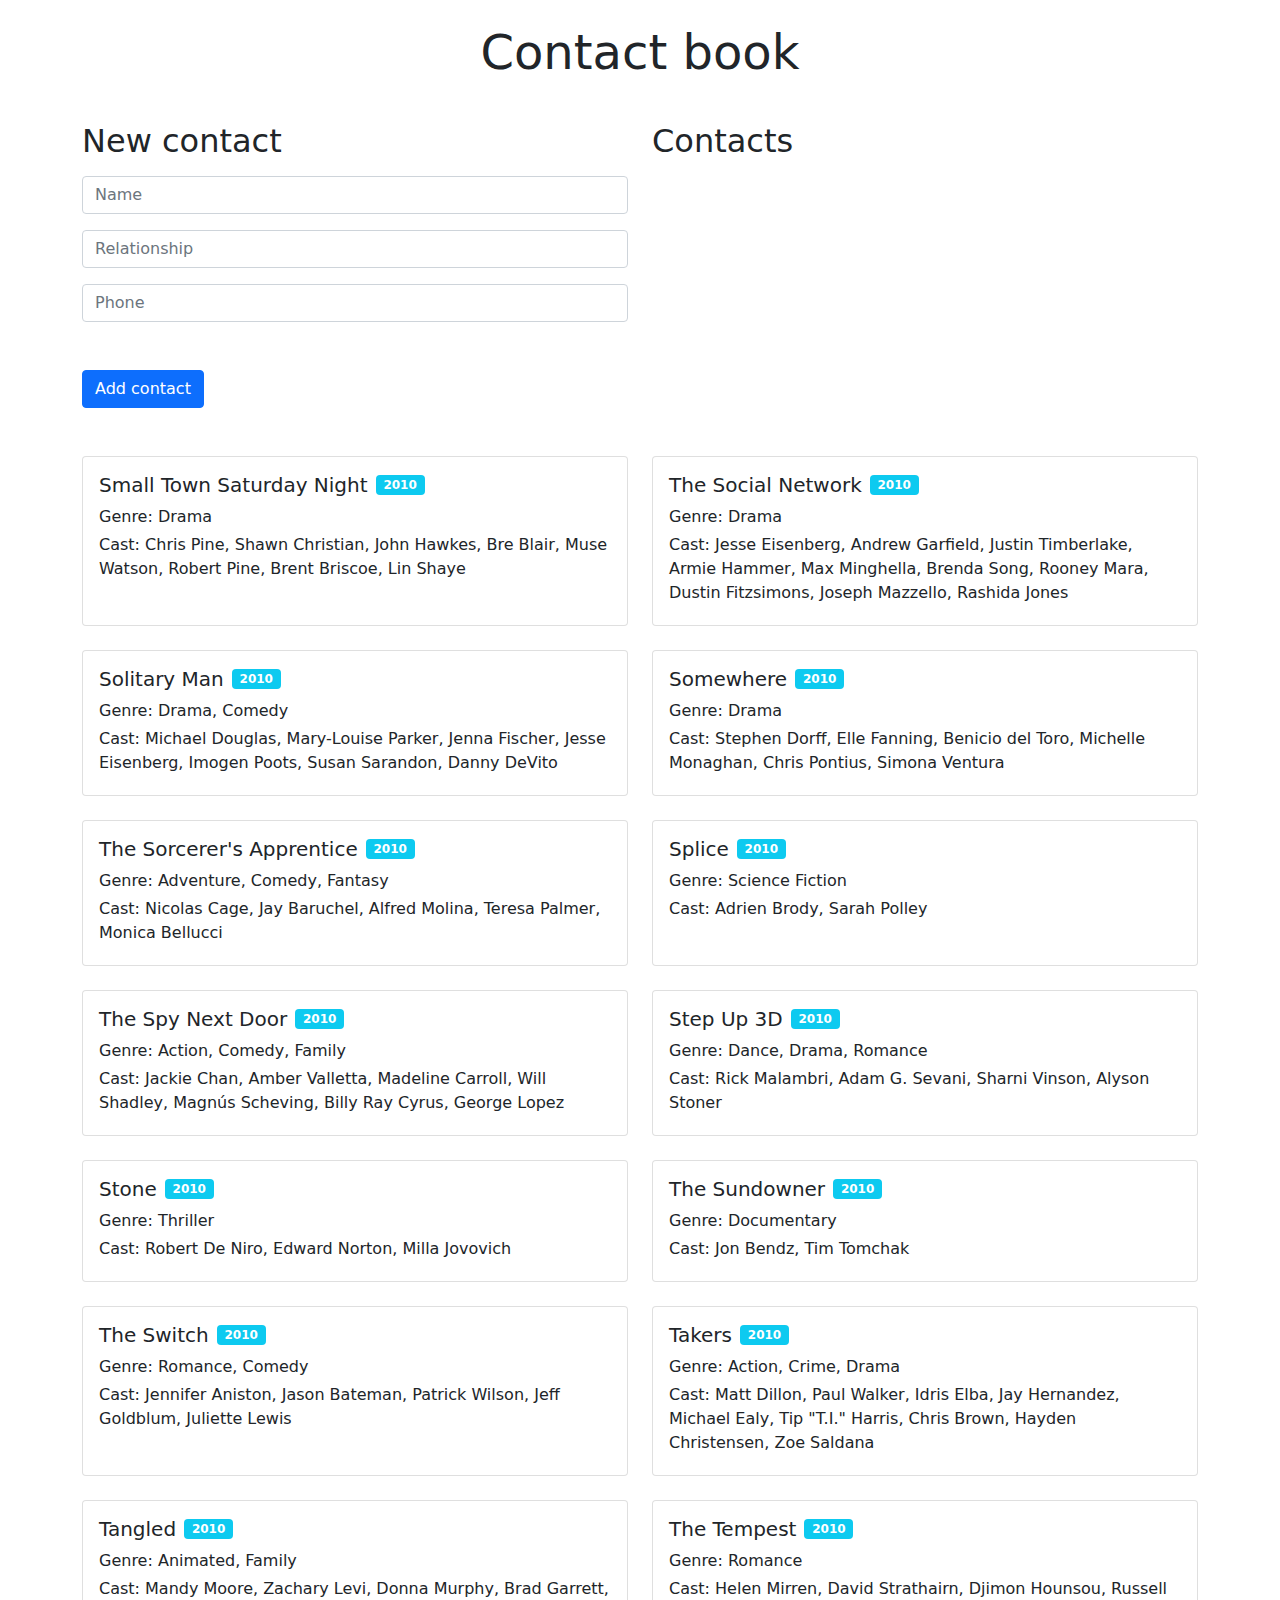
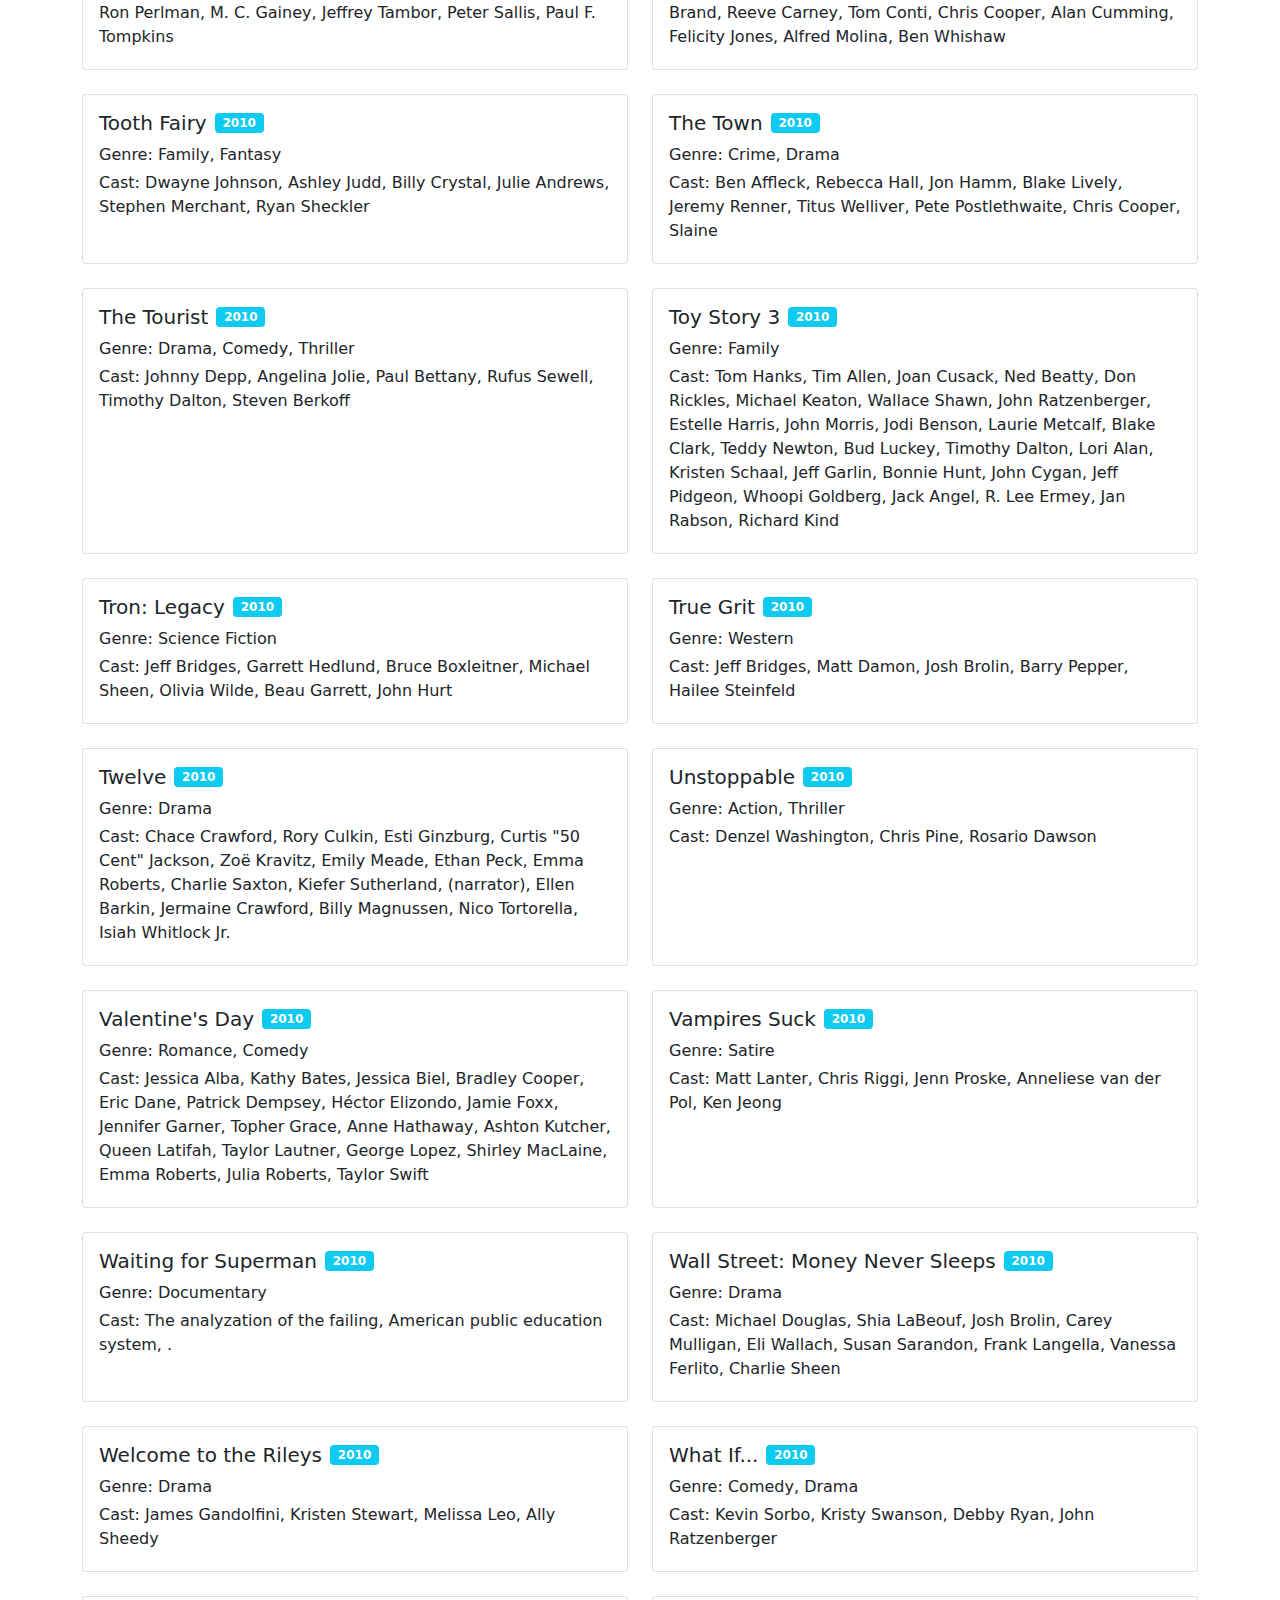
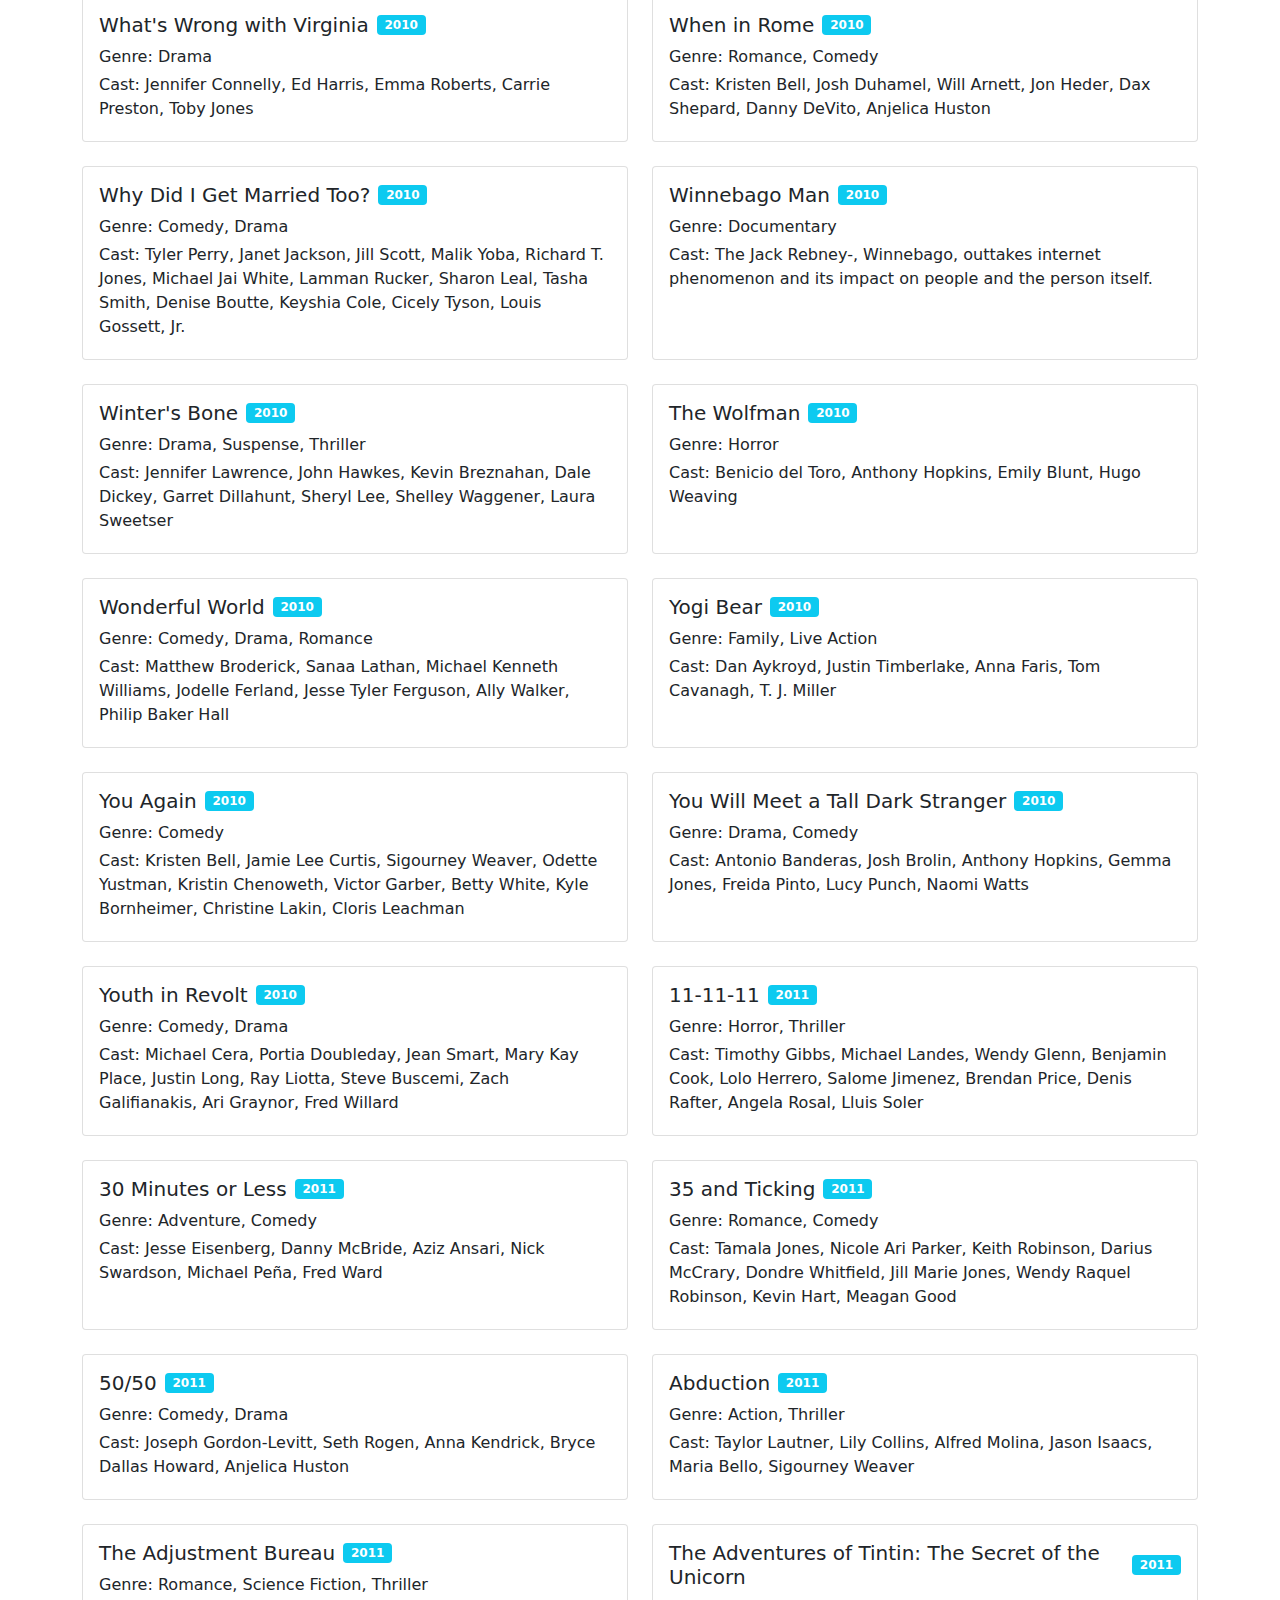
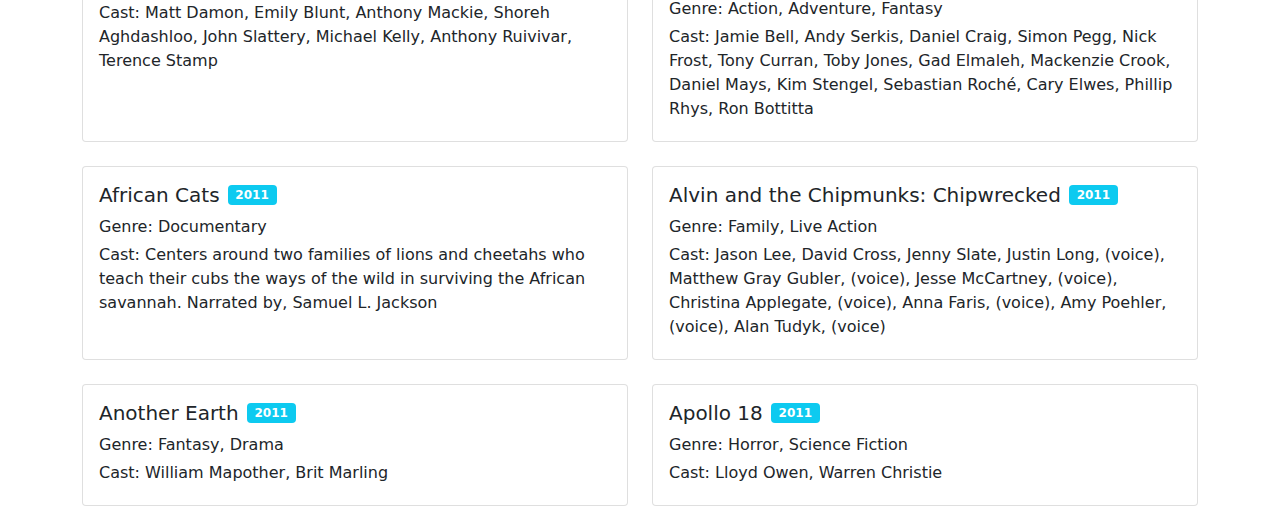
<file: dars.html>
<!DOCTYPE html>
<html lang="en">
<head>
  <meta charset="UTF-8">
  <meta http-equiv="X-UA-Compatible" content="IE=edge">
  <meta name="viewport" content="width=device-width, initial-scale=1.0">
  <title>JS lesson 6</title>
  <link rel="stylesheet" href="css/bootstrap5.min.css">
</head>
<body>

  <div class="container-lg">

    <header class="py-4 mb-3">
      <h1 class="display-5 mb-0 text-center">Contact book</h1>
    </header>


    <div class="row">
      <section class="col-md-6">
        <h2 class="mb-3">New contact</h2>

        <form class="js-new-contact-form" action="https://echo.htmlacademy.ru" method="POST">
          <div class="mb-3">
            <input class="form-control js-new-contact-name-input" type="text" name="name" placeholder="Name" aria-label="Name" required>
          </div>
          <div class="mb-3">
            <input class="form-control js-new-contact-relationship-input" type="text" list="relationship-list" name="relationship" placeholder="Relationship" aria-label="Relationship" required>

            <datalist id="relationship-list">
              <option>Family</option>
              <option>Friend</option>
              <option>Colleague</option>
              <option>Coursemate</option>
              <option>Classmate</option>
              <option>Apprentice</option>
            </datalist>
          </div>

          <div class="mb-3 position-relative mb-5 phone">
            <input class="phone-input form-control  js-new-contact-phone-input" type="tel" name="phone"
              placeholder="Phone"
              aria-label="Phone" pattern="\+[0-9]{2}[0-9]{3}[0-9]{3}[0-9]{4}" required>
              <span class="d-none phone-span text-danger small position-absolute">please enter proper</span>
          </div>

          <!-- Relationship -->
          <!-- Telefon -->
          <button class="btn btn-primary  mb-5">Add contact</button>
        </form>
      </section>

      <section class="contacts col-md-6">
        <h2 class="mb-3">Contacts</h2>

        <ul class="contacts__list list-group">
          <!-- <li class="list-group-item p-3">
            <h3 class="h5">Falonchi Pismadonchiyev</h3>
            <div class="mb-2">Lorem, ipsum dolor.</div>
            <a class="btn btn-outline-success btn-sm" href="tel:+998909213711">+998 90 921 37 11</a>
          </li> -->
        </ul>
      </section>
    </div>

  </div>

    <!--  KINO -->
    <div class="container">
      <div class="row movies">
        <!-- <div class="movie col-md-6 mb-4">

        </div> -->
      </div>
    </div>



    <template class="film">
      <div class="film-self col-md-6 mb-4">
        <div class="card h-100">
          <div class="card-body">
            <div class="d-flex align-items-center mb-2">
              <h3 class="film-name card-title h5 mb-0 me-2">Mickey Mouse</h3>
              <span class="film-year badge bg-info">2001</span>
            </div>
            <div class="mb-1">Genre: <span class="film-genre">Animation, Comedy</span></div>
            <div class="mb-1">Cast: <span class="film-actor">Bojalar, Millionchilar</span></div>
          </div>
        </div>
      </div>
    </template>

  <script src="js/bootstrap5.bundle.min.js"></script>
  <script src="js/kinolar.js"></script>
  <script src="js/dars.js"></script>
</body>
</html>
</file>
<file: css/bootstrap5.min.css>
@charset "UTF-8";/*!
 * Bootstrap v5.1.0 (https://getbootstrap.com/)
 * Copyright 2011-2021 The Bootstrap Authors
 * Copyright 2011-2021 Twitter, Inc.
 * Licensed under MIT (https://github.com/twbs/bootstrap/blob/main/LICENSE)
 */:root{--bs-blue:#0d6efd;--bs-indigo:#6610f2;--bs-purple:#6f42c1;--bs-pink:#d63384;--bs-red:#dc3545;--bs-orange:#fd7e14;--bs-yellow:#ffc107;--bs-green:#198754;--bs-teal:#20c997;--bs-cyan:#0dcaf0;--bs-white:#fff;--bs-gray:#6c757d;--bs-gray-dark:#343a40;--bs-gray-100:#f8f9fa;--bs-gray-200:#e9ecef;--bs-gray-300:#dee2e6;--bs-gray-400:#ced4da;--bs-gray-500:#adb5bd;--bs-gray-600:#6c757d;--bs-gray-700:#495057;--bs-gray-800:#343a40;--bs-gray-900:#212529;--bs-primary:#0d6efd;--bs-secondary:#6c757d;--bs-success:#198754;--bs-info:#0dcaf0;--bs-warning:#ffc107;--bs-danger:#dc3545;--bs-light:#f8f9fa;--bs-dark:#212529;--bs-primary-rgb:13,110,253;--bs-secondary-rgb:108,117,125;--bs-success-rgb:25,135,84;--bs-info-rgb:13,202,240;--bs-warning-rgb:255,193,7;--bs-danger-rgb:220,53,69;--bs-light-rgb:248,249,250;--bs-dark-rgb:33,37,41;--bs-white-rgb:255,255,255;--bs-black-rgb:0,0,0;--bs-body-rgb:33,37,41;--bs-font-sans-serif:system-ui,-apple-system,"Segoe UI",Roboto,"Helvetica Neue",Arial,"Noto Sans","Liberation Sans",sans-serif,"Apple Color Emoji","Segoe UI Emoji","Segoe UI Symbol","Noto Color Emoji";--bs-font-monospace:SFMono-Regular,Menlo,Monaco,Consolas,"Liberation Mono","Courier New",monospace;--bs-gradient:linear-gradient(180deg, rgba(255, 255, 255, 0.15), rgba(255, 255, 255, 0));--bs-body-font-family:var(--bs-font-sans-serif);--bs-body-font-size:1rem;--bs-body-font-weight:400;--bs-body-line-height:1.5;--bs-body-color:#212529;--bs-body-bg:#fff}*,::after,::before{box-sizing:border-box}@media (prefers-reduced-motion:no-preference){:root{scroll-behavior:smooth}}body{margin:0;font-family:var(--bs-body-font-family);font-size:var(--bs-body-font-size);font-weight:var(--bs-body-font-weight);line-height:var(--bs-body-line-height);color:var(--bs-body-color);text-align:var(--bs-body-text-align);background-color:var(--bs-body-bg);-webkit-text-size-adjust:100%;-webkit-tap-highlight-color:transparent}hr{margin:1rem 0;color:inherit;background-color:currentColor;border:0;opacity:.25}hr:not([size]){height:1px}.h1,.h2,.h3,.h4,.h5,.h6,h1,h2,h3,h4,h5,h6{margin-top:0;margin-bottom:.5rem;font-weight:500;line-height:1.2}.h1,h1{font-size:calc(1.375rem + 1.5vw)}@media (min-width:1200px){.h1,h1{font-size:2.5rem}}.h2,h2{font-size:calc(1.325rem + .9vw)}@media (min-width:1200px){.h2,h2{font-size:2rem}}.h3,h3{font-size:calc(1.3rem + .6vw)}@media (min-width:1200px){.h3,h3{font-size:1.75rem}}.h4,h4{font-size:calc(1.275rem + .3vw)}@media (min-width:1200px){.h4,h4{font-size:1.5rem}}.h5,h5{font-size:1.25rem}.h6,h6{font-size:1rem}p{margin-top:0;margin-bottom:1rem}abbr[data-bs-original-title],abbr[title]{-webkit-text-decoration:underline dotted;text-decoration:underline dotted;cursor:help;-webkit-text-decoration-skip-ink:none;text-decoration-skip-ink:none}address{margin-bottom:1rem;font-style:normal;line-height:inherit}ol,ul{padding-left:2rem}dl,ol,ul{margin-top:0;margin-bottom:1rem}ol ol,ol ul,ul ol,ul ul{margin-bottom:0}dt{font-weight:700}dd{margin-bottom:.5rem;margin-left:0}blockquote{margin:0 0 1rem}b,strong{font-weight:bolder}.small,small{font-size:.875em}.mark,mark{padding:.2em;background-color:#fcf8e3}sub,sup{position:relative;font-size:.75em;line-height:0;vertical-align:baseline}sub{bottom:-.25em}sup{top:-.5em}a{color:#0d6efd;text-decoration:underline}a:hover{color:#0a58ca}a:not([href]):not([class]),a:not([href]):not([class]):hover{color:inherit;text-decoration:none}code,kbd,pre,samp{font-family:var(--bs-font-monospace);font-size:1em;direction:ltr;unicode-bidi:bidi-override}pre{display:block;margin-top:0;margin-bottom:1rem;overflow:auto;font-size:.875em}pre code{font-size:inherit;color:inherit;word-break:normal}code{font-size:.875em;color:#d63384;word-wrap:break-word}a>code{color:inherit}kbd{padding:.2rem .4rem;font-size:.875em;color:#fff;background-color:#212529;border-radius:.2rem}kbd kbd{padding:0;font-size:1em;font-weight:700}figure{margin:0 0 1rem}img,svg{vertical-align:middle}table{caption-side:bottom;border-collapse:collapse}caption{padding-top:.5rem;padding-bottom:.5rem;color:#6c757d;text-align:left}th{text-align:inherit;text-align:-webkit-match-parent}tbody,td,tfoot,th,thead,tr{border-color:inherit;border-style:solid;border-width:0}label{display:inline-block}button{border-radius:0}button:focus:not(:focus-visible){outline:0}button,input,optgroup,select,textarea{margin:0;font-family:inherit;font-size:inherit;line-height:inherit}button,select{text-transform:none}[role=button]{cursor:pointer}select{word-wrap:normal}select:disabled{opacity:1}[list]::-webkit-calendar-picker-indicator{display:none}[type=button],[type=reset],[type=submit],button{-webkit-appearance:button}[type=button]:not(:disabled),[type=reset]:not(:disabled),[type=submit]:not(:disabled),button:not(:disabled){cursor:pointer}::-moz-focus-inner{padding:0;border-style:none}textarea{resize:vertical}fieldset{min-width:0;padding:0;margin:0;border:0}legend{float:left;width:100%;padding:0;margin-bottom:.5rem;font-size:calc(1.275rem + .3vw);line-height:inherit}@media (min-width:1200px){legend{font-size:1.5rem}}legend+*{clear:left}::-webkit-datetime-edit-day-field,::-webkit-datetime-edit-fields-wrapper,::-webkit-datetime-edit-hour-field,::-webkit-datetime-edit-minute,::-webkit-datetime-edit-month-field,::-webkit-datetime-edit-text,::-webkit-datetime-edit-year-field{padding:0}::-webkit-inner-spin-button{height:auto}[type=search]{outline-offset:-2px;-webkit-appearance:textfield}::-webkit-search-decoration{-webkit-appearance:none}::-webkit-color-swatch-wrapper{padding:0}::file-selector-button{font:inherit}::-webkit-file-upload-button{font:inherit;-webkit-appearance:button}output{display:inline-block}iframe{border:0}summary{display:list-item;cursor:pointer}progress{vertical-align:baseline}[hidden]{display:none!important}.lead{font-size:1.25rem;font-weight:300}.display-1{font-size:calc(1.625rem + 4.5vw);font-weight:300;line-height:1.2}@media (min-width:1200px){.display-1{font-size:5rem}}.display-2{font-size:calc(1.575rem + 3.9vw);font-weight:300;line-height:1.2}@media (min-width:1200px){.display-2{font-size:4.5rem}}.display-3{font-size:calc(1.525rem + 3.3vw);font-weight:300;line-height:1.2}@media (min-width:1200px){.display-3{font-size:4rem}}.display-4{font-size:calc(1.475rem + 2.7vw);font-weight:300;line-height:1.2}@media (min-width:1200px){.display-4{font-size:3.5rem}}.display-5{font-size:calc(1.425rem + 2.1vw);font-weight:300;line-height:1.2}@media (min-width:1200px){.display-5{font-size:3rem}}.display-6{font-size:calc(1.375rem + 1.5vw);font-weight:300;line-height:1.2}@media (min-width:1200px){.display-6{font-size:2.5rem}}.list-unstyled{padding-left:0;list-style:none}.list-inline{padding-left:0;list-style:none}.list-inline-item{display:inline-block}.list-inline-item:not(:last-child){margin-right:.5rem}.initialism{font-size:.875em;text-transform:uppercase}.blockquote{margin-bottom:1rem;font-size:1.25rem}.blockquote>:last-child{margin-bottom:0}.blockquote-footer{margin-top:-1rem;margin-bottom:1rem;font-size:.875em;color:#6c757d}.blockquote-footer::before{content:"— "}.img-fluid{max-width:100%;height:auto}.img-thumbnail{padding:.25rem;background-color:#fff;border:1px solid #dee2e6;border-radius:.25rem;max-width:100%;height:auto}.figure{display:inline-block}.figure-img{margin-bottom:.5rem;line-height:1}.figure-caption{font-size:.875em;color:#6c757d}.container,.container-fluid,.container-lg,.container-md,.container-sm,.container-xl,.container-xxl{width:100%;padding-right:var(--bs-gutter-x,.75rem);padding-left:var(--bs-gutter-x,.75rem);margin-right:auto;margin-left:auto}@media (min-width:576px){.container,.container-sm{max-width:540px}}@media (min-width:768px){.container,.container-md,.container-sm{max-width:720px}}@media (min-width:992px){.container,.container-lg,.container-md,.container-sm{max-width:960px}}@media (min-width:1200px){.container,.container-lg,.container-md,.container-sm,.container-xl{max-width:1140px}}@media (min-width:1400px){.container,.container-lg,.container-md,.container-sm,.container-xl,.container-xxl{max-width:1320px}}.row{--bs-gutter-x:1.5rem;--bs-gutter-y:0;display:flex;flex-wrap:wrap;margin-top:calc(var(--bs-gutter-y) * -1);margin-right:calc(var(--bs-gutter-x) * -.5);margin-left:calc(var(--bs-gutter-x) * -.5)}.row>*{flex-shrink:0;width:100%;max-width:100%;padding-right:calc(var(--bs-gutter-x) * .5);padding-left:calc(var(--bs-gutter-x) * .5);margin-top:var(--bs-gutter-y)}.col{flex:1 0 0%}.row-cols-auto>*{flex:0 0 auto;width:auto}.row-cols-1>*{flex:0 0 auto;width:100%}.row-cols-2>*{flex:0 0 auto;width:50%}.row-cols-3>*{flex:0 0 auto;width:33.3333333333%}.row-cols-4>*{flex:0 0 auto;width:25%}.row-cols-5>*{flex:0 0 auto;width:20%}.row-cols-6>*{flex:0 0 auto;width:16.6666666667%}.col-auto{flex:0 0 auto;width:auto}.col-1{flex:0 0 auto;width:8.33333333%}.col-2{flex:0 0 auto;width:16.66666667%}.col-3{flex:0 0 auto;width:25%}.col-4{flex:0 0 auto;width:33.33333333%}.col-5{flex:0 0 auto;width:41.66666667%}.col-6{flex:0 0 auto;width:50%}.col-7{flex:0 0 auto;width:58.33333333%}.col-8{flex:0 0 auto;width:66.66666667%}.col-9{flex:0 0 auto;width:75%}.col-10{flex:0 0 auto;width:83.33333333%}.col-11{flex:0 0 auto;width:91.66666667%}.col-12{flex:0 0 auto;width:100%}.offset-1{margin-left:8.33333333%}.offset-2{margin-left:16.66666667%}.offset-3{margin-left:25%}.offset-4{margin-left:33.33333333%}.offset-5{margin-left:41.66666667%}.offset-6{margin-left:50%}.offset-7{margin-left:58.33333333%}.offset-8{margin-left:66.66666667%}.offset-9{margin-left:75%}.offset-10{margin-left:83.33333333%}.offset-11{margin-left:91.66666667%}.g-0,.gx-0{--bs-gutter-x:0}.g-0,.gy-0{--bs-gutter-y:0}.g-1,.gx-1{--bs-gutter-x:0.25rem}.g-1,.gy-1{--bs-gutter-y:0.25rem}.g-2,.gx-2{--bs-gutter-x:0.5rem}.g-2,.gy-2{--bs-gutter-y:0.5rem}.g-3,.gx-3{--bs-gutter-x:1rem}.g-3,.gy-3{--bs-gutter-y:1rem}.g-4,.gx-4{--bs-gutter-x:1.5rem}.g-4,.gy-4{--bs-gutter-y:1.5rem}.g-5,.gx-5{--bs-gutter-x:3rem}.g-5,.gy-5{--bs-gutter-y:3rem}@media (min-width:576px){.col-sm{flex:1 0 0%}.row-cols-sm-auto>*{flex:0 0 auto;width:auto}.row-cols-sm-1>*{flex:0 0 auto;width:100%}.row-cols-sm-2>*{flex:0 0 auto;width:50%}.row-cols-sm-3>*{flex:0 0 auto;width:33.3333333333%}.row-cols-sm-4>*{flex:0 0 auto;width:25%}.row-cols-sm-5>*{flex:0 0 auto;width:20%}.row-cols-sm-6>*{flex:0 0 auto;width:16.6666666667%}.col-sm-auto{flex:0 0 auto;width:auto}.col-sm-1{flex:0 0 auto;width:8.33333333%}.col-sm-2{flex:0 0 auto;width:16.66666667%}.col-sm-3{flex:0 0 auto;width:25%}.col-sm-4{flex:0 0 auto;width:33.33333333%}.col-sm-5{flex:0 0 auto;width:41.66666667%}.col-sm-6{flex:0 0 auto;width:50%}.col-sm-7{flex:0 0 auto;width:58.33333333%}.col-sm-8{flex:0 0 auto;width:66.66666667%}.col-sm-9{flex:0 0 auto;width:75%}.col-sm-10{flex:0 0 auto;width:83.33333333%}.col-sm-11{flex:0 0 auto;width:91.66666667%}.col-sm-12{flex:0 0 auto;width:100%}.offset-sm-0{margin-left:0}.offset-sm-1{margin-left:8.33333333%}.offset-sm-2{margin-left:16.66666667%}.offset-sm-3{margin-left:25%}.offset-sm-4{margin-left:33.33333333%}.offset-sm-5{margin-left:41.66666667%}.offset-sm-6{margin-left:50%}.offset-sm-7{margin-left:58.33333333%}.offset-sm-8{margin-left:66.66666667%}.offset-sm-9{margin-left:75%}.offset-sm-10{margin-left:83.33333333%}.offset-sm-11{margin-left:91.66666667%}.g-sm-0,.gx-sm-0{--bs-gutter-x:0}.g-sm-0,.gy-sm-0{--bs-gutter-y:0}.g-sm-1,.gx-sm-1{--bs-gutter-x:0.25rem}.g-sm-1,.gy-sm-1{--bs-gutter-y:0.25rem}.g-sm-2,.gx-sm-2{--bs-gutter-x:0.5rem}.g-sm-2,.gy-sm-2{--bs-gutter-y:0.5rem}.g-sm-3,.gx-sm-3{--bs-gutter-x:1rem}.g-sm-3,.gy-sm-3{--bs-gutter-y:1rem}.g-sm-4,.gx-sm-4{--bs-gutter-x:1.5rem}.g-sm-4,.gy-sm-4{--bs-gutter-y:1.5rem}.g-sm-5,.gx-sm-5{--bs-gutter-x:3rem}.g-sm-5,.gy-sm-5{--bs-gutter-y:3rem}}@media (min-width:768px){.col-md{flex:1 0 0%}.row-cols-md-auto>*{flex:0 0 auto;width:auto}.row-cols-md-1>*{flex:0 0 auto;width:100%}.row-cols-md-2>*{flex:0 0 auto;width:50%}.row-cols-md-3>*{flex:0 0 auto;width:33.3333333333%}.row-cols-md-4>*{flex:0 0 auto;width:25%}.row-cols-md-5>*{flex:0 0 auto;width:20%}.row-cols-md-6>*{flex:0 0 auto;width:16.6666666667%}.col-md-auto{flex:0 0 auto;width:auto}.col-md-1{flex:0 0 auto;width:8.33333333%}.col-md-2{flex:0 0 auto;width:16.66666667%}.col-md-3{flex:0 0 auto;width:25%}.col-md-4{flex:0 0 auto;width:33.33333333%}.col-md-5{flex:0 0 auto;width:41.66666667%}.col-md-6{flex:0 0 auto;width:50%}.col-md-7{flex:0 0 auto;width:58.33333333%}.col-md-8{flex:0 0 auto;width:66.66666667%}.col-md-9{flex:0 0 auto;width:75%}.col-md-10{flex:0 0 auto;width:83.33333333%}.col-md-11{flex:0 0 auto;width:91.66666667%}.col-md-12{flex:0 0 auto;width:100%}.offset-md-0{margin-left:0}.offset-md-1{margin-left:8.33333333%}.offset-md-2{margin-left:16.66666667%}.offset-md-3{margin-left:25%}.offset-md-4{margin-left:33.33333333%}.offset-md-5{margin-left:41.66666667%}.offset-md-6{margin-left:50%}.offset-md-7{margin-left:58.33333333%}.offset-md-8{margin-left:66.66666667%}.offset-md-9{margin-left:75%}.offset-md-10{margin-left:83.33333333%}.offset-md-11{margin-left:91.66666667%}.g-md-0,.gx-md-0{--bs-gutter-x:0}.g-md-0,.gy-md-0{--bs-gutter-y:0}.g-md-1,.gx-md-1{--bs-gutter-x:0.25rem}.g-md-1,.gy-md-1{--bs-gutter-y:0.25rem}.g-md-2,.gx-md-2{--bs-gutter-x:0.5rem}.g-md-2,.gy-md-2{--bs-gutter-y:0.5rem}.g-md-3,.gx-md-3{--bs-gutter-x:1rem}.g-md-3,.gy-md-3{--bs-gutter-y:1rem}.g-md-4,.gx-md-4{--bs-gutter-x:1.5rem}.g-md-4,.gy-md-4{--bs-gutter-y:1.5rem}.g-md-5,.gx-md-5{--bs-gutter-x:3rem}.g-md-5,.gy-md-5{--bs-gutter-y:3rem}}@media (min-width:992px){.col-lg{flex:1 0 0%}.row-cols-lg-auto>*{flex:0 0 auto;width:auto}.row-cols-lg-1>*{flex:0 0 auto;width:100%}.row-cols-lg-2>*{flex:0 0 auto;width:50%}.row-cols-lg-3>*{flex:0 0 auto;width:33.3333333333%}.row-cols-lg-4>*{flex:0 0 auto;width:25%}.row-cols-lg-5>*{flex:0 0 auto;width:20%}.row-cols-lg-6>*{flex:0 0 auto;width:16.6666666667%}.col-lg-auto{flex:0 0 auto;width:auto}.col-lg-1{flex:0 0 auto;width:8.33333333%}.col-lg-2{flex:0 0 auto;width:16.66666667%}.col-lg-3{flex:0 0 auto;width:25%}.col-lg-4{flex:0 0 auto;width:33.33333333%}.col-lg-5{flex:0 0 auto;width:41.66666667%}.col-lg-6{flex:0 0 auto;width:50%}.col-lg-7{flex:0 0 auto;width:58.33333333%}.col-lg-8{flex:0 0 auto;width:66.66666667%}.col-lg-9{flex:0 0 auto;width:75%}.col-lg-10{flex:0 0 auto;width:83.33333333%}.col-lg-11{flex:0 0 auto;width:91.66666667%}.col-lg-12{flex:0 0 auto;width:100%}.offset-lg-0{margin-left:0}.offset-lg-1{margin-left:8.33333333%}.offset-lg-2{margin-left:16.66666667%}.offset-lg-3{margin-left:25%}.offset-lg-4{margin-left:33.33333333%}.offset-lg-5{margin-left:41.66666667%}.offset-lg-6{margin-left:50%}.offset-lg-7{margin-left:58.33333333%}.offset-lg-8{margin-left:66.66666667%}.offset-lg-9{margin-left:75%}.offset-lg-10{margin-left:83.33333333%}.offset-lg-11{margin-left:91.66666667%}.g-lg-0,.gx-lg-0{--bs-gutter-x:0}.g-lg-0,.gy-lg-0{--bs-gutter-y:0}.g-lg-1,.gx-lg-1{--bs-gutter-x:0.25rem}.g-lg-1,.gy-lg-1{--bs-gutter-y:0.25rem}.g-lg-2,.gx-lg-2{--bs-gutter-x:0.5rem}.g-lg-2,.gy-lg-2{--bs-gutter-y:0.5rem}.g-lg-3,.gx-lg-3{--bs-gutter-x:1rem}.g-lg-3,.gy-lg-3{--bs-gutter-y:1rem}.g-lg-4,.gx-lg-4{--bs-gutter-x:1.5rem}.g-lg-4,.gy-lg-4{--bs-gutter-y:1.5rem}.g-lg-5,.gx-lg-5{--bs-gutter-x:3rem}.g-lg-5,.gy-lg-5{--bs-gutter-y:3rem}}@media (min-width:1200px){.col-xl{flex:1 0 0%}.row-cols-xl-auto>*{flex:0 0 auto;width:auto}.row-cols-xl-1>*{flex:0 0 auto;width:100%}.row-cols-xl-2>*{flex:0 0 auto;width:50%}.row-cols-xl-3>*{flex:0 0 auto;width:33.3333333333%}.row-cols-xl-4>*{flex:0 0 auto;width:25%}.row-cols-xl-5>*{flex:0 0 auto;width:20%}.row-cols-xl-6>*{flex:0 0 auto;width:16.6666666667%}.col-xl-auto{flex:0 0 auto;width:auto}.col-xl-1{flex:0 0 auto;width:8.33333333%}.col-xl-2{flex:0 0 auto;width:16.66666667%}.col-xl-3{flex:0 0 auto;width:25%}.col-xl-4{flex:0 0 auto;width:33.33333333%}.col-xl-5{flex:0 0 auto;width:41.66666667%}.col-xl-6{flex:0 0 auto;width:50%}.col-xl-7{flex:0 0 auto;width:58.33333333%}.col-xl-8{flex:0 0 auto;width:66.66666667%}.col-xl-9{flex:0 0 auto;width:75%}.col-xl-10{flex:0 0 auto;width:83.33333333%}.col-xl-11{flex:0 0 auto;width:91.66666667%}.col-xl-12{flex:0 0 auto;width:100%}.offset-xl-0{margin-left:0}.offset-xl-1{margin-left:8.33333333%}.offset-xl-2{margin-left:16.66666667%}.offset-xl-3{margin-left:25%}.offset-xl-4{margin-left:33.33333333%}.offset-xl-5{margin-left:41.66666667%}.offset-xl-6{margin-left:50%}.offset-xl-7{margin-left:58.33333333%}.offset-xl-8{margin-left:66.66666667%}.offset-xl-9{margin-left:75%}.offset-xl-10{margin-left:83.33333333%}.offset-xl-11{margin-left:91.66666667%}.g-xl-0,.gx-xl-0{--bs-gutter-x:0}.g-xl-0,.gy-xl-0{--bs-gutter-y:0}.g-xl-1,.gx-xl-1{--bs-gutter-x:0.25rem}.g-xl-1,.gy-xl-1{--bs-gutter-y:0.25rem}.g-xl-2,.gx-xl-2{--bs-gutter-x:0.5rem}.g-xl-2,.gy-xl-2{--bs-gutter-y:0.5rem}.g-xl-3,.gx-xl-3{--bs-gutter-x:1rem}.g-xl-3,.gy-xl-3{--bs-gutter-y:1rem}.g-xl-4,.gx-xl-4{--bs-gutter-x:1.5rem}.g-xl-4,.gy-xl-4{--bs-gutter-y:1.5rem}.g-xl-5,.gx-xl-5{--bs-gutter-x:3rem}.g-xl-5,.gy-xl-5{--bs-gutter-y:3rem}}@media (min-width:1400px){.col-xxl{flex:1 0 0%}.row-cols-xxl-auto>*{flex:0 0 auto;width:auto}.row-cols-xxl-1>*{flex:0 0 auto;width:100%}.row-cols-xxl-2>*{flex:0 0 auto;width:50%}.row-cols-xxl-3>*{flex:0 0 auto;width:33.3333333333%}.row-cols-xxl-4>*{flex:0 0 auto;width:25%}.row-cols-xxl-5>*{flex:0 0 auto;width:20%}.row-cols-xxl-6>*{flex:0 0 auto;width:16.6666666667%}.col-xxl-auto{flex:0 0 auto;width:auto}.col-xxl-1{flex:0 0 auto;width:8.33333333%}.col-xxl-2{flex:0 0 auto;width:16.66666667%}.col-xxl-3{flex:0 0 auto;width:25%}.col-xxl-4{flex:0 0 auto;width:33.33333333%}.col-xxl-5{flex:0 0 auto;width:41.66666667%}.col-xxl-6{flex:0 0 auto;width:50%}.col-xxl-7{flex:0 0 auto;width:58.33333333%}.col-xxl-8{flex:0 0 auto;width:66.66666667%}.col-xxl-9{flex:0 0 auto;width:75%}.col-xxl-10{flex:0 0 auto;width:83.33333333%}.col-xxl-11{flex:0 0 auto;width:91.66666667%}.col-xxl-12{flex:0 0 auto;width:100%}.offset-xxl-0{margin-left:0}.offset-xxl-1{margin-left:8.33333333%}.offset-xxl-2{margin-left:16.66666667%}.offset-xxl-3{margin-left:25%}.offset-xxl-4{margin-left:33.33333333%}.offset-xxl-5{margin-left:41.66666667%}.offset-xxl-6{margin-left:50%}.offset-xxl-7{margin-left:58.33333333%}.offset-xxl-8{margin-left:66.66666667%}.offset-xxl-9{margin-left:75%}.offset-xxl-10{margin-left:83.33333333%}.offset-xxl-11{margin-left:91.66666667%}.g-xxl-0,.gx-xxl-0{--bs-gutter-x:0}.g-xxl-0,.gy-xxl-0{--bs-gutter-y:0}.g-xxl-1,.gx-xxl-1{--bs-gutter-x:0.25rem}.g-xxl-1,.gy-xxl-1{--bs-gutter-y:0.25rem}.g-xxl-2,.gx-xxl-2{--bs-gutter-x:0.5rem}.g-xxl-2,.gy-xxl-2{--bs-gutter-y:0.5rem}.g-xxl-3,.gx-xxl-3{--bs-gutter-x:1rem}.g-xxl-3,.gy-xxl-3{--bs-gutter-y:1rem}.g-xxl-4,.gx-xxl-4{--bs-gutter-x:1.5rem}.g-xxl-4,.gy-xxl-4{--bs-gutter-y:1.5rem}.g-xxl-5,.gx-xxl-5{--bs-gutter-x:3rem}.g-xxl-5,.gy-xxl-5{--bs-gutter-y:3rem}}.table{--bs-table-bg:transparent;--bs-table-accent-bg:transparent;--bs-table-striped-color:#212529;--bs-table-striped-bg:rgba(0, 0, 0, 0.05);--bs-table-active-color:#212529;--bs-table-active-bg:rgba(0, 0, 0, 0.1);--bs-table-hover-color:#212529;--bs-table-hover-bg:rgba(0, 0, 0, 0.075);width:100%;margin-bottom:1rem;color:#212529;vertical-align:top;border-color:#dee2e6}.table>:not(caption)>*>*{padding:.5rem .5rem;background-color:var(--bs-table-bg);border-bottom-width:1px;box-shadow:inset 0 0 0 9999px var(--bs-table-accent-bg)}.table>tbody{vertical-align:inherit}.table>thead{vertical-align:bottom}.table>:not(:last-child)>:last-child>*{border-bottom-color:currentColor}.caption-top{caption-side:top}.table-sm>:not(caption)>*>*{padding:.25rem .25rem}.table-bordered>:not(caption)>*{border-width:1px 0}.table-bordered>:not(caption)>*>*{border-width:0 1px}.table-borderless>:not(caption)>*>*{border-bottom-width:0}.table-striped>tbody>tr:nth-of-type(odd){--bs-table-accent-bg:var(--bs-table-striped-bg);color:var(--bs-table-striped-color)}.table-active{--bs-table-accent-bg:var(--bs-table-active-bg);color:var(--bs-table-active-color)}.table-hover>tbody>tr:hover{--bs-table-accent-bg:var(--bs-table-hover-bg);color:var(--bs-table-hover-color)}.table-primary{--bs-table-bg:#cfe2ff;--bs-table-striped-bg:#c5d7f2;--bs-table-striped-color:#000;--bs-table-active-bg:#bacbe6;--bs-table-active-color:#000;--bs-table-hover-bg:#bfd1ec;--bs-table-hover-color:#000;color:#000;border-color:#bacbe6}.table-secondary{--bs-table-bg:#e2e3e5;--bs-table-striped-bg:#d7d8da;--bs-table-striped-color:#000;--bs-table-active-bg:#cbccce;--bs-table-active-color:#000;--bs-table-hover-bg:#d1d2d4;--bs-table-hover-color:#000;color:#000;border-color:#cbccce}.table-success{--bs-table-bg:#d1e7dd;--bs-table-striped-bg:#c7dbd2;--bs-table-striped-color:#000;--bs-table-active-bg:#bcd0c7;--bs-table-active-color:#000;--bs-table-hover-bg:#c1d6cc;--bs-table-hover-color:#000;color:#000;border-color:#bcd0c7}.table-info{--bs-table-bg:#cff4fc;--bs-table-striped-bg:#c5e8ef;--bs-table-striped-color:#000;--bs-table-active-bg:#badce3;--bs-table-active-color:#000;--bs-table-hover-bg:#bfe2e9;--bs-table-hover-color:#000;color:#000;border-color:#badce3}.table-warning{--bs-table-bg:#fff3cd;--bs-table-striped-bg:#f2e7c3;--bs-table-striped-color:#000;--bs-table-active-bg:#e6dbb9;--bs-table-active-color:#000;--bs-table-hover-bg:#ece1be;--bs-table-hover-color:#000;color:#000;border-color:#e6dbb9}.table-danger{--bs-table-bg:#f8d7da;--bs-table-striped-bg:#eccccf;--bs-table-striped-color:#000;--bs-table-active-bg:#dfc2c4;--bs-table-active-color:#000;--bs-table-hover-bg:#e5c7ca;--bs-table-hover-color:#000;color:#000;border-color:#dfc2c4}.table-light{--bs-table-bg:#f8f9fa;--bs-table-striped-bg:#ecedee;--bs-table-striped-color:#000;--bs-table-active-bg:#dfe0e1;--bs-table-active-color:#000;--bs-table-hover-bg:#e5e6e7;--bs-table-hover-color:#000;color:#000;border-color:#dfe0e1}.table-dark{--bs-table-bg:#212529;--bs-table-striped-bg:#2c3034;--bs-table-striped-color:#fff;--bs-table-active-bg:#373b3e;--bs-table-active-color:#fff;--bs-table-hover-bg:#323539;--bs-table-hover-color:#fff;color:#fff;border-color:#373b3e}.table-responsive{overflow-x:auto;-webkit-overflow-scrolling:touch}@media (max-width:575.98px){.table-responsive-sm{overflow-x:auto;-webkit-overflow-scrolling:touch}}@media (max-width:767.98px){.table-responsive-md{overflow-x:auto;-webkit-overflow-scrolling:touch}}@media (max-width:991.98px){.table-responsive-lg{overflow-x:auto;-webkit-overflow-scrolling:touch}}@media (max-width:1199.98px){.table-responsive-xl{overflow-x:auto;-webkit-overflow-scrolling:touch}}@media (max-width:1399.98px){.table-responsive-xxl{overflow-x:auto;-webkit-overflow-scrolling:touch}}.form-label{margin-bottom:.5rem}.col-form-label{padding-top:calc(.375rem + 1px);padding-bottom:calc(.375rem + 1px);margin-bottom:0;font-size:inherit;line-height:1.5}.col-form-label-lg{padding-top:calc(.5rem + 1px);padding-bottom:calc(.5rem + 1px);font-size:1.25rem}.col-form-label-sm{padding-top:calc(.25rem + 1px);padding-bottom:calc(.25rem + 1px);font-size:.875rem}.form-text{margin-top:.25rem;font-size:.875em;color:#6c757d}.form-control{display:block;width:100%;padding:.375rem .75rem;font-size:1rem;font-weight:400;line-height:1.5;color:#212529;background-color:#fff;background-clip:padding-box;border:1px solid #ced4da;-webkit-appearance:none;-moz-appearance:none;appearance:none;border-radius:.25rem;transition:border-color .15s ease-in-out,box-shadow .15s ease-in-out}@media (prefers-reduced-motion:reduce){.form-control{transition:none}}.form-control[type=file]{overflow:hidden}.form-control[type=file]:not(:disabled):not([readonly]){cursor:pointer}.form-control:focus{color:#212529;background-color:#fff;border-color:#86b7fe;outline:0;box-shadow:0 0 0 .25rem rgba(13,110,253,.25)}.form-control::-webkit-date-and-time-value{height:1.5em}.form-control::-moz-placeholder{color:#6c757d;opacity:1}.form-control::placeholder{color:#6c757d;opacity:1}.form-control:disabled,.form-control[readonly]{background-color:#e9ecef;opacity:1}.form-control::file-selector-button{padding:.375rem .75rem;margin:-.375rem -.75rem;-webkit-margin-end:.75rem;margin-inline-end:.75rem;color:#212529;background-color:#e9ecef;pointer-events:none;border-color:inherit;border-style:solid;border-width:0;border-inline-end-width:1px;border-radius:0;transition:color .15s ease-in-out,background-color .15s ease-in-out,border-color .15s ease-in-out,box-shadow .15s ease-in-out}@media (prefers-reduced-motion:reduce){.form-control::file-selector-button{transition:none}}.form-control:hover:not(:disabled):not([readonly])::file-selector-button{background-color:#dde0e3}.form-control::-webkit-file-upload-button{padding:.375rem .75rem;margin:-.375rem -.75rem;-webkit-margin-end:.75rem;margin-inline-end:.75rem;color:#212529;background-color:#e9ecef;pointer-events:none;border-color:inherit;border-style:solid;border-width:0;border-inline-end-width:1px;border-radius:0;-webkit-transition:color .15s ease-in-out,background-color .15s ease-in-out,border-color .15s ease-in-out,box-shadow .15s ease-in-out;transition:color .15s ease-in-out,background-color .15s ease-in-out,border-color .15s ease-in-out,box-shadow .15s ease-in-out}@media (prefers-reduced-motion:reduce){.form-control::-webkit-file-upload-button{-webkit-transition:none;transition:none}}.form-control:hover:not(:disabled):not([readonly])::-webkit-file-upload-button{background-color:#dde0e3}.form-control-plaintext{display:block;width:100%;padding:.375rem 0;margin-bottom:0;line-height:1.5;color:#212529;background-color:transparent;border:solid transparent;border-width:1px 0}.form-control-plaintext.form-control-lg,.form-control-plaintext.form-control-sm{padding-right:0;padding-left:0}.form-control-sm{min-height:calc(1.5em + .5rem + 2px);padding:.25rem .5rem;font-size:.875rem;border-radius:.2rem}.form-control-sm::file-selector-button{padding:.25rem .5rem;margin:-.25rem -.5rem;-webkit-margin-end:.5rem;margin-inline-end:.5rem}.form-control-sm::-webkit-file-upload-button{padding:.25rem .5rem;margin:-.25rem -.5rem;-webkit-margin-end:.5rem;margin-inline-end:.5rem}.form-control-lg{min-height:calc(1.5em + 1rem + 2px);padding:.5rem 1rem;font-size:1.25rem;border-radius:.3rem}.form-control-lg::file-selector-button{padding:.5rem 1rem;margin:-.5rem -1rem;-webkit-margin-end:1rem;margin-inline-end:1rem}.form-control-lg::-webkit-file-upload-button{padding:.5rem 1rem;margin:-.5rem -1rem;-webkit-margin-end:1rem;margin-inline-end:1rem}textarea.form-control{min-height:calc(1.5em + .75rem + 2px)}textarea.form-control-sm{min-height:calc(1.5em + .5rem + 2px)}textarea.form-control-lg{min-height:calc(1.5em + 1rem + 2px)}.form-control-color{width:3rem;height:auto;padding:.375rem}.form-control-color:not(:disabled):not([readonly]){cursor:pointer}.form-control-color::-moz-color-swatch{height:1.5em;border-radius:.25rem}.form-control-color::-webkit-color-swatch{height:1.5em;border-radius:.25rem}.form-select{display:block;width:100%;padding:.375rem 2.25rem .375rem .75rem;-moz-padding-start:calc(0.75rem - 3px);font-size:1rem;font-weight:400;line-height:1.5;color:#212529;background-color:#fff;background-image:url("data:image/svg+xml,%3csvg xmlns='http://www.w3.org/2000/svg' viewBox='0 0 16 16'%3e%3cpath fill='none' stroke='%23343a40' stroke-linecap='round' stroke-linejoin='round' stroke-width='2' d='M2 5l6 6 6-6'/%3e%3c/svg%3e");background-repeat:no-repeat;background-position:right .75rem center;background-size:16px 12px;border:1px solid #ced4da;border-radius:.25rem;transition:border-color .15s ease-in-out,box-shadow .15s ease-in-out;-webkit-appearance:none;-moz-appearance:none;appearance:none}@media (prefers-reduced-motion:reduce){.form-select{transition:none}}.form-select:focus{border-color:#86b7fe;outline:0;box-shadow:0 0 0 .25rem rgba(13,110,253,.25)}.form-select[multiple],.form-select[size]:not([size="1"]){padding-right:.75rem;background-image:none}.form-select:disabled{background-color:#e9ecef}.form-select:-moz-focusring{color:transparent;text-shadow:0 0 0 #212529}.form-select-sm{padding-top:.25rem;padding-bottom:.25rem;padding-left:.5rem;font-size:.875rem}.form-select-lg{padding-top:.5rem;padding-bottom:.5rem;padding-left:1rem;font-size:1.25rem}.form-check{display:block;min-height:1.5rem;padding-left:1.5em;margin-bottom:.125rem}.form-check .form-check-input{float:left;margin-left:-1.5em}.form-check-input{width:1em;height:1em;margin-top:.25em;vertical-align:top;background-color:#fff;background-repeat:no-repeat;background-position:center;background-size:contain;border:1px solid rgba(0,0,0,.25);-webkit-appearance:none;-moz-appearance:none;appearance:none;-webkit-print-color-adjust:exact;color-adjust:exact}.form-check-input[type=checkbox]{border-radius:.25em}.form-check-input[type=radio]{border-radius:50%}.form-check-input:active{filter:brightness(90%)}.form-check-input:focus{border-color:#86b7fe;outline:0;box-shadow:0 0 0 .25rem rgba(13,110,253,.25)}.form-check-input:checked{background-color:#0d6efd;border-color:#0d6efd}.form-check-input:checked[type=checkbox]{background-image:url("data:image/svg+xml,%3csvg xmlns='http://www.w3.org/2000/svg' viewBox='0 0 20 20'%3e%3cpath fill='none' stroke='%23fff' stroke-linecap='round' stroke-linejoin='round' stroke-width='3' d='M6 10l3 3l6-6'/%3e%3c/svg%3e")}.form-check-input:checked[type=radio]{background-image:url("data:image/svg+xml,%3csvg xmlns='http://www.w3.org/2000/svg' viewBox='-4 -4 8 8'%3e%3ccircle r='2' fill='%23fff'/%3e%3c/svg%3e")}.form-check-input[type=checkbox]:indeterminate{background-color:#0d6efd;border-color:#0d6efd;background-image:url("data:image/svg+xml,%3csvg xmlns='http://www.w3.org/2000/svg' viewBox='0 0 20 20'%3e%3cpath fill='none' stroke='%23fff' stroke-linecap='round' stroke-linejoin='round' stroke-width='3' d='M6 10h8'/%3e%3c/svg%3e")}.form-check-input:disabled{pointer-events:none;filter:none;opacity:.5}.form-check-input:disabled~.form-check-label,.form-check-input[disabled]~.form-check-label{opacity:.5}.form-switch{padding-left:2.5em}.form-switch .form-check-input{width:2em;margin-left:-2.5em;background-image:url("data:image/svg+xml,%3csvg xmlns='http://www.w3.org/2000/svg' viewBox='-4 -4 8 8'%3e%3ccircle r='3' fill='rgba%280, 0, 0, 0.25%29'/%3e%3c/svg%3e");background-position:left center;border-radius:2em;transition:background-position .15s ease-in-out}@media (prefers-reduced-motion:reduce){.form-switch .form-check-input{transition:none}}.form-switch .form-check-input:focus{background-image:url("data:image/svg+xml,%3csvg xmlns='http://www.w3.org/2000/svg' viewBox='-4 -4 8 8'%3e%3ccircle r='3' fill='%2386b7fe'/%3e%3c/svg%3e")}.form-switch .form-check-input:checked{background-position:right center;background-image:url("data:image/svg+xml,%3csvg xmlns='http://www.w3.org/2000/svg' viewBox='-4 -4 8 8'%3e%3ccircle r='3' fill='%23fff'/%3e%3c/svg%3e")}.form-check-inline{display:inline-block;margin-right:1rem}.btn-check{position:absolute;clip:rect(0,0,0,0);pointer-events:none}.btn-check:disabled+.btn,.btn-check[disabled]+.btn{pointer-events:none;filter:none;opacity:.65}.form-range{width:100%;height:1.5rem;padding:0;background-color:transparent;-webkit-appearance:none;-moz-appearance:none;appearance:none}.form-range:focus{outline:0}.form-range:focus::-webkit-slider-thumb{box-shadow:0 0 0 1px #fff,0 0 0 .25rem rgba(13,110,253,.25)}.form-range:focus::-moz-range-thumb{box-shadow:0 0 0 1px #fff,0 0 0 .25rem rgba(13,110,253,.25)}.form-range::-moz-focus-outer{border:0}.form-range::-webkit-slider-thumb{width:1rem;height:1rem;margin-top:-.25rem;background-color:#0d6efd;border:0;border-radius:1rem;-webkit-transition:background-color .15s ease-in-out,border-color .15s ease-in-out,box-shadow .15s ease-in-out;transition:background-color .15s ease-in-out,border-color .15s ease-in-out,box-shadow .15s ease-in-out;-webkit-appearance:none;appearance:none}@media (prefers-reduced-motion:reduce){.form-range::-webkit-slider-thumb{-webkit-transition:none;transition:none}}.form-range::-webkit-slider-thumb:active{background-color:#b6d4fe}.form-range::-webkit-slider-runnable-track{width:100%;height:.5rem;color:transparent;cursor:pointer;background-color:#dee2e6;border-color:transparent;border-radius:1rem}.form-range::-moz-range-thumb{width:1rem;height:1rem;background-color:#0d6efd;border:0;border-radius:1rem;-moz-transition:background-color .15s ease-in-out,border-color .15s ease-in-out,box-shadow .15s ease-in-out;transition:background-color .15s ease-in-out,border-color .15s ease-in-out,box-shadow .15s ease-in-out;-moz-appearance:none;appearance:none}@media (prefers-reduced-motion:reduce){.form-range::-moz-range-thumb{-moz-transition:none;transition:none}}.form-range::-moz-range-thumb:active{background-color:#b6d4fe}.form-range::-moz-range-track{width:100%;height:.5rem;color:transparent;cursor:pointer;background-color:#dee2e6;border-color:transparent;border-radius:1rem}.form-range:disabled{pointer-events:none}.form-range:disabled::-webkit-slider-thumb{background-color:#adb5bd}.form-range:disabled::-moz-range-thumb{background-color:#adb5bd}.form-floating{position:relative}.form-floating>.form-control,.form-floating>.form-select{height:calc(3.5rem + 2px);line-height:1.25}.form-floating>label{position:absolute;top:0;left:0;height:100%;padding:1rem .75rem;pointer-events:none;border:1px solid transparent;transform-origin:0 0;transition:opacity .1s ease-in-out,transform .1s ease-in-out}@media (prefers-reduced-motion:reduce){.form-floating>label{transition:none}}.form-floating>.form-control{padding:1rem .75rem}.form-floating>.form-control::-moz-placeholder{color:transparent}.form-floating>.form-control::placeholder{color:transparent}.form-floating>.form-control:not(:-moz-placeholder-shown){padding-top:1.625rem;padding-bottom:.625rem}.form-floating>.form-control:focus,.form-floating>.form-control:not(:placeholder-shown){padding-top:1.625rem;padding-bottom:.625rem}.form-floating>.form-control:-webkit-autofill{padding-top:1.625rem;padding-bottom:.625rem}.form-floating>.form-select{padding-top:1.625rem;padding-bottom:.625rem}.form-floating>.form-control:not(:-moz-placeholder-shown)~label{opacity:.65;transform:scale(.85) translateY(-.5rem) translateX(.15rem)}.form-floating>.form-control:focus~label,.form-floating>.form-control:not(:placeholder-shown)~label,.form-floating>.form-select~label{opacity:.65;transform:scale(.85) translateY(-.5rem) translateX(.15rem)}.form-floating>.form-control:-webkit-autofill~label{opacity:.65;transform:scale(.85) translateY(-.5rem) translateX(.15rem)}.input-group{position:relative;display:flex;flex-wrap:wrap;align-items:stretch;width:100%}.input-group>.form-control,.input-group>.form-select{position:relative;flex:1 1 auto;width:1%;min-width:0}.input-group>.form-control:focus,.input-group>.form-select:focus{z-index:3}.input-group .btn{position:relative;z-index:2}.input-group .btn:focus{z-index:3}.input-group-text{display:flex;align-items:center;padding:.375rem .75rem;font-size:1rem;font-weight:400;line-height:1.5;color:#212529;text-align:center;white-space:nowrap;background-color:#e9ecef;border:1px solid #ced4da;border-radius:.25rem}.input-group-lg>.btn,.input-group-lg>.form-control,.input-group-lg>.form-select,.input-group-lg>.input-group-text{padding:.5rem 1rem;font-size:1.25rem;border-radius:.3rem}.input-group-sm>.btn,.input-group-sm>.form-control,.input-group-sm>.form-select,.input-group-sm>.input-group-text{padding:.25rem .5rem;font-size:.875rem;border-radius:.2rem}.input-group-lg>.form-select,.input-group-sm>.form-select{padding-right:3rem}.input-group:not(.has-validation)>.dropdown-toggle:nth-last-child(n+3),.input-group:not(.has-validation)>:not(:last-child):not(.dropdown-toggle):not(.dropdown-menu){border-top-right-radius:0;border-bottom-right-radius:0}.input-group.has-validation>.dropdown-toggle:nth-last-child(n+4),.input-group.has-validation>:nth-last-child(n+3):not(.dropdown-toggle):not(.dropdown-menu){border-top-right-radius:0;border-bottom-right-radius:0}.input-group>:not(:first-child):not(.dropdown-menu):not(.valid-tooltip):not(.valid-feedback):not(.invalid-tooltip):not(.invalid-feedback){margin-left:-1px;border-top-left-radius:0;border-bottom-left-radius:0}.valid-feedback{display:none;width:100%;margin-top:.25rem;font-size:.875em;color:#198754}.valid-tooltip{position:absolute;top:100%;z-index:5;display:none;max-width:100%;padding:.25rem .5rem;margin-top:.1rem;font-size:.875rem;color:#fff;background-color:rgba(25,135,84,.9);border-radius:.25rem}.is-valid~.valid-feedback,.is-valid~.valid-tooltip,.was-validated :valid~.valid-feedback,.was-validated :valid~.valid-tooltip{display:block}.form-control.is-valid,.was-validated .form-control:valid{border-color:#198754;padding-right:calc(1.5em + .75rem);background-image:url("data:image/svg+xml,%3csvg xmlns='http://www.w3.org/2000/svg' viewBox='0 0 8 8'%3e%3cpath fill='%23198754' d='M2.3 6.73L.6 4.53c-.4-1.04.46-1.4 1.1-.8l1.1 1.4 3.4-3.8c.6-.63 1.6-.27 1.2.7l-4 4.6c-.43.5-.8.4-1.1.1z'/%3e%3c/svg%3e");background-repeat:no-repeat;background-position:right calc(.375em + .1875rem) center;background-size:calc(.75em + .375rem) calc(.75em + .375rem)}.form-control.is-valid:focus,.was-validated .form-control:valid:focus{border-color:#198754;box-shadow:0 0 0 .25rem rgba(25,135,84,.25)}.was-validated textarea.form-control:valid,textarea.form-control.is-valid{padding-right:calc(1.5em + .75rem);background-position:top calc(.375em + .1875rem) right calc(.375em + .1875rem)}.form-select.is-valid,.was-validated .form-select:valid{border-color:#198754}.form-select.is-valid:not([multiple]):not([size]),.form-select.is-valid:not([multiple])[size="1"],.was-validated .form-select:valid:not([multiple]):not([size]),.was-validated .form-select:valid:not([multiple])[size="1"]{padding-right:4.125rem;background-image:url("data:image/svg+xml,%3csvg xmlns='http://www.w3.org/2000/svg' viewBox='0 0 16 16'%3e%3cpath fill='none' stroke='%23343a40' stroke-linecap='round' stroke-linejoin='round' stroke-width='2' d='M2 5l6 6 6-6'/%3e%3c/svg%3e"),url("data:image/svg+xml,%3csvg xmlns='http://www.w3.org/2000/svg' viewBox='0 0 8 8'%3e%3cpath fill='%23198754' d='M2.3 6.73L.6 4.53c-.4-1.04.46-1.4 1.1-.8l1.1 1.4 3.4-3.8c.6-.63 1.6-.27 1.2.7l-4 4.6c-.43.5-.8.4-1.1.1z'/%3e%3c/svg%3e");background-position:right .75rem center,center right 2.25rem;background-size:16px 12px,calc(.75em + .375rem) calc(.75em + .375rem)}.form-select.is-valid:focus,.was-validated .form-select:valid:focus{border-color:#198754;box-shadow:0 0 0 .25rem rgba(25,135,84,.25)}.form-check-input.is-valid,.was-validated .form-check-input:valid{border-color:#198754}.form-check-input.is-valid:checked,.was-validated .form-check-input:valid:checked{background-color:#198754}.form-check-input.is-valid:focus,.was-validated .form-check-input:valid:focus{box-shadow:0 0 0 .25rem rgba(25,135,84,.25)}.form-check-input.is-valid~.form-check-label,.was-validated .form-check-input:valid~.form-check-label{color:#198754}.form-check-inline .form-check-input~.valid-feedback{margin-left:.5em}.input-group .form-control.is-valid,.input-group .form-select.is-valid,.was-validated .input-group .form-control:valid,.was-validated .input-group .form-select:valid{z-index:1}.input-group .form-control.is-valid:focus,.input-group .form-select.is-valid:focus,.was-validated .input-group .form-control:valid:focus,.was-validated .input-group .form-select:valid:focus{z-index:3}.invalid-feedback{display:none;width:100%;margin-top:.25rem;font-size:.875em;color:#dc3545}.invalid-tooltip{position:absolute;top:100%;z-index:5;display:none;max-width:100%;padding:.25rem .5rem;margin-top:.1rem;font-size:.875rem;color:#fff;background-color:rgba(220,53,69,.9);border-radius:.25rem}.is-invalid~.invalid-feedback,.is-invalid~.invalid-tooltip,.was-validated :invalid~.invalid-feedback,.was-validated :invalid~.invalid-tooltip{display:block}.form-control.is-invalid,.was-validated .form-control:invalid{border-color:#dc3545;padding-right:calc(1.5em + .75rem);background-image:url("data:image/svg+xml,%3csvg xmlns='http://www.w3.org/2000/svg' viewBox='0 0 12 12' width='12' height='12' fill='none' stroke='%23dc3545'%3e%3ccircle cx='6' cy='6' r='4.5'/%3e%3cpath stroke-linejoin='round' d='M5.8 3.6h.4L6 6.5z'/%3e%3ccircle cx='6' cy='8.2' r='.6' fill='%23dc3545' stroke='none'/%3e%3c/svg%3e");background-repeat:no-repeat;background-position:right calc(.375em + .1875rem) center;background-size:calc(.75em + .375rem) calc(.75em + .375rem)}.form-control.is-invalid:focus,.was-validated .form-control:invalid:focus{border-color:#dc3545;box-shadow:0 0 0 .25rem rgba(220,53,69,.25)}.was-validated textarea.form-control:invalid,textarea.form-control.is-invalid{padding-right:calc(1.5em + .75rem);background-position:top calc(.375em + .1875rem) right calc(.375em + .1875rem)}.form-select.is-invalid,.was-validated .form-select:invalid{border-color:#dc3545}.form-select.is-invalid:not([multiple]):not([size]),.form-select.is-invalid:not([multiple])[size="1"],.was-validated .form-select:invalid:not([multiple]):not([size]),.was-validated .form-select:invalid:not([multiple])[size="1"]{padding-right:4.125rem;background-image:url("data:image/svg+xml,%3csvg xmlns='http://www.w3.org/2000/svg' viewBox='0 0 16 16'%3e%3cpath fill='none' stroke='%23343a40' stroke-linecap='round' stroke-linejoin='round' stroke-width='2' d='M2 5l6 6 6-6'/%3e%3c/svg%3e"),url("data:image/svg+xml,%3csvg xmlns='http://www.w3.org/2000/svg' viewBox='0 0 12 12' width='12' height='12' fill='none' stroke='%23dc3545'%3e%3ccircle cx='6' cy='6' r='4.5'/%3e%3cpath stroke-linejoin='round' d='M5.8 3.6h.4L6 6.5z'/%3e%3ccircle cx='6' cy='8.2' r='.6' fill='%23dc3545' stroke='none'/%3e%3c/svg%3e");background-position:right .75rem center,center right 2.25rem;background-size:16px 12px,calc(.75em + .375rem) calc(.75em + .375rem)}.form-select.is-invalid:focus,.was-validated .form-select:invalid:focus{border-color:#dc3545;box-shadow:0 0 0 .25rem rgba(220,53,69,.25)}.form-check-input.is-invalid,.was-validated .form-check-input:invalid{border-color:#dc3545}.form-check-input.is-invalid:checked,.was-validated .form-check-input:invalid:checked{background-color:#dc3545}.form-check-input.is-invalid:focus,.was-validated .form-check-input:invalid:focus{box-shadow:0 0 0 .25rem rgba(220,53,69,.25)}.form-check-input.is-invalid~.form-check-label,.was-validated .form-check-input:invalid~.form-check-label{color:#dc3545}.form-check-inline .form-check-input~.invalid-feedback{margin-left:.5em}.input-group .form-control.is-invalid,.input-group .form-select.is-invalid,.was-validated .input-group .form-control:invalid,.was-validated .input-group .form-select:invalid{z-index:2}.input-group .form-control.is-invalid:focus,.input-group .form-select.is-invalid:focus,.was-validated .input-group .form-control:invalid:focus,.was-validated .input-group .form-select:invalid:focus{z-index:3}.btn{display:inline-block;font-weight:400;line-height:1.5;color:#212529;text-align:center;text-decoration:none;vertical-align:middle;cursor:pointer;-webkit-user-select:none;-moz-user-select:none;user-select:none;background-color:transparent;border:1px solid transparent;padding:.375rem .75rem;font-size:1rem;border-radius:.25rem;transition:color .15s ease-in-out,background-color .15s ease-in-out,border-color .15s ease-in-out,box-shadow .15s ease-in-out}@media (prefers-reduced-motion:reduce){.btn{transition:none}}.btn:hover{color:#212529}.btn-check:focus+.btn,.btn:focus{outline:0;box-shadow:0 0 0 .25rem rgba(13,110,253,.25)}.btn.disabled,.btn:disabled,fieldset:disabled .btn{pointer-events:none;opacity:.65}.btn-primary{color:#fff;background-color:#0d6efd;border-color:#0d6efd}.btn-primary:hover{color:#fff;background-color:#0b5ed7;border-color:#0a58ca}.btn-check:focus+.btn-primary,.btn-primary:focus{color:#fff;background-color:#0b5ed7;border-color:#0a58ca;box-shadow:0 0 0 .25rem rgba(49,132,253,.5)}.btn-check:active+.btn-primary,.btn-check:checked+.btn-primary,.btn-primary.active,.btn-primary:active,.show>.btn-primary.dropdown-toggle{color:#fff;background-color:#0a58ca;border-color:#0a53be}.btn-check:active+.btn-primary:focus,.btn-check:checked+.btn-primary:focus,.btn-primary.active:focus,.btn-primary:active:focus,.show>.btn-primary.dropdown-toggle:focus{box-shadow:0 0 0 .25rem rgba(49,132,253,.5)}.btn-primary.disabled,.btn-primary:disabled{color:#fff;background-color:#0d6efd;border-color:#0d6efd}.btn-secondary{color:#fff;background-color:#6c757d;border-color:#6c757d}.btn-secondary:hover{color:#fff;background-color:#5c636a;border-color:#565e64}.btn-check:focus+.btn-secondary,.btn-secondary:focus{color:#fff;background-color:#5c636a;border-color:#565e64;box-shadow:0 0 0 .25rem rgba(130,138,145,.5)}.btn-check:active+.btn-secondary,.btn-check:checked+.btn-secondary,.btn-secondary.active,.btn-secondary:active,.show>.btn-secondary.dropdown-toggle{color:#fff;background-color:#565e64;border-color:#51585e}.btn-check:active+.btn-secondary:focus,.btn-check:checked+.btn-secondary:focus,.btn-secondary.active:focus,.btn-secondary:active:focus,.show>.btn-secondary.dropdown-toggle:focus{box-shadow:0 0 0 .25rem rgba(130,138,145,.5)}.btn-secondary.disabled,.btn-secondary:disabled{color:#fff;background-color:#6c757d;border-color:#6c757d}.btn-success{color:#fff;background-color:#198754;border-color:#198754}.btn-success:hover{color:#fff;background-color:#157347;border-color:#146c43}.btn-check:focus+.btn-success,.btn-success:focus{color:#fff;background-color:#157347;border-color:#146c43;box-shadow:0 0 0 .25rem rgba(60,153,110,.5)}.btn-check:active+.btn-success,.btn-check:checked+.btn-success,.btn-success.active,.btn-success:active,.show>.btn-success.dropdown-toggle{color:#fff;background-color:#146c43;border-color:#13653f}.btn-check:active+.btn-success:focus,.btn-check:checked+.btn-success:focus,.btn-success.active:focus,.btn-success:active:focus,.show>.btn-success.dropdown-toggle:focus{box-shadow:0 0 0 .25rem rgba(60,153,110,.5)}.btn-success.disabled,.btn-success:disabled{color:#fff;background-color:#198754;border-color:#198754}.btn-info{color:#000;background-color:#0dcaf0;border-color:#0dcaf0}.btn-info:hover{color:#000;background-color:#31d2f2;border-color:#25cff2}.btn-check:focus+.btn-info,.btn-info:focus{color:#000;background-color:#31d2f2;border-color:#25cff2;box-shadow:0 0 0 .25rem rgba(11,172,204,.5)}.btn-check:active+.btn-info,.btn-check:checked+.btn-info,.btn-info.active,.btn-info:active,.show>.btn-info.dropdown-toggle{color:#000;background-color:#3dd5f3;border-color:#25cff2}.btn-check:active+.btn-info:focus,.btn-check:checked+.btn-info:focus,.btn-info.active:focus,.btn-info:active:focus,.show>.btn-info.dropdown-toggle:focus{box-shadow:0 0 0 .25rem rgba(11,172,204,.5)}.btn-info.disabled,.btn-info:disabled{color:#000;background-color:#0dcaf0;border-color:#0dcaf0}.btn-warning{color:#000;background-color:#ffc107;border-color:#ffc107}.btn-warning:hover{color:#000;background-color:#ffca2c;border-color:#ffc720}.btn-check:focus+.btn-warning,.btn-warning:focus{color:#000;background-color:#ffca2c;border-color:#ffc720;box-shadow:0 0 0 .25rem rgba(217,164,6,.5)}.btn-check:active+.btn-warning,.btn-check:checked+.btn-warning,.btn-warning.active,.btn-warning:active,.show>.btn-warning.dropdown-toggle{color:#000;background-color:#ffcd39;border-color:#ffc720}.btn-check:active+.btn-warning:focus,.btn-check:checked+.btn-warning:focus,.btn-warning.active:focus,.btn-warning:active:focus,.show>.btn-warning.dropdown-toggle:focus{box-shadow:0 0 0 .25rem rgba(217,164,6,.5)}.btn-warning.disabled,.btn-warning:disabled{color:#000;background-color:#ffc107;border-color:#ffc107}.btn-danger{color:#fff;background-color:#dc3545;border-color:#dc3545}.btn-danger:hover{color:#fff;background-color:#bb2d3b;border-color:#b02a37}.btn-check:focus+.btn-danger,.btn-danger:focus{color:#fff;background-color:#bb2d3b;border-color:#b02a37;box-shadow:0 0 0 .25rem rgba(225,83,97,.5)}.btn-check:active+.btn-danger,.btn-check:checked+.btn-danger,.btn-danger.active,.btn-danger:active,.show>.btn-danger.dropdown-toggle{color:#fff;background-color:#b02a37;border-color:#a52834}.btn-check:active+.btn-danger:focus,.btn-check:checked+.btn-danger:focus,.btn-danger.active:focus,.btn-danger:active:focus,.show>.btn-danger.dropdown-toggle:focus{box-shadow:0 0 0 .25rem rgba(225,83,97,.5)}.btn-danger.disabled,.btn-danger:disabled{color:#fff;background-color:#dc3545;border-color:#dc3545}.btn-light{color:#000;background-color:#f8f9fa;border-color:#f8f9fa}.btn-light:hover{color:#000;background-color:#f9fafb;border-color:#f9fafb}.btn-check:focus+.btn-light,.btn-light:focus{color:#000;background-color:#f9fafb;border-color:#f9fafb;box-shadow:0 0 0 .25rem rgba(211,212,213,.5)}.btn-check:active+.btn-light,.btn-check:checked+.btn-light,.btn-light.active,.btn-light:active,.show>.btn-light.dropdown-toggle{color:#000;background-color:#f9fafb;border-color:#f9fafb}.btn-check:active+.btn-light:focus,.btn-check:checked+.btn-light:focus,.btn-light.active:focus,.btn-light:active:focus,.show>.btn-light.dropdown-toggle:focus{box-shadow:0 0 0 .25rem rgba(211,212,213,.5)}.btn-light.disabled,.btn-light:disabled{color:#000;background-color:#f8f9fa;border-color:#f8f9fa}.btn-dark{color:#fff;background-color:#212529;border-color:#212529}.btn-dark:hover{color:#fff;background-color:#1c1f23;border-color:#1a1e21}.btn-check:focus+.btn-dark,.btn-dark:focus{color:#fff;background-color:#1c1f23;border-color:#1a1e21;box-shadow:0 0 0 .25rem rgba(66,70,73,.5)}.btn-check:active+.btn-dark,.btn-check:checked+.btn-dark,.btn-dark.active,.btn-dark:active,.show>.btn-dark.dropdown-toggle{color:#fff;background-color:#1a1e21;border-color:#191c1f}.btn-check:active+.btn-dark:focus,.btn-check:checked+.btn-dark:focus,.btn-dark.active:focus,.btn-dark:active:focus,.show>.btn-dark.dropdown-toggle:focus{box-shadow:0 0 0 .25rem rgba(66,70,73,.5)}.btn-dark.disabled,.btn-dark:disabled{color:#fff;background-color:#212529;border-color:#212529}.btn-outline-primary{color:#0d6efd;border-color:#0d6efd}.btn-outline-primary:hover{color:#fff;background-color:#0d6efd;border-color:#0d6efd}.btn-check:focus+.btn-outline-primary,.btn-outline-primary:focus{box-shadow:0 0 0 .25rem rgba(13,110,253,.5)}.btn-check:active+.btn-outline-primary,.btn-check:checked+.btn-outline-primary,.btn-outline-primary.active,.btn-outline-primary.dropdown-toggle.show,.btn-outline-primary:active{color:#fff;background-color:#0d6efd;border-color:#0d6efd}.btn-check:active+.btn-outline-primary:focus,.btn-check:checked+.btn-outline-primary:focus,.btn-outline-primary.active:focus,.btn-outline-primary.dropdown-toggle.show:focus,.btn-outline-primary:active:focus{box-shadow:0 0 0 .25rem rgba(13,110,253,.5)}.btn-outline-primary.disabled,.btn-outline-primary:disabled{color:#0d6efd;background-color:transparent}.btn-outline-secondary{color:#6c757d;border-color:#6c757d}.btn-outline-secondary:hover{color:#fff;background-color:#6c757d;border-color:#6c757d}.btn-check:focus+.btn-outline-secondary,.btn-outline-secondary:focus{box-shadow:0 0 0 .25rem rgba(108,117,125,.5)}.btn-check:active+.btn-outline-secondary,.btn-check:checked+.btn-outline-secondary,.btn-outline-secondary.active,.btn-outline-secondary.dropdown-toggle.show,.btn-outline-secondary:active{color:#fff;background-color:#6c757d;border-color:#6c757d}.btn-check:active+.btn-outline-secondary:focus,.btn-check:checked+.btn-outline-secondary:focus,.btn-outline-secondary.active:focus,.btn-outline-secondary.dropdown-toggle.show:focus,.btn-outline-secondary:active:focus{box-shadow:0 0 0 .25rem rgba(108,117,125,.5)}.btn-outline-secondary.disabled,.btn-outline-secondary:disabled{color:#6c757d;background-color:transparent}.btn-outline-success{color:#198754;border-color:#198754}.btn-outline-success:hover{color:#fff;background-color:#198754;border-color:#198754}.btn-check:focus+.btn-outline-success,.btn-outline-success:focus{box-shadow:0 0 0 .25rem rgba(25,135,84,.5)}.btn-check:active+.btn-outline-success,.btn-check:checked+.btn-outline-success,.btn-outline-success.active,.btn-outline-success.dropdown-toggle.show,.btn-outline-success:active{color:#fff;background-color:#198754;border-color:#198754}.btn-check:active+.btn-outline-success:focus,.btn-check:checked+.btn-outline-success:focus,.btn-outline-success.active:focus,.btn-outline-success.dropdown-toggle.show:focus,.btn-outline-success:active:focus{box-shadow:0 0 0 .25rem rgba(25,135,84,.5)}.btn-outline-success.disabled,.btn-outline-success:disabled{color:#198754;background-color:transparent}.btn-outline-info{color:#0dcaf0;border-color:#0dcaf0}.btn-outline-info:hover{color:#000;background-color:#0dcaf0;border-color:#0dcaf0}.btn-check:focus+.btn-outline-info,.btn-outline-info:focus{box-shadow:0 0 0 .25rem rgba(13,202,240,.5)}.btn-check:active+.btn-outline-info,.btn-check:checked+.btn-outline-info,.btn-outline-info.active,.btn-outline-info.dropdown-toggle.show,.btn-outline-info:active{color:#000;background-color:#0dcaf0;border-color:#0dcaf0}.btn-check:active+.btn-outline-info:focus,.btn-check:checked+.btn-outline-info:focus,.btn-outline-info.active:focus,.btn-outline-info.dropdown-toggle.show:focus,.btn-outline-info:active:focus{box-shadow:0 0 0 .25rem rgba(13,202,240,.5)}.btn-outline-info.disabled,.btn-outline-info:disabled{color:#0dcaf0;background-color:transparent}.btn-outline-warning{color:#ffc107;border-color:#ffc107}.btn-outline-warning:hover{color:#000;background-color:#ffc107;border-color:#ffc107}.btn-check:focus+.btn-outline-warning,.btn-outline-warning:focus{box-shadow:0 0 0 .25rem rgba(255,193,7,.5)}.btn-check:active+.btn-outline-warning,.btn-check:checked+.btn-outline-warning,.btn-outline-warning.active,.btn-outline-warning.dropdown-toggle.show,.btn-outline-warning:active{color:#000;background-color:#ffc107;border-color:#ffc107}.btn-check:active+.btn-outline-warning:focus,.btn-check:checked+.btn-outline-warning:focus,.btn-outline-warning.active:focus,.btn-outline-warning.dropdown-toggle.show:focus,.btn-outline-warning:active:focus{box-shadow:0 0 0 .25rem rgba(255,193,7,.5)}.btn-outline-warning.disabled,.btn-outline-warning:disabled{color:#ffc107;background-color:transparent}.btn-outline-danger{color:#dc3545;border-color:#dc3545}.btn-outline-danger:hover{color:#fff;background-color:#dc3545;border-color:#dc3545}.btn-check:focus+.btn-outline-danger,.btn-outline-danger:focus{box-shadow:0 0 0 .25rem rgba(220,53,69,.5)}.btn-check:active+.btn-outline-danger,.btn-check:checked+.btn-outline-danger,.btn-outline-danger.active,.btn-outline-danger.dropdown-toggle.show,.btn-outline-danger:active{color:#fff;background-color:#dc3545;border-color:#dc3545}.btn-check:active+.btn-outline-danger:focus,.btn-check:checked+.btn-outline-danger:focus,.btn-outline-danger.active:focus,.btn-outline-danger.dropdown-toggle.show:focus,.btn-outline-danger:active:focus{box-shadow:0 0 0 .25rem rgba(220,53,69,.5)}.btn-outline-danger.disabled,.btn-outline-danger:disabled{color:#dc3545;background-color:transparent}.btn-outline-light{color:#f8f9fa;border-color:#f8f9fa}.btn-outline-light:hover{color:#000;background-color:#f8f9fa;border-color:#f8f9fa}.btn-check:focus+.btn-outline-light,.btn-outline-light:focus{box-shadow:0 0 0 .25rem rgba(248,249,250,.5)}.btn-check:active+.btn-outline-light,.btn-check:checked+.btn-outline-light,.btn-outline-light.active,.btn-outline-light.dropdown-toggle.show,.btn-outline-light:active{color:#000;background-color:#f8f9fa;border-color:#f8f9fa}.btn-check:active+.btn-outline-light:focus,.btn-check:checked+.btn-outline-light:focus,.btn-outline-light.active:focus,.btn-outline-light.dropdown-toggle.show:focus,.btn-outline-light:active:focus{box-shadow:0 0 0 .25rem rgba(248,249,250,.5)}.btn-outline-light.disabled,.btn-outline-light:disabled{color:#f8f9fa;background-color:transparent}.btn-outline-dark{color:#212529;border-color:#212529}.btn-outline-dark:hover{color:#fff;background-color:#212529;border-color:#212529}.btn-check:focus+.btn-outline-dark,.btn-outline-dark:focus{box-shadow:0 0 0 .25rem rgba(33,37,41,.5)}.btn-check:active+.btn-outline-dark,.btn-check:checked+.btn-outline-dark,.btn-outline-dark.active,.btn-outline-dark.dropdown-toggle.show,.btn-outline-dark:active{color:#fff;background-color:#212529;border-color:#212529}.btn-check:active+.btn-outline-dark:focus,.btn-check:checked+.btn-outline-dark:focus,.btn-outline-dark.active:focus,.btn-outline-dark.dropdown-toggle.show:focus,.btn-outline-dark:active:focus{box-shadow:0 0 0 .25rem rgba(33,37,41,.5)}.btn-outline-dark.disabled,.btn-outline-dark:disabled{color:#212529;background-color:transparent}.btn-link{font-weight:400;color:#0d6efd;text-decoration:underline}.btn-link:hover{color:#0a58ca}.btn-link.disabled,.btn-link:disabled{color:#6c757d}.btn-group-lg>.btn,.btn-lg{padding:.5rem 1rem;font-size:1.25rem;border-radius:.3rem}.btn-group-sm>.btn,.btn-sm{padding:.25rem .5rem;font-size:.875rem;border-radius:.2rem}.fade{transition:opacity .15s linear}@media (prefers-reduced-motion:reduce){.fade{transition:none}}.fade:not(.show){opacity:0}.collapse:not(.show){display:none}.collapsing{height:0;overflow:hidden;transition:height .35s ease}@media (prefers-reduced-motion:reduce){.collapsing{transition:none}}.collapsing.collapse-horizontal{width:0;height:auto;transition:width .35s ease}@media (prefers-reduced-motion:reduce){.collapsing.collapse-horizontal{transition:none}}.dropdown,.dropend,.dropstart,.dropup{position:relative}.dropdown-toggle{white-space:nowrap}.dropdown-toggle::after{display:inline-block;margin-left:.255em;vertical-align:.255em;content:"";border-top:.3em solid;border-right:.3em solid transparent;border-bottom:0;border-left:.3em solid transparent}.dropdown-toggle:empty::after{margin-left:0}.dropdown-menu{position:absolute;z-index:1000;display:none;min-width:10rem;padding:.5rem 0;margin:0;font-size:1rem;color:#212529;text-align:left;list-style:none;background-color:#fff;background-clip:padding-box;border:1px solid rgba(0,0,0,.15);border-radius:.25rem}.dropdown-menu[data-bs-popper]{top:100%;left:0;margin-top:.125rem}.dropdown-menu-start{--bs-position:start}.dropdown-menu-start[data-bs-popper]{right:auto;left:0}.dropdown-menu-end{--bs-position:end}.dropdown-menu-end[data-bs-popper]{right:0;left:auto}@media (min-width:576px){.dropdown-menu-sm-start{--bs-position:start}.dropdown-menu-sm-start[data-bs-popper]{right:auto;left:0}.dropdown-menu-sm-end{--bs-position:end}.dropdown-menu-sm-end[data-bs-popper]{right:0;left:auto}}@media (min-width:768px){.dropdown-menu-md-start{--bs-position:start}.dropdown-menu-md-start[data-bs-popper]{right:auto;left:0}.dropdown-menu-md-end{--bs-position:end}.dropdown-menu-md-end[data-bs-popper]{right:0;left:auto}}@media (min-width:992px){.dropdown-menu-lg-start{--bs-position:start}.dropdown-menu-lg-start[data-bs-popper]{right:auto;left:0}.dropdown-menu-lg-end{--bs-position:end}.dropdown-menu-lg-end[data-bs-popper]{right:0;left:auto}}@media (min-width:1200px){.dropdown-menu-xl-start{--bs-position:start}.dropdown-menu-xl-start[data-bs-popper]{right:auto;left:0}.dropdown-menu-xl-end{--bs-position:end}.dropdown-menu-xl-end[data-bs-popper]{right:0;left:auto}}@media (min-width:1400px){.dropdown-menu-xxl-start{--bs-position:start}.dropdown-menu-xxl-start[data-bs-popper]{right:auto;left:0}.dropdown-menu-xxl-end{--bs-position:end}.dropdown-menu-xxl-end[data-bs-popper]{right:0;left:auto}}.dropup .dropdown-menu[data-bs-popper]{top:auto;bottom:100%;margin-top:0;margin-bottom:.125rem}.dropup .dropdown-toggle::after{display:inline-block;margin-left:.255em;vertical-align:.255em;content:"";border-top:0;border-right:.3em solid transparent;border-bottom:.3em solid;border-left:.3em solid transparent}.dropup .dropdown-toggle:empty::after{margin-left:0}.dropend .dropdown-menu[data-bs-popper]{top:0;right:auto;left:100%;margin-top:0;margin-left:.125rem}.dropend .dropdown-toggle::after{display:inline-block;margin-left:.255em;vertical-align:.255em;content:"";border-top:.3em solid transparent;border-right:0;border-bottom:.3em solid transparent;border-left:.3em solid}.dropend .dropdown-toggle:empty::after{margin-left:0}.dropend .dropdown-toggle::after{vertical-align:0}.dropstart .dropdown-menu[data-bs-popper]{top:0;right:100%;left:auto;margin-top:0;margin-right:.125rem}.dropstart .dropdown-toggle::after{display:inline-block;margin-left:.255em;vertical-align:.255em;content:""}.dropstart .dropdown-toggle::after{display:none}.dropstart .dropdown-toggle::before{display:inline-block;margin-right:.255em;vertical-align:.255em;content:"";border-top:.3em solid transparent;border-right:.3em solid;border-bottom:.3em solid transparent}.dropstart .dropdown-toggle:empty::after{margin-left:0}.dropstart .dropdown-toggle::before{vertical-align:0}.dropdown-divider{height:0;margin:.5rem 0;overflow:hidden;border-top:1px solid rgba(0,0,0,.15)}.dropdown-item{display:block;width:100%;padding:.25rem 1rem;clear:both;font-weight:400;color:#212529;text-align:inherit;text-decoration:none;white-space:nowrap;background-color:transparent;border:0}.dropdown-item:focus,.dropdown-item:hover{color:#1e2125;background-color:#e9ecef}.dropdown-item.active,.dropdown-item:active{color:#fff;text-decoration:none;background-color:#0d6efd}.dropdown-item.disabled,.dropdown-item:disabled{color:#adb5bd;pointer-events:none;background-color:transparent}.dropdown-menu.show{display:block}.dropdown-header{display:block;padding:.5rem 1rem;margin-bottom:0;font-size:.875rem;color:#6c757d;white-space:nowrap}.dropdown-item-text{display:block;padding:.25rem 1rem;color:#212529}.dropdown-menu-dark{color:#dee2e6;background-color:#343a40;border-color:rgba(0,0,0,.15)}.dropdown-menu-dark .dropdown-item{color:#dee2e6}.dropdown-menu-dark .dropdown-item:focus,.dropdown-menu-dark .dropdown-item:hover{color:#fff;background-color:rgba(255,255,255,.15)}.dropdown-menu-dark .dropdown-item.active,.dropdown-menu-dark .dropdown-item:active{color:#fff;background-color:#0d6efd}.dropdown-menu-dark .dropdown-item.disabled,.dropdown-menu-dark .dropdown-item:disabled{color:#adb5bd}.dropdown-menu-dark .dropdown-divider{border-color:rgba(0,0,0,.15)}.dropdown-menu-dark .dropdown-item-text{color:#dee2e6}.dropdown-menu-dark .dropdown-header{color:#adb5bd}.btn-group,.btn-group-vertical{position:relative;display:inline-flex;vertical-align:middle}.btn-group-vertical>.btn,.btn-group>.btn{position:relative;flex:1 1 auto}.btn-group-vertical>.btn-check:checked+.btn,.btn-group-vertical>.btn-check:focus+.btn,.btn-group-vertical>.btn.active,.btn-group-vertical>.btn:active,.btn-group-vertical>.btn:focus,.btn-group-vertical>.btn:hover,.btn-group>.btn-check:checked+.btn,.btn-group>.btn-check:focus+.btn,.btn-group>.btn.active,.btn-group>.btn:active,.btn-group>.btn:focus,.btn-group>.btn:hover{z-index:1}.btn-toolbar{display:flex;flex-wrap:wrap;justify-content:flex-start}.btn-toolbar .input-group{width:auto}.btn-group>.btn-group:not(:first-child),.btn-group>.btn:not(:first-child){margin-left:-1px}.btn-group>.btn-group:not(:last-child)>.btn,.btn-group>.btn:not(:last-child):not(.dropdown-toggle){border-top-right-radius:0;border-bottom-right-radius:0}.btn-group>.btn-group:not(:first-child)>.btn,.btn-group>.btn:nth-child(n+3),.btn-group>:not(.btn-check)+.btn{border-top-left-radius:0;border-bottom-left-radius:0}.dropdown-toggle-split{padding-right:.5625rem;padding-left:.5625rem}.dropdown-toggle-split::after,.dropend .dropdown-toggle-split::after,.dropup .dropdown-toggle-split::after{margin-left:0}.dropstart .dropdown-toggle-split::before{margin-right:0}.btn-group-sm>.btn+.dropdown-toggle-split,.btn-sm+.dropdown-toggle-split{padding-right:.375rem;padding-left:.375rem}.btn-group-lg>.btn+.dropdown-toggle-split,.btn-lg+.dropdown-toggle-split{padding-right:.75rem;padding-left:.75rem}.btn-group-vertical{flex-direction:column;align-items:flex-start;justify-content:center}.btn-group-vertical>.btn,.btn-group-vertical>.btn-group{width:100%}.btn-group-vertical>.btn-group:not(:first-child),.btn-group-vertical>.btn:not(:first-child){margin-top:-1px}.btn-group-vertical>.btn-group:not(:last-child)>.btn,.btn-group-vertical>.btn:not(:last-child):not(.dropdown-toggle){border-bottom-right-radius:0;border-bottom-left-radius:0}.btn-group-vertical>.btn-group:not(:first-child)>.btn,.btn-group-vertical>.btn~.btn{border-top-left-radius:0;border-top-right-radius:0}.nav{display:flex;flex-wrap:wrap;padding-left:0;margin-bottom:0;list-style:none}.nav-link{display:block;padding:.5rem 1rem;color:#0d6efd;text-decoration:none;transition:color .15s ease-in-out,background-color .15s ease-in-out,border-color .15s ease-in-out}@media (prefers-reduced-motion:reduce){.nav-link{transition:none}}.nav-link:focus,.nav-link:hover{color:#0a58ca}.nav-link.disabled{color:#6c757d;pointer-events:none;cursor:default}.nav-tabs{border-bottom:1px solid #dee2e6}.nav-tabs .nav-link{margin-bottom:-1px;background:0 0;border:1px solid transparent;border-top-left-radius:.25rem;border-top-right-radius:.25rem}.nav-tabs .nav-link:focus,.nav-tabs .nav-link:hover{border-color:#e9ecef #e9ecef #dee2e6;isolation:isolate}.nav-tabs .nav-link.disabled{color:#6c757d;background-color:transparent;border-color:transparent}.nav-tabs .nav-item.show .nav-link,.nav-tabs .nav-link.active{color:#495057;background-color:#fff;border-color:#dee2e6 #dee2e6 #fff}.nav-tabs .dropdown-menu{margin-top:-1px;border-top-left-radius:0;border-top-right-radius:0}.nav-pills .nav-link{background:0 0;border:0;border-radius:.25rem}.nav-pills .nav-link.active,.nav-pills .show>.nav-link{color:#fff;background-color:#0d6efd}.nav-fill .nav-item,.nav-fill>.nav-link{flex:1 1 auto;text-align:center}.nav-justified .nav-item,.nav-justified>.nav-link{flex-basis:0;flex-grow:1;text-align:center}.nav-fill .nav-item .nav-link,.nav-justified .nav-item .nav-link{width:100%}.tab-content>.tab-pane{display:none}.tab-content>.active{display:block}.navbar{position:relative;display:flex;flex-wrap:wrap;align-items:center;justify-content:space-between;padding-top:.5rem;padding-bottom:.5rem}.navbar>.container,.navbar>.container-fluid,.navbar>.container-lg,.navbar>.container-md,.navbar>.container-sm,.navbar>.container-xl,.navbar>.container-xxl{display:flex;flex-wrap:inherit;align-items:center;justify-content:space-between}.navbar-brand{padding-top:.3125rem;padding-bottom:.3125rem;margin-right:1rem;font-size:1.25rem;text-decoration:none;white-space:nowrap}.navbar-nav{display:flex;flex-direction:column;padding-left:0;margin-bottom:0;list-style:none}.navbar-nav .nav-link{padding-right:0;padding-left:0}.navbar-nav .dropdown-menu{position:static}.navbar-text{padding-top:.5rem;padding-bottom:.5rem}.navbar-collapse{flex-basis:100%;flex-grow:1;align-items:center}.navbar-toggler{padding:.25rem .75rem;font-size:1.25rem;line-height:1;background-color:transparent;border:1px solid transparent;border-radius:.25rem;transition:box-shadow .15s ease-in-out}@media (prefers-reduced-motion:reduce){.navbar-toggler{transition:none}}.navbar-toggler:hover{text-decoration:none}.navbar-toggler:focus{text-decoration:none;outline:0;box-shadow:0 0 0 .25rem}.navbar-toggler-icon{display:inline-block;width:1.5em;height:1.5em;vertical-align:middle;background-repeat:no-repeat;background-position:center;background-size:100%}.navbar-nav-scroll{max-height:var(--bs-scroll-height,75vh);overflow-y:auto}@media (min-width:576px){.navbar-expand-sm{flex-wrap:nowrap;justify-content:flex-start}.navbar-expand-sm .navbar-nav{flex-direction:row}.navbar-expand-sm .navbar-nav .dropdown-menu{position:absolute}.navbar-expand-sm .navbar-nav .nav-link{padding-right:.5rem;padding-left:.5rem}.navbar-expand-sm .navbar-nav-scroll{overflow:visible}.navbar-expand-sm .navbar-collapse{display:flex!important;flex-basis:auto}.navbar-expand-sm .navbar-toggler{display:none}.navbar-expand-sm .offcanvas-header{display:none}.navbar-expand-sm .offcanvas{position:inherit;bottom:0;z-index:1000;flex-grow:1;visibility:visible!important;background-color:transparent;border-right:0;border-left:0;transition:none;transform:none}.navbar-expand-sm .offcanvas-bottom,.navbar-expand-sm .offcanvas-top{height:auto;border-top:0;border-bottom:0}.navbar-expand-sm .offcanvas-body{display:flex;flex-grow:0;padding:0;overflow-y:visible}}@media (min-width:768px){.navbar-expand-md{flex-wrap:nowrap;justify-content:flex-start}.navbar-expand-md .navbar-nav{flex-direction:row}.navbar-expand-md .navbar-nav .dropdown-menu{position:absolute}.navbar-expand-md .navbar-nav .nav-link{padding-right:.5rem;padding-left:.5rem}.navbar-expand-md .navbar-nav-scroll{overflow:visible}.navbar-expand-md .navbar-collapse{display:flex!important;flex-basis:auto}.navbar-expand-md .navbar-toggler{display:none}.navbar-expand-md .offcanvas-header{display:none}.navbar-expand-md .offcanvas{position:inherit;bottom:0;z-index:1000;flex-grow:1;visibility:visible!important;background-color:transparent;border-right:0;border-left:0;transition:none;transform:none}.navbar-expand-md .offcanvas-bottom,.navbar-expand-md .offcanvas-top{height:auto;border-top:0;border-bottom:0}.navbar-expand-md .offcanvas-body{display:flex;flex-grow:0;padding:0;overflow-y:visible}}@media (min-width:992px){.navbar-expand-lg{flex-wrap:nowrap;justify-content:flex-start}.navbar-expand-lg .navbar-nav{flex-direction:row}.navbar-expand-lg .navbar-nav .dropdown-menu{position:absolute}.navbar-expand-lg .navbar-nav .nav-link{padding-right:.5rem;padding-left:.5rem}.navbar-expand-lg .navbar-nav-scroll{overflow:visible}.navbar-expand-lg .navbar-collapse{display:flex!important;flex-basis:auto}.navbar-expand-lg .navbar-toggler{display:none}.navbar-expand-lg .offcanvas-header{display:none}.navbar-expand-lg .offcanvas{position:inherit;bottom:0;z-index:1000;flex-grow:1;visibility:visible!important;background-color:transparent;border-right:0;border-left:0;transition:none;transform:none}.navbar-expand-lg .offcanvas-bottom,.navbar-expand-lg .offcanvas-top{height:auto;border-top:0;border-bottom:0}.navbar-expand-lg .offcanvas-body{display:flex;flex-grow:0;padding:0;overflow-y:visible}}@media (min-width:1200px){.navbar-expand-xl{flex-wrap:nowrap;justify-content:flex-start}.navbar-expand-xl .navbar-nav{flex-direction:row}.navbar-expand-xl .navbar-nav .dropdown-menu{position:absolute}.navbar-expand-xl .navbar-nav .nav-link{padding-right:.5rem;padding-left:.5rem}.navbar-expand-xl .navbar-nav-scroll{overflow:visible}.navbar-expand-xl .navbar-collapse{display:flex!important;flex-basis:auto}.navbar-expand-xl .navbar-toggler{display:none}.navbar-expand-xl .offcanvas-header{display:none}.navbar-expand-xl .offcanvas{position:inherit;bottom:0;z-index:1000;flex-grow:1;visibility:visible!important;background-color:transparent;border-right:0;border-left:0;transition:none;transform:none}.navbar-expand-xl .offcanvas-bottom,.navbar-expand-xl .offcanvas-top{height:auto;border-top:0;border-bottom:0}.navbar-expand-xl .offcanvas-body{display:flex;flex-grow:0;padding:0;overflow-y:visible}}@media (min-width:1400px){.navbar-expand-xxl{flex-wrap:nowrap;justify-content:flex-start}.navbar-expand-xxl .navbar-nav{flex-direction:row}.navbar-expand-xxl .navbar-nav .dropdown-menu{position:absolute}.navbar-expand-xxl .navbar-nav .nav-link{padding-right:.5rem;padding-left:.5rem}.navbar-expand-xxl .navbar-nav-scroll{overflow:visible}.navbar-expand-xxl .navbar-collapse{display:flex!important;flex-basis:auto}.navbar-expand-xxl .navbar-toggler{display:none}.navbar-expand-xxl .offcanvas-header{display:none}.navbar-expand-xxl .offcanvas{position:inherit;bottom:0;z-index:1000;flex-grow:1;visibility:visible!important;background-color:transparent;border-right:0;border-left:0;transition:none;transform:none}.navbar-expand-xxl .offcanvas-bottom,.navbar-expand-xxl .offcanvas-top{height:auto;border-top:0;border-bottom:0}.navbar-expand-xxl .offcanvas-body{display:flex;flex-grow:0;padding:0;overflow-y:visible}}.navbar-expand{flex-wrap:nowrap;justify-content:flex-start}.navbar-expand .navbar-nav{flex-direction:row}.navbar-expand .navbar-nav .dropdown-menu{position:absolute}.navbar-expand .navbar-nav .nav-link{padding-right:.5rem;padding-left:.5rem}.navbar-expand .navbar-nav-scroll{overflow:visible}.navbar-expand .navbar-collapse{display:flex!important;flex-basis:auto}.navbar-expand .navbar-toggler{display:none}.navbar-expand .offcanvas-header{display:none}.navbar-expand .offcanvas{position:inherit;bottom:0;z-index:1000;flex-grow:1;visibility:visible!important;background-color:transparent;border-right:0;border-left:0;transition:none;transform:none}.navbar-expand .offcanvas-bottom,.navbar-expand .offcanvas-top{height:auto;border-top:0;border-bottom:0}.navbar-expand .offcanvas-body{display:flex;flex-grow:0;padding:0;overflow-y:visible}.navbar-light .navbar-brand{color:rgba(0,0,0,.9)}.navbar-light .navbar-brand:focus,.navbar-light .navbar-brand:hover{color:rgba(0,0,0,.9)}.navbar-light .navbar-nav .nav-link{color:rgba(0,0,0,.55)}.navbar-light .navbar-nav .nav-link:focus,.navbar-light .navbar-nav .nav-link:hover{color:rgba(0,0,0,.7)}.navbar-light .navbar-nav .nav-link.disabled{color:rgba(0,0,0,.3)}.navbar-light .navbar-nav .nav-link.active,.navbar-light .navbar-nav .show>.nav-link{color:rgba(0,0,0,.9)}.navbar-light .navbar-toggler{color:rgba(0,0,0,.55);border-color:rgba(0,0,0,.1)}.navbar-light .navbar-toggler-icon{background-image:url("data:image/svg+xml,%3csvg xmlns='http://www.w3.org/2000/svg' viewBox='0 0 30 30'%3e%3cpath stroke='rgba%280, 0, 0, 0.55%29' stroke-linecap='round' stroke-miterlimit='10' stroke-width='2' d='M4 7h22M4 15h22M4 23h22'/%3e%3c/svg%3e")}.navbar-light .navbar-text{color:rgba(0,0,0,.55)}.navbar-light .navbar-text a,.navbar-light .navbar-text a:focus,.navbar-light .navbar-text a:hover{color:rgba(0,0,0,.9)}.navbar-dark .navbar-brand{color:#fff}.navbar-dark .navbar-brand:focus,.navbar-dark .navbar-brand:hover{color:#fff}.navbar-dark .navbar-nav .nav-link{color:rgba(255,255,255,.55)}.navbar-dark .navbar-nav .nav-link:focus,.navbar-dark .navbar-nav .nav-link:hover{color:rgba(255,255,255,.75)}.navbar-dark .navbar-nav .nav-link.disabled{color:rgba(255,255,255,.25)}.navbar-dark .navbar-nav .nav-link.active,.navbar-dark .navbar-nav .show>.nav-link{color:#fff}.navbar-dark .navbar-toggler{color:rgba(255,255,255,.55);border-color:rgba(255,255,255,.1)}.navbar-dark .navbar-toggler-icon{background-image:url("data:image/svg+xml,%3csvg xmlns='http://www.w3.org/2000/svg' viewBox='0 0 30 30'%3e%3cpath stroke='rgba%28255, 255, 255, 0.55%29' stroke-linecap='round' stroke-miterlimit='10' stroke-width='2' d='M4 7h22M4 15h22M4 23h22'/%3e%3c/svg%3e")}.navbar-dark .navbar-text{color:rgba(255,255,255,.55)}.navbar-dark .navbar-text a,.navbar-dark .navbar-text a:focus,.navbar-dark .navbar-text a:hover{color:#fff}.card{position:relative;display:flex;flex-direction:column;min-width:0;word-wrap:break-word;background-color:#fff;background-clip:border-box;border:1px solid rgba(0,0,0,.125);border-radius:.25rem}.card>hr{margin-right:0;margin-left:0}.card>.list-group{border-top:inherit;border-bottom:inherit}.card>.list-group:first-child{border-top-width:0;border-top-left-radius:calc(.25rem - 1px);border-top-right-radius:calc(.25rem - 1px)}.card>.list-group:last-child{border-bottom-width:0;border-bottom-right-radius:calc(.25rem - 1px);border-bottom-left-radius:calc(.25rem - 1px)}.card>.card-header+.list-group,.card>.list-group+.card-footer{border-top:0}.card-body{flex:1 1 auto;padding:1rem 1rem}.card-title{margin-bottom:.5rem}.card-subtitle{margin-top:-.25rem;margin-bottom:0}.card-text:last-child{margin-bottom:0}.card-link+.card-link{margin-left:1rem}.card-header{padding:.5rem 1rem;margin-bottom:0;background-color:rgba(0,0,0,.03);border-bottom:1px solid rgba(0,0,0,.125)}.card-header:first-child{border-radius:calc(.25rem - 1px) calc(.25rem - 1px) 0 0}.card-footer{padding:.5rem 1rem;background-color:rgba(0,0,0,.03);border-top:1px solid rgba(0,0,0,.125)}.card-footer:last-child{border-radius:0 0 calc(.25rem - 1px) calc(.25rem - 1px)}.card-header-tabs{margin-right:-.5rem;margin-bottom:-.5rem;margin-left:-.5rem;border-bottom:0}.card-header-pills{margin-right:-.5rem;margin-left:-.5rem}.card-img-overlay{position:absolute;top:0;right:0;bottom:0;left:0;padding:1rem;border-radius:calc(.25rem - 1px)}.card-img,.card-img-bottom,.card-img-top{width:100%}.card-img,.card-img-top{border-top-left-radius:calc(.25rem - 1px);border-top-right-radius:calc(.25rem - 1px)}.card-img,.card-img-bottom{border-bottom-right-radius:calc(.25rem - 1px);border-bottom-left-radius:calc(.25rem - 1px)}.card-group>.card{margin-bottom:.75rem}@media (min-width:576px){.card-group{display:flex;flex-flow:row wrap}.card-group>.card{flex:1 0 0%;margin-bottom:0}.card-group>.card+.card{margin-left:0;border-left:0}.card-group>.card:not(:last-child){border-top-right-radius:0;border-bottom-right-radius:0}.card-group>.card:not(:last-child) .card-header,.card-group>.card:not(:last-child) .card-img-top{border-top-right-radius:0}.card-group>.card:not(:last-child) .card-footer,.card-group>.card:not(:last-child) .card-img-bottom{border-bottom-right-radius:0}.card-group>.card:not(:first-child){border-top-left-radius:0;border-bottom-left-radius:0}.card-group>.card:not(:first-child) .card-header,.card-group>.card:not(:first-child) .card-img-top{border-top-left-radius:0}.card-group>.card:not(:first-child) .card-footer,.card-group>.card:not(:first-child) .card-img-bottom{border-bottom-left-radius:0}}.accordion-button{position:relative;display:flex;align-items:center;width:100%;padding:1rem 1.25rem;font-size:1rem;color:#212529;text-align:left;background-color:#fff;border:0;border-radius:0;overflow-anchor:none;transition:color .15s ease-in-out,background-color .15s ease-in-out,border-color .15s ease-in-out,box-shadow .15s ease-in-out,border-radius .15s ease}@media (prefers-reduced-motion:reduce){.accordion-button{transition:none}}.accordion-button:not(.collapsed){color:#0c63e4;background-color:#e7f1ff;box-shadow:inset 0 -1px 0 rgba(0,0,0,.125)}.accordion-button:not(.collapsed)::after{background-image:url("data:image/svg+xml,%3csvg xmlns='http://www.w3.org/2000/svg' viewBox='0 0 16 16' fill='%230c63e4'%3e%3cpath fill-rule='evenodd' d='M1.646 4.646a.5.5 0 0 1 .708 0L8 10.293l5.646-5.647a.5.5 0 0 1 .708.708l-6 6a.5.5 0 0 1-.708 0l-6-6a.5.5 0 0 1 0-.708z'/%3e%3c/svg%3e");transform:rotate(-180deg)}.accordion-button::after{flex-shrink:0;width:1.25rem;height:1.25rem;margin-left:auto;content:"";background-image:url("data:image/svg+xml,%3csvg xmlns='http://www.w3.org/2000/svg' viewBox='0 0 16 16' fill='%23212529'%3e%3cpath fill-rule='evenodd' d='M1.646 4.646a.5.5 0 0 1 .708 0L8 10.293l5.646-5.647a.5.5 0 0 1 .708.708l-6 6a.5.5 0 0 1-.708 0l-6-6a.5.5 0 0 1 0-.708z'/%3e%3c/svg%3e");background-repeat:no-repeat;background-size:1.25rem;transition:transform .2s ease-in-out}@media (prefers-reduced-motion:reduce){.accordion-button::after{transition:none}}.accordion-button:hover{z-index:2}.accordion-button:focus{z-index:3;border-color:#86b7fe;outline:0;box-shadow:0 0 0 .25rem rgba(13,110,253,.25)}.accordion-header{margin-bottom:0}.accordion-item{background-color:#fff;border:1px solid rgba(0,0,0,.125)}.accordion-item:first-of-type{border-top-left-radius:.25rem;border-top-right-radius:.25rem}.accordion-item:first-of-type .accordion-button{border-top-left-radius:calc(.25rem - 1px);border-top-right-radius:calc(.25rem - 1px)}.accordion-item:not(:first-of-type){border-top:0}.accordion-item:last-of-type{border-bottom-right-radius:.25rem;border-bottom-left-radius:.25rem}.accordion-item:last-of-type .accordion-button.collapsed{border-bottom-right-radius:calc(.25rem - 1px);border-bottom-left-radius:calc(.25rem - 1px)}.accordion-item:last-of-type .accordion-collapse{border-bottom-right-radius:.25rem;border-bottom-left-radius:.25rem}.accordion-body{padding:1rem 1.25rem}.accordion-flush .accordion-collapse{border-width:0}.accordion-flush .accordion-item{border-right:0;border-left:0;border-radius:0}.accordion-flush .accordion-item:first-child{border-top:0}.accordion-flush .accordion-item:last-child{border-bottom:0}.accordion-flush .accordion-item .accordion-button{border-radius:0}.breadcrumb{display:flex;flex-wrap:wrap;padding:0 0;margin-bottom:1rem;list-style:none}.breadcrumb-item+.breadcrumb-item{padding-left:.5rem}.breadcrumb-item+.breadcrumb-item::before{float:left;padding-right:.5rem;color:#6c757d;content:var(--bs-breadcrumb-divider, "/")}.breadcrumb-item.active{color:#6c757d}.pagination{display:flex;padding-left:0;list-style:none}.page-link{position:relative;display:block;color:#0d6efd;text-decoration:none;background-color:#fff;border:1px solid #dee2e6;transition:color .15s ease-in-out,background-color .15s ease-in-out,border-color .15s ease-in-out,box-shadow .15s ease-in-out}@media (prefers-reduced-motion:reduce){.page-link{transition:none}}.page-link:hover{z-index:2;color:#0a58ca;background-color:#e9ecef;border-color:#dee2e6}.page-link:focus{z-index:3;color:#0a58ca;background-color:#e9ecef;outline:0;box-shadow:0 0 0 .25rem rgba(13,110,253,.25)}.page-item:not(:first-child) .page-link{margin-left:-1px}.page-item.active .page-link{z-index:3;color:#fff;background-color:#0d6efd;border-color:#0d6efd}.page-item.disabled .page-link{color:#6c757d;pointer-events:none;background-color:#fff;border-color:#dee2e6}.page-link{padding:.375rem .75rem}.page-item:first-child .page-link{border-top-left-radius:.25rem;border-bottom-left-radius:.25rem}.page-item:last-child .page-link{border-top-right-radius:.25rem;border-bottom-right-radius:.25rem}.pagination-lg .page-link{padding:.75rem 1.5rem;font-size:1.25rem}.pagination-lg .page-item:first-child .page-link{border-top-left-radius:.3rem;border-bottom-left-radius:.3rem}.pagination-lg .page-item:last-child .page-link{border-top-right-radius:.3rem;border-bottom-right-radius:.3rem}.pagination-sm .page-link{padding:.25rem .5rem;font-size:.875rem}.pagination-sm .page-item:first-child .page-link{border-top-left-radius:.2rem;border-bottom-left-radius:.2rem}.pagination-sm .page-item:last-child .page-link{border-top-right-radius:.2rem;border-bottom-right-radius:.2rem}.badge{display:inline-block;padding:.35em .65em;font-size:.75em;font-weight:700;line-height:1;color:#fff;text-align:center;white-space:nowrap;vertical-align:baseline;border-radius:.25rem}.badge:empty{display:none}.btn .badge{position:relative;top:-1px}.alert{position:relative;padding:1rem 1rem;margin-bottom:1rem;border:1px solid transparent;border-radius:.25rem}.alert-heading{color:inherit}.alert-link{font-weight:700}.alert-dismissible{padding-right:3rem}.alert-dismissible .btn-close{position:absolute;top:0;right:0;z-index:2;padding:1.25rem 1rem}.alert-primary{color:#084298;background-color:#cfe2ff;border-color:#b6d4fe}.alert-primary .alert-link{color:#06357a}.alert-secondary{color:#41464b;background-color:#e2e3e5;border-color:#d3d6d8}.alert-secondary .alert-link{color:#34383c}.alert-success{color:#0f5132;background-color:#d1e7dd;border-color:#badbcc}.alert-success .alert-link{color:#0c4128}.alert-info{color:#055160;background-color:#cff4fc;border-color:#b6effb}.alert-info .alert-link{color:#04414d}.alert-warning{color:#664d03;background-color:#fff3cd;border-color:#ffecb5}.alert-warning .alert-link{color:#523e02}.alert-danger{color:#842029;background-color:#f8d7da;border-color:#f5c2c7}.alert-danger .alert-link{color:#6a1a21}.alert-light{color:#636464;background-color:#fefefe;border-color:#fdfdfe}.alert-light .alert-link{color:#4f5050}.alert-dark{color:#141619;background-color:#d3d3d4;border-color:#bcbebf}.alert-dark .alert-link{color:#101214}@-webkit-keyframes progress-bar-stripes{0%{background-position-x:1rem}}@keyframes progress-bar-stripes{0%{background-position-x:1rem}}.progress{display:flex;height:1rem;overflow:hidden;font-size:.75rem;background-color:#e9ecef;border-radius:.25rem}.progress-bar{display:flex;flex-direction:column;justify-content:center;overflow:hidden;color:#fff;text-align:center;white-space:nowrap;background-color:#0d6efd;transition:width .6s ease}@media (prefers-reduced-motion:reduce){.progress-bar{transition:none}}.progress-bar-striped{background-image:linear-gradient(45deg,rgba(255,255,255,.15) 25%,transparent 25%,transparent 50%,rgba(255,255,255,.15) 50%,rgba(255,255,255,.15) 75%,transparent 75%,transparent);background-size:1rem 1rem}.progress-bar-animated{-webkit-animation:1s linear infinite progress-bar-stripes;animation:1s linear infinite progress-bar-stripes}@media (prefers-reduced-motion:reduce){.progress-bar-animated{-webkit-animation:none;animation:none}}.list-group{display:flex;flex-direction:column;padding-left:0;margin-bottom:0;border-radius:.25rem}.list-group-numbered{list-style-type:none;counter-reset:section}.list-group-numbered>li::before{content:counters(section, ".") ". ";counter-increment:section}.list-group-item-action{width:100%;color:#495057;text-align:inherit}.list-group-item-action:focus,.list-group-item-action:hover{z-index:1;color:#495057;text-decoration:none;background-color:#f8f9fa}.list-group-item-action:active{color:#212529;background-color:#e9ecef}.list-group-item{position:relative;display:block;padding:.5rem 1rem;color:#212529;text-decoration:none;background-color:#fff;border:1px solid rgba(0,0,0,.125)}.list-group-item:first-child{border-top-left-radius:inherit;border-top-right-radius:inherit}.list-group-item:last-child{border-bottom-right-radius:inherit;border-bottom-left-radius:inherit}.list-group-item.disabled,.list-group-item:disabled{color:#6c757d;pointer-events:none;background-color:#fff}.list-group-item.active{z-index:2;color:#fff;background-color:#0d6efd;border-color:#0d6efd}.list-group-item+.list-group-item{border-top-width:0}.list-group-item+.list-group-item.active{margin-top:-1px;border-top-width:1px}.list-group-horizontal{flex-direction:row}.list-group-horizontal>.list-group-item:first-child{border-bottom-left-radius:.25rem;border-top-right-radius:0}.list-group-horizontal>.list-group-item:last-child{border-top-right-radius:.25rem;border-bottom-left-radius:0}.list-group-horizontal>.list-group-item.active{margin-top:0}.list-group-horizontal>.list-group-item+.list-group-item{border-top-width:1px;border-left-width:0}.list-group-horizontal>.list-group-item+.list-group-item.active{margin-left:-1px;border-left-width:1px}@media (min-width:576px){.list-group-horizontal-sm{flex-direction:row}.list-group-horizontal-sm>.list-group-item:first-child{border-bottom-left-radius:.25rem;border-top-right-radius:0}.list-group-horizontal-sm>.list-group-item:last-child{border-top-right-radius:.25rem;border-bottom-left-radius:0}.list-group-horizontal-sm>.list-group-item.active{margin-top:0}.list-group-horizontal-sm>.list-group-item+.list-group-item{border-top-width:1px;border-left-width:0}.list-group-horizontal-sm>.list-group-item+.list-group-item.active{margin-left:-1px;border-left-width:1px}}@media (min-width:768px){.list-group-horizontal-md{flex-direction:row}.list-group-horizontal-md>.list-group-item:first-child{border-bottom-left-radius:.25rem;border-top-right-radius:0}.list-group-horizontal-md>.list-group-item:last-child{border-top-right-radius:.25rem;border-bottom-left-radius:0}.list-group-horizontal-md>.list-group-item.active{margin-top:0}.list-group-horizontal-md>.list-group-item+.list-group-item{border-top-width:1px;border-left-width:0}.list-group-horizontal-md>.list-group-item+.list-group-item.active{margin-left:-1px;border-left-width:1px}}@media (min-width:992px){.list-group-horizontal-lg{flex-direction:row}.list-group-horizontal-lg>.list-group-item:first-child{border-bottom-left-radius:.25rem;border-top-right-radius:0}.list-group-horizontal-lg>.list-group-item:last-child{border-top-right-radius:.25rem;border-bottom-left-radius:0}.list-group-horizontal-lg>.list-group-item.active{margin-top:0}.list-group-horizontal-lg>.list-group-item+.list-group-item{border-top-width:1px;border-left-width:0}.list-group-horizontal-lg>.list-group-item+.list-group-item.active{margin-left:-1px;border-left-width:1px}}@media (min-width:1200px){.list-group-horizontal-xl{flex-direction:row}.list-group-horizontal-xl>.list-group-item:first-child{border-bottom-left-radius:.25rem;border-top-right-radius:0}.list-group-horizontal-xl>.list-group-item:last-child{border-top-right-radius:.25rem;border-bottom-left-radius:0}.list-group-horizontal-xl>.list-group-item.active{margin-top:0}.list-group-horizontal-xl>.list-group-item+.list-group-item{border-top-width:1px;border-left-width:0}.list-group-horizontal-xl>.list-group-item+.list-group-item.active{margin-left:-1px;border-left-width:1px}}@media (min-width:1400px){.list-group-horizontal-xxl{flex-direction:row}.list-group-horizontal-xxl>.list-group-item:first-child{border-bottom-left-radius:.25rem;border-top-right-radius:0}.list-group-horizontal-xxl>.list-group-item:last-child{border-top-right-radius:.25rem;border-bottom-left-radius:0}.list-group-horizontal-xxl>.list-group-item.active{margin-top:0}.list-group-horizontal-xxl>.list-group-item+.list-group-item{border-top-width:1px;border-left-width:0}.list-group-horizontal-xxl>.list-group-item+.list-group-item.active{margin-left:-1px;border-left-width:1px}}.list-group-flush{border-radius:0}.list-group-flush>.list-group-item{border-width:0 0 1px}.list-group-flush>.list-group-item:last-child{border-bottom-width:0}.list-group-item-primary{color:#084298;background-color:#cfe2ff}.list-group-item-primary.list-group-item-action:focus,.list-group-item-primary.list-group-item-action:hover{color:#084298;background-color:#bacbe6}.list-group-item-primary.list-group-item-action.active{color:#fff;background-color:#084298;border-color:#084298}.list-group-item-secondary{color:#41464b;background-color:#e2e3e5}.list-group-item-secondary.list-group-item-action:focus,.list-group-item-secondary.list-group-item-action:hover{color:#41464b;background-color:#cbccce}.list-group-item-secondary.list-group-item-action.active{color:#fff;background-color:#41464b;border-color:#41464b}.list-group-item-success{color:#0f5132;background-color:#d1e7dd}.list-group-item-success.list-group-item-action:focus,.list-group-item-success.list-group-item-action:hover{color:#0f5132;background-color:#bcd0c7}.list-group-item-success.list-group-item-action.active{color:#fff;background-color:#0f5132;border-color:#0f5132}.list-group-item-info{color:#055160;background-color:#cff4fc}.list-group-item-info.list-group-item-action:focus,.list-group-item-info.list-group-item-action:hover{color:#055160;background-color:#badce3}.list-group-item-info.list-group-item-action.active{color:#fff;background-color:#055160;border-color:#055160}.list-group-item-warning{color:#664d03;background-color:#fff3cd}.list-group-item-warning.list-group-item-action:focus,.list-group-item-warning.list-group-item-action:hover{color:#664d03;background-color:#e6dbb9}.list-group-item-warning.list-group-item-action.active{color:#fff;background-color:#664d03;border-color:#664d03}.list-group-item-danger{color:#842029;background-color:#f8d7da}.list-group-item-danger.list-group-item-action:focus,.list-group-item-danger.list-group-item-action:hover{color:#842029;background-color:#dfc2c4}.list-group-item-danger.list-group-item-action.active{color:#fff;background-color:#842029;border-color:#842029}.list-group-item-light{color:#636464;background-color:#fefefe}.list-group-item-light.list-group-item-action:focus,.list-group-item-light.list-group-item-action:hover{color:#636464;background-color:#e5e5e5}.list-group-item-light.list-group-item-action.active{color:#fff;background-color:#636464;border-color:#636464}.list-group-item-dark{color:#141619;background-color:#d3d3d4}.list-group-item-dark.list-group-item-action:focus,.list-group-item-dark.list-group-item-action:hover{color:#141619;background-color:#bebebf}.list-group-item-dark.list-group-item-action.active{color:#fff;background-color:#141619;border-color:#141619}.btn-close{box-sizing:content-box;width:1em;height:1em;padding:.25em .25em;color:#000;background:transparent url("data:image/svg+xml,%3csvg xmlns='http://www.w3.org/2000/svg' viewBox='0 0 16 16' fill='%23000'%3e%3cpath d='M.293.293a1 1 0 011.414 0L8 6.586 14.293.293a1 1 0 111.414 1.414L9.414 8l6.293 6.293a1 1 0 01-1.414 1.414L8 9.414l-6.293 6.293a1 1 0 01-1.414-1.414L6.586 8 .293 1.707a1 1 0 010-1.414z'/%3e%3c/svg%3e") center/1em auto no-repeat;border:0;border-radius:.25rem;opacity:.5}.btn-close:hover{color:#000;text-decoration:none;opacity:.75}.btn-close:focus{outline:0;box-shadow:0 0 0 .25rem rgba(13,110,253,.25);opacity:1}.btn-close.disabled,.btn-close:disabled{pointer-events:none;-webkit-user-select:none;-moz-user-select:none;user-select:none;opacity:.25}.btn-close-white{filter:invert(1) grayscale(100%) brightness(200%)}.toast{width:350px;max-width:100%;font-size:.875rem;pointer-events:auto;background-color:rgba(255,255,255,.85);background-clip:padding-box;border:1px solid rgba(0,0,0,.1);box-shadow:0 .5rem 1rem rgba(0,0,0,.15);border-radius:.25rem}.toast.showing{opacity:0}.toast:not(.show){display:none}.toast-container{width:-webkit-max-content;width:-moz-max-content;width:max-content;max-width:100%;pointer-events:none}.toast-container>:not(:last-child){margin-bottom:.75rem}.toast-header{display:flex;align-items:center;padding:.5rem .75rem;color:#6c757d;background-color:rgba(255,255,255,.85);background-clip:padding-box;border-bottom:1px solid rgba(0,0,0,.05);border-top-left-radius:calc(.25rem - 1px);border-top-right-radius:calc(.25rem - 1px)}.toast-header .btn-close{margin-right:-.375rem;margin-left:.75rem}.toast-body{padding:.75rem;word-wrap:break-word}.modal{position:fixed;top:0;left:0;z-index:1055;display:none;width:100%;height:100%;overflow-x:hidden;overflow-y:auto;outline:0}.modal-dialog{position:relative;width:auto;margin:.5rem;pointer-events:none}.modal.fade .modal-dialog{transition:transform .3s ease-out;transform:translate(0,-50px)}@media (prefers-reduced-motion:reduce){.modal.fade .modal-dialog{transition:none}}.modal.show .modal-dialog{transform:none}.modal.modal-static .modal-dialog{transform:scale(1.02)}.modal-dialog-scrollable{height:calc(100% - 1rem)}.modal-dialog-scrollable .modal-content{max-height:100%;overflow:hidden}.modal-dialog-scrollable .modal-body{overflow-y:auto}.modal-dialog-centered{display:flex;align-items:center;min-height:calc(100% - 1rem)}.modal-content{position:relative;display:flex;flex-direction:column;width:100%;pointer-events:auto;background-color:#fff;background-clip:padding-box;border:1px solid rgba(0,0,0,.2);border-radius:.3rem;outline:0}.modal-backdrop{position:fixed;top:0;left:0;z-index:1050;width:100vw;height:100vh;background-color:#000}.modal-backdrop.fade{opacity:0}.modal-backdrop.show{opacity:.5}.modal-header{display:flex;flex-shrink:0;align-items:center;justify-content:space-between;padding:1rem 1rem;border-bottom:1px solid #dee2e6;border-top-left-radius:calc(.3rem - 1px);border-top-right-radius:calc(.3rem - 1px)}.modal-header .btn-close{padding:.5rem .5rem;margin:-.5rem -.5rem -.5rem auto}.modal-title{margin-bottom:0;line-height:1.5}.modal-body{position:relative;flex:1 1 auto;padding:1rem}.modal-footer{display:flex;flex-wrap:wrap;flex-shrink:0;align-items:center;justify-content:flex-end;padding:.75rem;border-top:1px solid #dee2e6;border-bottom-right-radius:calc(.3rem - 1px);border-bottom-left-radius:calc(.3rem - 1px)}.modal-footer>*{margin:.25rem}@media (min-width:576px){.modal-dialog{max-width:500px;margin:1.75rem auto}.modal-dialog-scrollable{height:calc(100% - 3.5rem)}.modal-dialog-centered{min-height:calc(100% - 3.5rem)}.modal-sm{max-width:300px}}@media (min-width:992px){.modal-lg,.modal-xl{max-width:800px}}@media (min-width:1200px){.modal-xl{max-width:1140px}}.modal-fullscreen{width:100vw;max-width:none;height:100%;margin:0}.modal-fullscreen .modal-content{height:100%;border:0;border-radius:0}.modal-fullscreen .modal-header{border-radius:0}.modal-fullscreen .modal-body{overflow-y:auto}.modal-fullscreen .modal-footer{border-radius:0}@media (max-width:575.98px){.modal-fullscreen-sm-down{width:100vw;max-width:none;height:100%;margin:0}.modal-fullscreen-sm-down .modal-content{height:100%;border:0;border-radius:0}.modal-fullscreen-sm-down .modal-header{border-radius:0}.modal-fullscreen-sm-down .modal-body{overflow-y:auto}.modal-fullscreen-sm-down .modal-footer{border-radius:0}}@media (max-width:767.98px){.modal-fullscreen-md-down{width:100vw;max-width:none;height:100%;margin:0}.modal-fullscreen-md-down .modal-content{height:100%;border:0;border-radius:0}.modal-fullscreen-md-down .modal-header{border-radius:0}.modal-fullscreen-md-down .modal-body{overflow-y:auto}.modal-fullscreen-md-down .modal-footer{border-radius:0}}@media (max-width:991.98px){.modal-fullscreen-lg-down{width:100vw;max-width:none;height:100%;margin:0}.modal-fullscreen-lg-down .modal-content{height:100%;border:0;border-radius:0}.modal-fullscreen-lg-down .modal-header{border-radius:0}.modal-fullscreen-lg-down .modal-body{overflow-y:auto}.modal-fullscreen-lg-down .modal-footer{border-radius:0}}@media (max-width:1199.98px){.modal-fullscreen-xl-down{width:100vw;max-width:none;height:100%;margin:0}.modal-fullscreen-xl-down .modal-content{height:100%;border:0;border-radius:0}.modal-fullscreen-xl-down .modal-header{border-radius:0}.modal-fullscreen-xl-down .modal-body{overflow-y:auto}.modal-fullscreen-xl-down .modal-footer{border-radius:0}}@media (max-width:1399.98px){.modal-fullscreen-xxl-down{width:100vw;max-width:none;height:100%;margin:0}.modal-fullscreen-xxl-down .modal-content{height:100%;border:0;border-radius:0}.modal-fullscreen-xxl-down .modal-header{border-radius:0}.modal-fullscreen-xxl-down .modal-body{overflow-y:auto}.modal-fullscreen-xxl-down .modal-footer{border-radius:0}}.tooltip{position:absolute;z-index:1080;display:block;margin:0;font-family:var(--bs-font-sans-serif);font-style:normal;font-weight:400;line-height:1.5;text-align:left;text-align:start;text-decoration:none;text-shadow:none;text-transform:none;letter-spacing:normal;word-break:normal;word-spacing:normal;white-space:normal;line-break:auto;font-size:.875rem;word-wrap:break-word;opacity:0}.tooltip.show{opacity:.9}.tooltip .tooltip-arrow{position:absolute;display:block;width:.8rem;height:.4rem}.tooltip .tooltip-arrow::before{position:absolute;content:"";border-color:transparent;border-style:solid}.bs-tooltip-auto[data-popper-placement^=top],.bs-tooltip-top{padding:.4rem 0}.bs-tooltip-auto[data-popper-placement^=top] .tooltip-arrow,.bs-tooltip-top .tooltip-arrow{bottom:0}.bs-tooltip-auto[data-popper-placement^=top] .tooltip-arrow::before,.bs-tooltip-top .tooltip-arrow::before{top:-1px;border-width:.4rem .4rem 0;border-top-color:#000}.bs-tooltip-auto[data-popper-placement^=right],.bs-tooltip-end{padding:0 .4rem}.bs-tooltip-auto[data-popper-placement^=right] .tooltip-arrow,.bs-tooltip-end .tooltip-arrow{left:0;width:.4rem;height:.8rem}.bs-tooltip-auto[data-popper-placement^=right] .tooltip-arrow::before,.bs-tooltip-end .tooltip-arrow::before{right:-1px;border-width:.4rem .4rem .4rem 0;border-right-color:#000}.bs-tooltip-auto[data-popper-placement^=bottom],.bs-tooltip-bottom{padding:.4rem 0}.bs-tooltip-auto[data-popper-placement^=bottom] .tooltip-arrow,.bs-tooltip-bottom .tooltip-arrow{top:0}.bs-tooltip-auto[data-popper-placement^=bottom] .tooltip-arrow::before,.bs-tooltip-bottom .tooltip-arrow::before{bottom:-1px;border-width:0 .4rem .4rem;border-bottom-color:#000}.bs-tooltip-auto[data-popper-placement^=left],.bs-tooltip-start{padding:0 .4rem}.bs-tooltip-auto[data-popper-placement^=left] .tooltip-arrow,.bs-tooltip-start .tooltip-arrow{right:0;width:.4rem;height:.8rem}.bs-tooltip-auto[data-popper-placement^=left] .tooltip-arrow::before,.bs-tooltip-start .tooltip-arrow::before{left:-1px;border-width:.4rem 0 .4rem .4rem;border-left-color:#000}.tooltip-inner{max-width:200px;padding:.25rem .5rem;color:#fff;text-align:center;background-color:#000;border-radius:.25rem}.popover{position:absolute;top:0;left:0;z-index:1070;display:block;max-width:276px;font-family:var(--bs-font-sans-serif);font-style:normal;font-weight:400;line-height:1.5;text-align:left;text-align:start;text-decoration:none;text-shadow:none;text-transform:none;letter-spacing:normal;word-break:normal;word-spacing:normal;white-space:normal;line-break:auto;font-size:.875rem;word-wrap:break-word;background-color:#fff;background-clip:padding-box;border:1px solid rgba(0,0,0,.2);border-radius:.3rem}.popover .popover-arrow{position:absolute;display:block;width:1rem;height:.5rem}.popover .popover-arrow::after,.popover .popover-arrow::before{position:absolute;display:block;content:"";border-color:transparent;border-style:solid}.bs-popover-auto[data-popper-placement^=top]>.popover-arrow,.bs-popover-top>.popover-arrow{bottom:calc(-.5rem - 1px)}.bs-popover-auto[data-popper-placement^=top]>.popover-arrow::before,.bs-popover-top>.popover-arrow::before{bottom:0;border-width:.5rem .5rem 0;border-top-color:rgba(0,0,0,.25)}.bs-popover-auto[data-popper-placement^=top]>.popover-arrow::after,.bs-popover-top>.popover-arrow::after{bottom:1px;border-width:.5rem .5rem 0;border-top-color:#fff}.bs-popover-auto[data-popper-placement^=right]>.popover-arrow,.bs-popover-end>.popover-arrow{left:calc(-.5rem - 1px);width:.5rem;height:1rem}.bs-popover-auto[data-popper-placement^=right]>.popover-arrow::before,.bs-popover-end>.popover-arrow::before{left:0;border-width:.5rem .5rem .5rem 0;border-right-color:rgba(0,0,0,.25)}.bs-popover-auto[data-popper-placement^=right]>.popover-arrow::after,.bs-popover-end>.popover-arrow::after{left:1px;border-width:.5rem .5rem .5rem 0;border-right-color:#fff}.bs-popover-auto[data-popper-placement^=bottom]>.popover-arrow,.bs-popover-bottom>.popover-arrow{top:calc(-.5rem - 1px)}.bs-popover-auto[data-popper-placement^=bottom]>.popover-arrow::before,.bs-popover-bottom>.popover-arrow::before{top:0;border-width:0 .5rem .5rem .5rem;border-bottom-color:rgba(0,0,0,.25)}.bs-popover-auto[data-popper-placement^=bottom]>.popover-arrow::after,.bs-popover-bottom>.popover-arrow::after{top:1px;border-width:0 .5rem .5rem .5rem;border-bottom-color:#fff}.bs-popover-auto[data-popper-placement^=bottom] .popover-header::before,.bs-popover-bottom .popover-header::before{position:absolute;top:0;left:50%;display:block;width:1rem;margin-left:-.5rem;content:"";border-bottom:1px solid #f0f0f0}.bs-popover-auto[data-popper-placement^=left]>.popover-arrow,.bs-popover-start>.popover-arrow{right:calc(-.5rem - 1px);width:.5rem;height:1rem}.bs-popover-auto[data-popper-placement^=left]>.popover-arrow::before,.bs-popover-start>.popover-arrow::before{right:0;border-width:.5rem 0 .5rem .5rem;border-left-color:rgba(0,0,0,.25)}.bs-popover-auto[data-popper-placement^=left]>.popover-arrow::after,.bs-popover-start>.popover-arrow::after{right:1px;border-width:.5rem 0 .5rem .5rem;border-left-color:#fff}.popover-header{padding:.5rem 1rem;margin-bottom:0;font-size:1rem;background-color:#f0f0f0;border-bottom:1px solid rgba(0,0,0,.2);border-top-left-radius:calc(.3rem - 1px);border-top-right-radius:calc(.3rem - 1px)}.popover-header:empty{display:none}.popover-body{padding:1rem 1rem;color:#212529}.carousel{position:relative}.carousel.pointer-event{touch-action:pan-y}.carousel-inner{position:relative;width:100%;overflow:hidden}.carousel-inner::after{display:block;clear:both;content:""}.carousel-item{position:relative;display:none;float:left;width:100%;margin-right:-100%;-webkit-backface-visibility:hidden;backface-visibility:hidden;transition:transform .6s ease-in-out}@media (prefers-reduced-motion:reduce){.carousel-item{transition:none}}.carousel-item-next,.carousel-item-prev,.carousel-item.active{display:block}.active.carousel-item-end,.carousel-item-next:not(.carousel-item-start){transform:translateX(100%)}.active.carousel-item-start,.carousel-item-prev:not(.carousel-item-end){transform:translateX(-100%)}.carousel-fade .carousel-item{opacity:0;transition-property:opacity;transform:none}.carousel-fade .carousel-item-next.carousel-item-start,.carousel-fade .carousel-item-prev.carousel-item-end,.carousel-fade .carousel-item.active{z-index:1;opacity:1}.carousel-fade .active.carousel-item-end,.carousel-fade .active.carousel-item-start{z-index:0;opacity:0;transition:opacity 0s .6s}@media (prefers-reduced-motion:reduce){.carousel-fade .active.carousel-item-end,.carousel-fade .active.carousel-item-start{transition:none}}.carousel-control-next,.carousel-control-prev{position:absolute;top:0;bottom:0;z-index:1;display:flex;align-items:center;justify-content:center;width:15%;padding:0;color:#fff;text-align:center;background:0 0;border:0;opacity:.5;transition:opacity .15s ease}@media (prefers-reduced-motion:reduce){.carousel-control-next,.carousel-control-prev{transition:none}}.carousel-control-next:focus,.carousel-control-next:hover,.carousel-control-prev:focus,.carousel-control-prev:hover{color:#fff;text-decoration:none;outline:0;opacity:.9}.carousel-control-prev{left:0}.carousel-control-next{right:0}.carousel-control-next-icon,.carousel-control-prev-icon{display:inline-block;width:2rem;height:2rem;background-repeat:no-repeat;background-position:50%;background-size:100% 100%}.carousel-control-prev-icon{background-image:url("data:image/svg+xml,%3csvg xmlns='http://www.w3.org/2000/svg' viewBox='0 0 16 16' fill='%23fff'%3e%3cpath d='M11.354 1.646a.5.5 0 0 1 0 .708L5.707 8l5.647 5.646a.5.5 0 0 1-.708.708l-6-6a.5.5 0 0 1 0-.708l6-6a.5.5 0 0 1 .708 0z'/%3e%3c/svg%3e")}.carousel-control-next-icon{background-image:url("data:image/svg+xml,%3csvg xmlns='http://www.w3.org/2000/svg' viewBox='0 0 16 16' fill='%23fff'%3e%3cpath d='M4.646 1.646a.5.5 0 0 1 .708 0l6 6a.5.5 0 0 1 0 .708l-6 6a.5.5 0 0 1-.708-.708L10.293 8 4.646 2.354a.5.5 0 0 1 0-.708z'/%3e%3c/svg%3e")}.carousel-indicators{position:absolute;right:0;bottom:0;left:0;z-index:2;display:flex;justify-content:center;padding:0;margin-right:15%;margin-bottom:1rem;margin-left:15%;list-style:none}.carousel-indicators [data-bs-target]{box-sizing:content-box;flex:0 1 auto;width:30px;height:3px;padding:0;margin-right:3px;margin-left:3px;text-indent:-999px;cursor:pointer;background-color:#fff;background-clip:padding-box;border:0;border-top:10px solid transparent;border-bottom:10px solid transparent;opacity:.5;transition:opacity .6s ease}@media (prefers-reduced-motion:reduce){.carousel-indicators [data-bs-target]{transition:none}}.carousel-indicators .active{opacity:1}.carousel-caption{position:absolute;right:15%;bottom:1.25rem;left:15%;padding-top:1.25rem;padding-bottom:1.25rem;color:#fff;text-align:center}.carousel-dark .carousel-control-next-icon,.carousel-dark .carousel-control-prev-icon{filter:invert(1) grayscale(100)}.carousel-dark .carousel-indicators [data-bs-target]{background-color:#000}.carousel-dark .carousel-caption{color:#000}@-webkit-keyframes spinner-border{to{transform:rotate(360deg)}}@keyframes spinner-border{to{transform:rotate(360deg)}}.spinner-border{display:inline-block;width:2rem;height:2rem;vertical-align:-.125em;border:.25em solid currentColor;border-right-color:transparent;border-radius:50%;-webkit-animation:.75s linear infinite spinner-border;animation:.75s linear infinite spinner-border}.spinner-border-sm{width:1rem;height:1rem;border-width:.2em}@-webkit-keyframes spinner-grow{0%{transform:scale(0)}50%{opacity:1;transform:none}}@keyframes spinner-grow{0%{transform:scale(0)}50%{opacity:1;transform:none}}.spinner-grow{display:inline-block;width:2rem;height:2rem;vertical-align:-.125em;background-color:currentColor;border-radius:50%;opacity:0;-webkit-animation:.75s linear infinite spinner-grow;animation:.75s linear infinite spinner-grow}.spinner-grow-sm{width:1rem;height:1rem}@media (prefers-reduced-motion:reduce){.spinner-border,.spinner-grow{-webkit-animation-duration:1.5s;animation-duration:1.5s}}.offcanvas{position:fixed;bottom:0;z-index:1045;display:flex;flex-direction:column;max-width:100%;visibility:hidden;background-color:#fff;background-clip:padding-box;outline:0;transition:transform .3s ease-in-out}@media (prefers-reduced-motion:reduce){.offcanvas{transition:none}}.offcanvas-backdrop{position:fixed;top:0;left:0;z-index:1040;width:100vw;height:100vh;background-color:#000}.offcanvas-backdrop.fade{opacity:0}.offcanvas-backdrop.show{opacity:.5}.offcanvas-header{display:flex;align-items:center;justify-content:space-between;padding:1rem 1rem}.offcanvas-header .btn-close{padding:.5rem .5rem;margin-top:-.5rem;margin-right:-.5rem;margin-bottom:-.5rem}.offcanvas-title{margin-bottom:0;line-height:1.5}.offcanvas-body{flex-grow:1;padding:1rem 1rem;overflow-y:auto}.offcanvas-start{top:0;left:0;width:400px;border-right:1px solid rgba(0,0,0,.2);transform:translateX(-100%)}.offcanvas-end{top:0;right:0;width:400px;border-left:1px solid rgba(0,0,0,.2);transform:translateX(100%)}.offcanvas-top{top:0;right:0;left:0;height:30vh;max-height:100%;border-bottom:1px solid rgba(0,0,0,.2);transform:translateY(-100%)}.offcanvas-bottom{right:0;left:0;height:30vh;max-height:100%;border-top:1px solid rgba(0,0,0,.2);transform:translateY(100%)}.offcanvas.show{transform:none}.placeholder{display:inline-block;min-height:1em;vertical-align:middle;cursor:wait;background-color:currentColor;opacity:.5}.placeholder.btn::before{display:inline-block;content:""}.placeholder-xs{min-height:.6em}.placeholder-sm{min-height:.8em}.placeholder-lg{min-height:1.2em}.placeholder-glow .placeholder{-webkit-animation:placeholder-glow 2s ease-in-out infinite;animation:placeholder-glow 2s ease-in-out infinite}@-webkit-keyframes placeholder-glow{50%{opacity:.2}}@keyframes placeholder-glow{50%{opacity:.2}}.placeholder-wave{-webkit-mask-image:linear-gradient(130deg,#000 55%,rgba(0,0,0,0.8) 75%,#000 95%);mask-image:linear-gradient(130deg,#000 55%,rgba(0,0,0,0.8) 75%,#000 95%);-webkit-mask-size:200% 100%;mask-size:200% 100%;-webkit-animation:placeholder-wave 2s linear infinite;animation:placeholder-wave 2s linear infinite}@-webkit-keyframes placeholder-wave{100%{-webkit-mask-position:-200% 0%;mask-position:-200% 0%}}@keyframes placeholder-wave{100%{-webkit-mask-position:-200% 0%;mask-position:-200% 0%}}.clearfix::after{display:block;clear:both;content:""}.link-primary{color:#0d6efd}.link-primary:focus,.link-primary:hover{color:#0a58ca}.link-secondary{color:#6c757d}.link-secondary:focus,.link-secondary:hover{color:#565e64}.link-success{color:#198754}.link-success:focus,.link-success:hover{color:#146c43}.link-info{color:#0dcaf0}.link-info:focus,.link-info:hover{color:#3dd5f3}.link-warning{color:#ffc107}.link-warning:focus,.link-warning:hover{color:#ffcd39}.link-danger{color:#dc3545}.link-danger:focus,.link-danger:hover{color:#b02a37}.link-light{color:#f8f9fa}.link-light:focus,.link-light:hover{color:#f9fafb}.link-dark{color:#212529}.link-dark:focus,.link-dark:hover{color:#1a1e21}.ratio{position:relative;width:100%}.ratio::before{display:block;padding-top:var(--bs-aspect-ratio);content:""}.ratio>*{position:absolute;top:0;left:0;width:100%;height:100%}.ratio-1x1{--bs-aspect-ratio:100%}.ratio-4x3{--bs-aspect-ratio:calc(3 / 4 * 100%)}.ratio-16x9{--bs-aspect-ratio:calc(9 / 16 * 100%)}.ratio-21x9{--bs-aspect-ratio:calc(9 / 21 * 100%)}.fixed-top{position:fixed;top:0;right:0;left:0;z-index:1030}.fixed-bottom{position:fixed;right:0;bottom:0;left:0;z-index:1030}.sticky-top{position:-webkit-sticky;position:sticky;top:0;z-index:1020}@media (min-width:576px){.sticky-sm-top{position:-webkit-sticky;position:sticky;top:0;z-index:1020}}@media (min-width:768px){.sticky-md-top{position:-webkit-sticky;position:sticky;top:0;z-index:1020}}@media (min-width:992px){.sticky-lg-top{position:-webkit-sticky;position:sticky;top:0;z-index:1020}}@media (min-width:1200px){.sticky-xl-top{position:-webkit-sticky;position:sticky;top:0;z-index:1020}}@media (min-width:1400px){.sticky-xxl-top{position:-webkit-sticky;position:sticky;top:0;z-index:1020}}.hstack{display:flex;flex-direction:row;align-items:center;align-self:stretch}.vstack{display:flex;flex:1 1 auto;flex-direction:column;align-self:stretch}.visually-hidden,.visually-hidden-focusable:not(:focus):not(:focus-within){position:absolute!important;width:1px!important;height:1px!important;padding:0!important;margin:-1px!important;overflow:hidden!important;clip:rect(0,0,0,0)!important;white-space:nowrap!important;border:0!important}.stretched-link::after{position:absolute;top:0;right:0;bottom:0;left:0;z-index:1;content:""}.text-truncate{overflow:hidden;text-overflow:ellipsis;white-space:nowrap}.vr{display:inline-block;align-self:stretch;width:1px;min-height:1em;background-color:currentColor;opacity:.25}.align-baseline{vertical-align:baseline!important}.align-top{vertical-align:top!important}.align-middle{vertical-align:middle!important}.align-bottom{vertical-align:bottom!important}.align-text-bottom{vertical-align:text-bottom!important}.align-text-top{vertical-align:text-top!important}.float-start{float:left!important}.float-end{float:right!important}.float-none{float:none!important}.opacity-0{opacity:0!important}.opacity-25{opacity:.25!important}.opacity-50{opacity:.5!important}.opacity-75{opacity:.75!important}.opacity-100{opacity:1!important}.overflow-auto{overflow:auto!important}.overflow-hidden{overflow:hidden!important}.overflow-visible{overflow:visible!important}.overflow-scroll{overflow:scroll!important}.d-inline{display:inline!important}.d-inline-block{display:inline-block!important}.d-block{display:block!important}.d-grid{display:grid!important}.d-table{display:table!important}.d-table-row{display:table-row!important}.d-table-cell{display:table-cell!important}.d-flex{display:flex!important}.d-inline-flex{display:inline-flex!important}.d-none{display:none!important}.shadow{box-shadow:0 .5rem 1rem rgba(0,0,0,.15)!important}.shadow-sm{box-shadow:0 .125rem .25rem rgba(0,0,0,.075)!important}.shadow-lg{box-shadow:0 1rem 3rem rgba(0,0,0,.175)!important}.shadow-none{box-shadow:none!important}.position-static{position:static!important}.position-relative{position:relative!important}.position-absolute{position:absolute!important}.position-fixed{position:fixed!important}.position-sticky{position:-webkit-sticky!important;position:sticky!important}.top-0{top:0!important}.top-50{top:50%!important}.top-100{top:100%!important}.bottom-0{bottom:0!important}.bottom-50{bottom:50%!important}.bottom-100{bottom:100%!important}.start-0{left:0!important}.start-50{left:50%!important}.start-100{left:100%!important}.end-0{right:0!important}.end-50{right:50%!important}.end-100{right:100%!important}.translate-middle{transform:translate(-50%,-50%)!important}.translate-middle-x{transform:translateX(-50%)!important}.translate-middle-y{transform:translateY(-50%)!important}.border{border:1px solid #dee2e6!important}.border-0{border:0!important}.border-top{border-top:1px solid #dee2e6!important}.border-top-0{border-top:0!important}.border-end{border-right:1px solid #dee2e6!important}.border-end-0{border-right:0!important}.border-bottom{border-bottom:1px solid #dee2e6!important}.border-bottom-0{border-bottom:0!important}.border-start{border-left:1px solid #dee2e6!important}.border-start-0{border-left:0!important}.border-primary{border-color:#0d6efd!important}.border-secondary{border-color:#6c757d!important}.border-success{border-color:#198754!important}.border-info{border-color:#0dcaf0!important}.border-warning{border-color:#ffc107!important}.border-danger{border-color:#dc3545!important}.border-light{border-color:#f8f9fa!important}.border-dark{border-color:#212529!important}.border-white{border-color:#fff!important}.border-1{border-width:1px!important}.border-2{border-width:2px!important}.border-3{border-width:3px!important}.border-4{border-width:4px!important}.border-5{border-width:5px!important}.w-25{width:25%!important}.w-50{width:50%!important}.w-75{width:75%!important}.w-100{width:100%!important}.w-auto{width:auto!important}.mw-100{max-width:100%!important}.vw-100{width:100vw!important}.min-vw-100{min-width:100vw!important}.h-25{height:25%!important}.h-50{height:50%!important}.h-75{height:75%!important}.h-100{height:100%!important}.h-auto{height:auto!important}.mh-100{max-height:100%!important}.vh-100{height:100vh!important}.min-vh-100{min-height:100vh!important}.flex-fill{flex:1 1 auto!important}.flex-row{flex-direction:row!important}.flex-column{flex-direction:column!important}.flex-row-reverse{flex-direction:row-reverse!important}.flex-column-reverse{flex-direction:column-reverse!important}.flex-grow-0{flex-grow:0!important}.flex-grow-1{flex-grow:1!important}.flex-shrink-0{flex-shrink:0!important}.flex-shrink-1{flex-shrink:1!important}.flex-wrap{flex-wrap:wrap!important}.flex-nowrap{flex-wrap:nowrap!important}.flex-wrap-reverse{flex-wrap:wrap-reverse!important}.gap-0{gap:0!important}.gap-1{gap:.25rem!important}.gap-2{gap:.5rem!important}.gap-3{gap:1rem!important}.gap-4{gap:1.5rem!important}.gap-5{gap:3rem!important}.justify-content-start{justify-content:flex-start!important}.justify-content-end{justify-content:flex-end!important}.justify-content-center{justify-content:center!important}.justify-content-between{justify-content:space-between!important}.justify-content-around{justify-content:space-around!important}.justify-content-evenly{justify-content:space-evenly!important}.align-items-start{align-items:flex-start!important}.align-items-end{align-items:flex-end!important}.align-items-center{align-items:center!important}.align-items-baseline{align-items:baseline!important}.align-items-stretch{align-items:stretch!important}.align-content-start{align-content:flex-start!important}.align-content-end{align-content:flex-end!important}.align-content-center{align-content:center!important}.align-content-between{align-content:space-between!important}.align-content-around{align-content:space-around!important}.align-content-stretch{align-content:stretch!important}.align-self-auto{align-self:auto!important}.align-self-start{align-self:flex-start!important}.align-self-end{align-self:flex-end!important}.align-self-center{align-self:center!important}.align-self-baseline{align-self:baseline!important}.align-self-stretch{align-self:stretch!important}.order-first{order:-1!important}.order-0{order:0!important}.order-1{order:1!important}.order-2{order:2!important}.order-3{order:3!important}.order-4{order:4!important}.order-5{order:5!important}.order-last{order:6!important}.m-0{margin:0!important}.m-1{margin:.25rem!important}.m-2{margin:.5rem!important}.m-3{margin:1rem!important}.m-4{margin:1.5rem!important}.m-5{margin:3rem!important}.m-auto{margin:auto!important}.mx-0{margin-right:0!important;margin-left:0!important}.mx-1{margin-right:.25rem!important;margin-left:.25rem!important}.mx-2{margin-right:.5rem!important;margin-left:.5rem!important}.mx-3{margin-right:1rem!important;margin-left:1rem!important}.mx-4{margin-right:1.5rem!important;margin-left:1.5rem!important}.mx-5{margin-right:3rem!important;margin-left:3rem!important}.mx-auto{margin-right:auto!important;margin-left:auto!important}.my-0{margin-top:0!important;margin-bottom:0!important}.my-1{margin-top:.25rem!important;margin-bottom:.25rem!important}.my-2{margin-top:.5rem!important;margin-bottom:.5rem!important}.my-3{margin-top:1rem!important;margin-bottom:1rem!important}.my-4{margin-top:1.5rem!important;margin-bottom:1.5rem!important}.my-5{margin-top:3rem!important;margin-bottom:3rem!important}.my-auto{margin-top:auto!important;margin-bottom:auto!important}.mt-0{margin-top:0!important}.mt-1{margin-top:.25rem!important}.mt-2{margin-top:.5rem!important}.mt-3{margin-top:1rem!important}.mt-4{margin-top:1.5rem!important}.mt-5{margin-top:3rem!important}.mt-auto{margin-top:auto!important}.me-0{margin-right:0!important}.me-1{margin-right:.25rem!important}.me-2{margin-right:.5rem!important}.me-3{margin-right:1rem!important}.me-4{margin-right:1.5rem!important}.me-5{margin-right:3rem!important}.me-auto{margin-right:auto!important}.mb-0{margin-bottom:0!important}.mb-1{margin-bottom:.25rem!important}.mb-2{margin-bottom:.5rem!important}.mb-3{margin-bottom:1rem!important}.mb-4{margin-bottom:1.5rem!important}.mb-5{margin-bottom:3rem!important}.mb-auto{margin-bottom:auto!important}.ms-0{margin-left:0!important}.ms-1{margin-left:.25rem!important}.ms-2{margin-left:.5rem!important}.ms-3{margin-left:1rem!important}.ms-4{margin-left:1.5rem!important}.ms-5{margin-left:3rem!important}.ms-auto{margin-left:auto!important}.p-0{padding:0!important}.p-1{padding:.25rem!important}.p-2{padding:.5rem!important}.p-3{padding:1rem!important}.p-4{padding:1.5rem!important}.p-5{padding:3rem!important}.px-0{padding-right:0!important;padding-left:0!important}.px-1{padding-right:.25rem!important;padding-left:.25rem!important}.px-2{padding-right:.5rem!important;padding-left:.5rem!important}.px-3{padding-right:1rem!important;padding-left:1rem!important}.px-4{padding-right:1.5rem!important;padding-left:1.5rem!important}.px-5{padding-right:3rem!important;padding-left:3rem!important}.py-0{padding-top:0!important;padding-bottom:0!important}.py-1{padding-top:.25rem!important;padding-bottom:.25rem!important}.py-2{padding-top:.5rem!important;padding-bottom:.5rem!important}.py-3{padding-top:1rem!important;padding-bottom:1rem!important}.py-4{padding-top:1.5rem!important;padding-bottom:1.5rem!important}.py-5{padding-top:3rem!important;padding-bottom:3rem!important}.pt-0{padding-top:0!important}.pt-1{padding-top:.25rem!important}.pt-2{padding-top:.5rem!important}.pt-3{padding-top:1rem!important}.pt-4{padding-top:1.5rem!important}.pt-5{padding-top:3rem!important}.pe-0{padding-right:0!important}.pe-1{padding-right:.25rem!important}.pe-2{padding-right:.5rem!important}.pe-3{padding-right:1rem!important}.pe-4{padding-right:1.5rem!important}.pe-5{padding-right:3rem!important}.pb-0{padding-bottom:0!important}.pb-1{padding-bottom:.25rem!important}.pb-2{padding-bottom:.5rem!important}.pb-3{padding-bottom:1rem!important}.pb-4{padding-bottom:1.5rem!important}.pb-5{padding-bottom:3rem!important}.ps-0{padding-left:0!important}.ps-1{padding-left:.25rem!important}.ps-2{padding-left:.5rem!important}.ps-3{padding-left:1rem!important}.ps-4{padding-left:1.5rem!important}.ps-5{padding-left:3rem!important}.font-monospace{font-family:var(--bs-font-monospace)!important}.fs-1{font-size:calc(1.375rem + 1.5vw)!important}.fs-2{font-size:calc(1.325rem + .9vw)!important}.fs-3{font-size:calc(1.3rem + .6vw)!important}.fs-4{font-size:calc(1.275rem + .3vw)!important}.fs-5{font-size:1.25rem!important}.fs-6{font-size:1rem!important}.fst-italic{font-style:italic!important}.fst-normal{font-style:normal!important}.fw-light{font-weight:300!important}.fw-lighter{font-weight:lighter!important}.fw-normal{font-weight:400!important}.fw-bold{font-weight:700!important}.fw-bolder{font-weight:bolder!important}.lh-1{line-height:1!important}.lh-sm{line-height:1.25!important}.lh-base{line-height:1.5!important}.lh-lg{line-height:2!important}.text-start{text-align:left!important}.text-end{text-align:right!important}.text-center{text-align:center!important}.text-decoration-none{text-decoration:none!important}.text-decoration-underline{text-decoration:underline!important}.text-decoration-line-through{text-decoration:line-through!important}.text-lowercase{text-transform:lowercase!important}.text-uppercase{text-transform:uppercase!important}.text-capitalize{text-transform:capitalize!important}.text-wrap{white-space:normal!important}.text-nowrap{white-space:nowrap!important}.text-break{word-wrap:break-word!important;word-break:break-word!important}.text-primary{--bs-text-opacity:1;color:rgba(var(--bs-primary-rgb),var(--bs-text-opacity))!important}.text-secondary{--bs-text-opacity:1;color:rgba(var(--bs-secondary-rgb),var(--bs-text-opacity))!important}.text-success{--bs-text-opacity:1;color:rgba(var(--bs-success-rgb),var(--bs-text-opacity))!important}.text-info{--bs-text-opacity:1;color:rgba(var(--bs-info-rgb),var(--bs-text-opacity))!important}.text-warning{--bs-text-opacity:1;color:rgba(var(--bs-warning-rgb),var(--bs-text-opacity))!important}.text-danger{--bs-text-opacity:1;color:rgba(var(--bs-danger-rgb),var(--bs-text-opacity))!important}.text-light{--bs-text-opacity:1;color:rgba(var(--bs-light-rgb),var(--bs-text-opacity))!important}.text-dark{--bs-text-opacity:1;color:rgba(var(--bs-dark-rgb),var(--bs-text-opacity))!important}.text-black{--bs-text-opacity:1;color:rgba(var(--bs-black-rgb),var(--bs-text-opacity))!important}.text-white{--bs-text-opacity:1;color:rgba(var(--bs-white-rgb),var(--bs-text-opacity))!important}.text-body{--bs-text-opacity:1;color:rgba(var(--bs-body-rgb),var(--bs-text-opacity))!important}.text-muted{--bs-text-opacity:1;color:#6c757d!important}.text-black-50{--bs-text-opacity:1;color:rgba(0,0,0,.5)!important}.text-white-50{--bs-text-opacity:1;color:rgba(255,255,255,.5)!important}.text-reset{--bs-text-opacity:1;color:inherit!important}.text-opacity-25{--bs-text-opacity:0.25}.text-opacity-50{--bs-text-opacity:0.5}.text-opacity-75{--bs-text-opacity:0.75}.text-opacity-100{--bs-text-opacity:1}.bg-primary{--bs-bg-opacity:1;background-color:rgba(var(--bs-primary-rgb),var(--bs-bg-opacity))!important}.bg-secondary{--bs-bg-opacity:1;background-color:rgba(var(--bs-secondary-rgb),var(--bs-bg-opacity))!important}.bg-success{--bs-bg-opacity:1;background-color:rgba(var(--bs-success-rgb),var(--bs-bg-opacity))!important}.bg-info{--bs-bg-opacity:1;background-color:rgba(var(--bs-info-rgb),var(--bs-bg-opacity))!important}.bg-warning{--bs-bg-opacity:1;background-color:rgba(var(--bs-warning-rgb),var(--bs-bg-opacity))!important}.bg-danger{--bs-bg-opacity:1;background-color:rgba(var(--bs-danger-rgb),var(--bs-bg-opacity))!important}.bg-light{--bs-bg-opacity:1;background-color:rgba(var(--bs-light-rgb),var(--bs-bg-opacity))!important}.bg-dark{--bs-bg-opacity:1;background-color:rgba(var(--bs-dark-rgb),var(--bs-bg-opacity))!important}.bg-black{--bs-bg-opacity:1;background-color:rgba(var(--bs-black-rgb),var(--bs-bg-opacity))!important}.bg-white{--bs-bg-opacity:1;background-color:rgba(var(--bs-white-rgb),var(--bs-bg-opacity))!important}.bg-body{--bs-bg-opacity:1;background-color:rgba(var(--bs-body-rgb),var(--bs-bg-opacity))!important}.bg-transparent{--bs-bg-opacity:1;background-color:transparent!important}.bg-opacity-10{--bs-bg-opacity:0.1}.bg-opacity-25{--bs-bg-opacity:0.25}.bg-opacity-50{--bs-bg-opacity:0.5}.bg-opacity-75{--bs-bg-opacity:0.75}.bg-opacity-100{--bs-bg-opacity:1}.bg-gradient{background-image:var(--bs-gradient)!important}.user-select-all{-webkit-user-select:all!important;-moz-user-select:all!important;user-select:all!important}.user-select-auto{-webkit-user-select:auto!important;-moz-user-select:auto!important;user-select:auto!important}.user-select-none{-webkit-user-select:none!important;-moz-user-select:none!important;user-select:none!important}.pe-none{pointer-events:none!important}.pe-auto{pointer-events:auto!important}.rounded{border-radius:.25rem!important}.rounded-0{border-radius:0!important}.rounded-1{border-radius:.2rem!important}.rounded-2{border-radius:.25rem!important}.rounded-3{border-radius:.3rem!important}.rounded-circle{border-radius:50%!important}.rounded-pill{border-radius:50rem!important}.rounded-top{border-top-left-radius:.25rem!important;border-top-right-radius:.25rem!important}.rounded-end{border-top-right-radius:.25rem!important;border-bottom-right-radius:.25rem!important}.rounded-bottom{border-bottom-right-radius:.25rem!important;border-bottom-left-radius:.25rem!important}.rounded-start{border-bottom-left-radius:.25rem!important;border-top-left-radius:.25rem!important}.visible{visibility:visible!important}.invisible{visibility:hidden!important}@media (min-width:576px){.float-sm-start{float:left!important}.float-sm-end{float:right!important}.float-sm-none{float:none!important}.d-sm-inline{display:inline!important}.d-sm-inline-block{display:inline-block!important}.d-sm-block{display:block!important}.d-sm-grid{display:grid!important}.d-sm-table{display:table!important}.d-sm-table-row{display:table-row!important}.d-sm-table-cell{display:table-cell!important}.d-sm-flex{display:flex!important}.d-sm-inline-flex{display:inline-flex!important}.d-sm-none{display:none!important}.flex-sm-fill{flex:1 1 auto!important}.flex-sm-row{flex-direction:row!important}.flex-sm-column{flex-direction:column!important}.flex-sm-row-reverse{flex-direction:row-reverse!important}.flex-sm-column-reverse{flex-direction:column-reverse!important}.flex-sm-grow-0{flex-grow:0!important}.flex-sm-grow-1{flex-grow:1!important}.flex-sm-shrink-0{flex-shrink:0!important}.flex-sm-shrink-1{flex-shrink:1!important}.flex-sm-wrap{flex-wrap:wrap!important}.flex-sm-nowrap{flex-wrap:nowrap!important}.flex-sm-wrap-reverse{flex-wrap:wrap-reverse!important}.gap-sm-0{gap:0!important}.gap-sm-1{gap:.25rem!important}.gap-sm-2{gap:.5rem!important}.gap-sm-3{gap:1rem!important}.gap-sm-4{gap:1.5rem!important}.gap-sm-5{gap:3rem!important}.justify-content-sm-start{justify-content:flex-start!important}.justify-content-sm-end{justify-content:flex-end!important}.justify-content-sm-center{justify-content:center!important}.justify-content-sm-between{justify-content:space-between!important}.justify-content-sm-around{justify-content:space-around!important}.justify-content-sm-evenly{justify-content:space-evenly!important}.align-items-sm-start{align-items:flex-start!important}.align-items-sm-end{align-items:flex-end!important}.align-items-sm-center{align-items:center!important}.align-items-sm-baseline{align-items:baseline!important}.align-items-sm-stretch{align-items:stretch!important}.align-content-sm-start{align-content:flex-start!important}.align-content-sm-end{align-content:flex-end!important}.align-content-sm-center{align-content:center!important}.align-content-sm-between{align-content:space-between!important}.align-content-sm-around{align-content:space-around!important}.align-content-sm-stretch{align-content:stretch!important}.align-self-sm-auto{align-self:auto!important}.align-self-sm-start{align-self:flex-start!important}.align-self-sm-end{align-self:flex-end!important}.align-self-sm-center{align-self:center!important}.align-self-sm-baseline{align-self:baseline!important}.align-self-sm-stretch{align-self:stretch!important}.order-sm-first{order:-1!important}.order-sm-0{order:0!important}.order-sm-1{order:1!important}.order-sm-2{order:2!important}.order-sm-3{order:3!important}.order-sm-4{order:4!important}.order-sm-5{order:5!important}.order-sm-last{order:6!important}.m-sm-0{margin:0!important}.m-sm-1{margin:.25rem!important}.m-sm-2{margin:.5rem!important}.m-sm-3{margin:1rem!important}.m-sm-4{margin:1.5rem!important}.m-sm-5{margin:3rem!important}.m-sm-auto{margin:auto!important}.mx-sm-0{margin-right:0!important;margin-left:0!important}.mx-sm-1{margin-right:.25rem!important;margin-left:.25rem!important}.mx-sm-2{margin-right:.5rem!important;margin-left:.5rem!important}.mx-sm-3{margin-right:1rem!important;margin-left:1rem!important}.mx-sm-4{margin-right:1.5rem!important;margin-left:1.5rem!important}.mx-sm-5{margin-right:3rem!important;margin-left:3rem!important}.mx-sm-auto{margin-right:auto!important;margin-left:auto!important}.my-sm-0{margin-top:0!important;margin-bottom:0!important}.my-sm-1{margin-top:.25rem!important;margin-bottom:.25rem!important}.my-sm-2{margin-top:.5rem!important;margin-bottom:.5rem!important}.my-sm-3{margin-top:1rem!important;margin-bottom:1rem!important}.my-sm-4{margin-top:1.5rem!important;margin-bottom:1.5rem!important}.my-sm-5{margin-top:3rem!important;margin-bottom:3rem!important}.my-sm-auto{margin-top:auto!important;margin-bottom:auto!important}.mt-sm-0{margin-top:0!important}.mt-sm-1{margin-top:.25rem!important}.mt-sm-2{margin-top:.5rem!important}.mt-sm-3{margin-top:1rem!important}.mt-sm-4{margin-top:1.5rem!important}.mt-sm-5{margin-top:3rem!important}.mt-sm-auto{margin-top:auto!important}.me-sm-0{margin-right:0!important}.me-sm-1{margin-right:.25rem!important}.me-sm-2{margin-right:.5rem!important}.me-sm-3{margin-right:1rem!important}.me-sm-4{margin-right:1.5rem!important}.me-sm-5{margin-right:3rem!important}.me-sm-auto{margin-right:auto!important}.mb-sm-0{margin-bottom:0!important}.mb-sm-1{margin-bottom:.25rem!important}.mb-sm-2{margin-bottom:.5rem!important}.mb-sm-3{margin-bottom:1rem!important}.mb-sm-4{margin-bottom:1.5rem!important}.mb-sm-5{margin-bottom:3rem!important}.mb-sm-auto{margin-bottom:auto!important}.ms-sm-0{margin-left:0!important}.ms-sm-1{margin-left:.25rem!important}.ms-sm-2{margin-left:.5rem!important}.ms-sm-3{margin-left:1rem!important}.ms-sm-4{margin-left:1.5rem!important}.ms-sm-5{margin-left:3rem!important}.ms-sm-auto{margin-left:auto!important}.p-sm-0{padding:0!important}.p-sm-1{padding:.25rem!important}.p-sm-2{padding:.5rem!important}.p-sm-3{padding:1rem!important}.p-sm-4{padding:1.5rem!important}.p-sm-5{padding:3rem!important}.px-sm-0{padding-right:0!important;padding-left:0!important}.px-sm-1{padding-right:.25rem!important;padding-left:.25rem!important}.px-sm-2{padding-right:.5rem!important;padding-left:.5rem!important}.px-sm-3{padding-right:1rem!important;padding-left:1rem!important}.px-sm-4{padding-right:1.5rem!important;padding-left:1.5rem!important}.px-sm-5{padding-right:3rem!important;padding-left:3rem!important}.py-sm-0{padding-top:0!important;padding-bottom:0!important}.py-sm-1{padding-top:.25rem!important;padding-bottom:.25rem!important}.py-sm-2{padding-top:.5rem!important;padding-bottom:.5rem!important}.py-sm-3{padding-top:1rem!important;padding-bottom:1rem!important}.py-sm-4{padding-top:1.5rem!important;padding-bottom:1.5rem!important}.py-sm-5{padding-top:3rem!important;padding-bottom:3rem!important}.pt-sm-0{padding-top:0!important}.pt-sm-1{padding-top:.25rem!important}.pt-sm-2{padding-top:.5rem!important}.pt-sm-3{padding-top:1rem!important}.pt-sm-4{padding-top:1.5rem!important}.pt-sm-5{padding-top:3rem!important}.pe-sm-0{padding-right:0!important}.pe-sm-1{padding-right:.25rem!important}.pe-sm-2{padding-right:.5rem!important}.pe-sm-3{padding-right:1rem!important}.pe-sm-4{padding-right:1.5rem!important}.pe-sm-5{padding-right:3rem!important}.pb-sm-0{padding-bottom:0!important}.pb-sm-1{padding-bottom:.25rem!important}.pb-sm-2{padding-bottom:.5rem!important}.pb-sm-3{padding-bottom:1rem!important}.pb-sm-4{padding-bottom:1.5rem!important}.pb-sm-5{padding-bottom:3rem!important}.ps-sm-0{padding-left:0!important}.ps-sm-1{padding-left:.25rem!important}.ps-sm-2{padding-left:.5rem!important}.ps-sm-3{padding-left:1rem!important}.ps-sm-4{padding-left:1.5rem!important}.ps-sm-5{padding-left:3rem!important}.text-sm-start{text-align:left!important}.text-sm-end{text-align:right!important}.text-sm-center{text-align:center!important}}@media (min-width:768px){.float-md-start{float:left!important}.float-md-end{float:right!important}.float-md-none{float:none!important}.d-md-inline{display:inline!important}.d-md-inline-block{display:inline-block!important}.d-md-block{display:block!important}.d-md-grid{display:grid!important}.d-md-table{display:table!important}.d-md-table-row{display:table-row!important}.d-md-table-cell{display:table-cell!important}.d-md-flex{display:flex!important}.d-md-inline-flex{display:inline-flex!important}.d-md-none{display:none!important}.flex-md-fill{flex:1 1 auto!important}.flex-md-row{flex-direction:row!important}.flex-md-column{flex-direction:column!important}.flex-md-row-reverse{flex-direction:row-reverse!important}.flex-md-column-reverse{flex-direction:column-reverse!important}.flex-md-grow-0{flex-grow:0!important}.flex-md-grow-1{flex-grow:1!important}.flex-md-shrink-0{flex-shrink:0!important}.flex-md-shrink-1{flex-shrink:1!important}.flex-md-wrap{flex-wrap:wrap!important}.flex-md-nowrap{flex-wrap:nowrap!important}.flex-md-wrap-reverse{flex-wrap:wrap-reverse!important}.gap-md-0{gap:0!important}.gap-md-1{gap:.25rem!important}.gap-md-2{gap:.5rem!important}.gap-md-3{gap:1rem!important}.gap-md-4{gap:1.5rem!important}.gap-md-5{gap:3rem!important}.justify-content-md-start{justify-content:flex-start!important}.justify-content-md-end{justify-content:flex-end!important}.justify-content-md-center{justify-content:center!important}.justify-content-md-between{justify-content:space-between!important}.justify-content-md-around{justify-content:space-around!important}.justify-content-md-evenly{justify-content:space-evenly!important}.align-items-md-start{align-items:flex-start!important}.align-items-md-end{align-items:flex-end!important}.align-items-md-center{align-items:center!important}.align-items-md-baseline{align-items:baseline!important}.align-items-md-stretch{align-items:stretch!important}.align-content-md-start{align-content:flex-start!important}.align-content-md-end{align-content:flex-end!important}.align-content-md-center{align-content:center!important}.align-content-md-between{align-content:space-between!important}.align-content-md-around{align-content:space-around!important}.align-content-md-stretch{align-content:stretch!important}.align-self-md-auto{align-self:auto!important}.align-self-md-start{align-self:flex-start!important}.align-self-md-end{align-self:flex-end!important}.align-self-md-center{align-self:center!important}.align-self-md-baseline{align-self:baseline!important}.align-self-md-stretch{align-self:stretch!important}.order-md-first{order:-1!important}.order-md-0{order:0!important}.order-md-1{order:1!important}.order-md-2{order:2!important}.order-md-3{order:3!important}.order-md-4{order:4!important}.order-md-5{order:5!important}.order-md-last{order:6!important}.m-md-0{margin:0!important}.m-md-1{margin:.25rem!important}.m-md-2{margin:.5rem!important}.m-md-3{margin:1rem!important}.m-md-4{margin:1.5rem!important}.m-md-5{margin:3rem!important}.m-md-auto{margin:auto!important}.mx-md-0{margin-right:0!important;margin-left:0!important}.mx-md-1{margin-right:.25rem!important;margin-left:.25rem!important}.mx-md-2{margin-right:.5rem!important;margin-left:.5rem!important}.mx-md-3{margin-right:1rem!important;margin-left:1rem!important}.mx-md-4{margin-right:1.5rem!important;margin-left:1.5rem!important}.mx-md-5{margin-right:3rem!important;margin-left:3rem!important}.mx-md-auto{margin-right:auto!important;margin-left:auto!important}.my-md-0{margin-top:0!important;margin-bottom:0!important}.my-md-1{margin-top:.25rem!important;margin-bottom:.25rem!important}.my-md-2{margin-top:.5rem!important;margin-bottom:.5rem!important}.my-md-3{margin-top:1rem!important;margin-bottom:1rem!important}.my-md-4{margin-top:1.5rem!important;margin-bottom:1.5rem!important}.my-md-5{margin-top:3rem!important;margin-bottom:3rem!important}.my-md-auto{margin-top:auto!important;margin-bottom:auto!important}.mt-md-0{margin-top:0!important}.mt-md-1{margin-top:.25rem!important}.mt-md-2{margin-top:.5rem!important}.mt-md-3{margin-top:1rem!important}.mt-md-4{margin-top:1.5rem!important}.mt-md-5{margin-top:3rem!important}.mt-md-auto{margin-top:auto!important}.me-md-0{margin-right:0!important}.me-md-1{margin-right:.25rem!important}.me-md-2{margin-right:.5rem!important}.me-md-3{margin-right:1rem!important}.me-md-4{margin-right:1.5rem!important}.me-md-5{margin-right:3rem!important}.me-md-auto{margin-right:auto!important}.mb-md-0{margin-bottom:0!important}.mb-md-1{margin-bottom:.25rem!important}.mb-md-2{margin-bottom:.5rem!important}.mb-md-3{margin-bottom:1rem!important}.mb-md-4{margin-bottom:1.5rem!important}.mb-md-5{margin-bottom:3rem!important}.mb-md-auto{margin-bottom:auto!important}.ms-md-0{margin-left:0!important}.ms-md-1{margin-left:.25rem!important}.ms-md-2{margin-left:.5rem!important}.ms-md-3{margin-left:1rem!important}.ms-md-4{margin-left:1.5rem!important}.ms-md-5{margin-left:3rem!important}.ms-md-auto{margin-left:auto!important}.p-md-0{padding:0!important}.p-md-1{padding:.25rem!important}.p-md-2{padding:.5rem!important}.p-md-3{padding:1rem!important}.p-md-4{padding:1.5rem!important}.p-md-5{padding:3rem!important}.px-md-0{padding-right:0!important;padding-left:0!important}.px-md-1{padding-right:.25rem!important;padding-left:.25rem!important}.px-md-2{padding-right:.5rem!important;padding-left:.5rem!important}.px-md-3{padding-right:1rem!important;padding-left:1rem!important}.px-md-4{padding-right:1.5rem!important;padding-left:1.5rem!important}.px-md-5{padding-right:3rem!important;padding-left:3rem!important}.py-md-0{padding-top:0!important;padding-bottom:0!important}.py-md-1{padding-top:.25rem!important;padding-bottom:.25rem!important}.py-md-2{padding-top:.5rem!important;padding-bottom:.5rem!important}.py-md-3{padding-top:1rem!important;padding-bottom:1rem!important}.py-md-4{padding-top:1.5rem!important;padding-bottom:1.5rem!important}.py-md-5{padding-top:3rem!important;padding-bottom:3rem!important}.pt-md-0{padding-top:0!important}.pt-md-1{padding-top:.25rem!important}.pt-md-2{padding-top:.5rem!important}.pt-md-3{padding-top:1rem!important}.pt-md-4{padding-top:1.5rem!important}.pt-md-5{padding-top:3rem!important}.pe-md-0{padding-right:0!important}.pe-md-1{padding-right:.25rem!important}.pe-md-2{padding-right:.5rem!important}.pe-md-3{padding-right:1rem!important}.pe-md-4{padding-right:1.5rem!important}.pe-md-5{padding-right:3rem!important}.pb-md-0{padding-bottom:0!important}.pb-md-1{padding-bottom:.25rem!important}.pb-md-2{padding-bottom:.5rem!important}.pb-md-3{padding-bottom:1rem!important}.pb-md-4{padding-bottom:1.5rem!important}.pb-md-5{padding-bottom:3rem!important}.ps-md-0{padding-left:0!important}.ps-md-1{padding-left:.25rem!important}.ps-md-2{padding-left:.5rem!important}.ps-md-3{padding-left:1rem!important}.ps-md-4{padding-left:1.5rem!important}.ps-md-5{padding-left:3rem!important}.text-md-start{text-align:left!important}.text-md-end{text-align:right!important}.text-md-center{text-align:center!important}}@media (min-width:992px){.float-lg-start{float:left!important}.float-lg-end{float:right!important}.float-lg-none{float:none!important}.d-lg-inline{display:inline!important}.d-lg-inline-block{display:inline-block!important}.d-lg-block{display:block!important}.d-lg-grid{display:grid!important}.d-lg-table{display:table!important}.d-lg-table-row{display:table-row!important}.d-lg-table-cell{display:table-cell!important}.d-lg-flex{display:flex!important}.d-lg-inline-flex{display:inline-flex!important}.d-lg-none{display:none!important}.flex-lg-fill{flex:1 1 auto!important}.flex-lg-row{flex-direction:row!important}.flex-lg-column{flex-direction:column!important}.flex-lg-row-reverse{flex-direction:row-reverse!important}.flex-lg-column-reverse{flex-direction:column-reverse!important}.flex-lg-grow-0{flex-grow:0!important}.flex-lg-grow-1{flex-grow:1!important}.flex-lg-shrink-0{flex-shrink:0!important}.flex-lg-shrink-1{flex-shrink:1!important}.flex-lg-wrap{flex-wrap:wrap!important}.flex-lg-nowrap{flex-wrap:nowrap!important}.flex-lg-wrap-reverse{flex-wrap:wrap-reverse!important}.gap-lg-0{gap:0!important}.gap-lg-1{gap:.25rem!important}.gap-lg-2{gap:.5rem!important}.gap-lg-3{gap:1rem!important}.gap-lg-4{gap:1.5rem!important}.gap-lg-5{gap:3rem!important}.justify-content-lg-start{justify-content:flex-start!important}.justify-content-lg-end{justify-content:flex-end!important}.justify-content-lg-center{justify-content:center!important}.justify-content-lg-between{justify-content:space-between!important}.justify-content-lg-around{justify-content:space-around!important}.justify-content-lg-evenly{justify-content:space-evenly!important}.align-items-lg-start{align-items:flex-start!important}.align-items-lg-end{align-items:flex-end!important}.align-items-lg-center{align-items:center!important}.align-items-lg-baseline{align-items:baseline!important}.align-items-lg-stretch{align-items:stretch!important}.align-content-lg-start{align-content:flex-start!important}.align-content-lg-end{align-content:flex-end!important}.align-content-lg-center{align-content:center!important}.align-content-lg-between{align-content:space-between!important}.align-content-lg-around{align-content:space-around!important}.align-content-lg-stretch{align-content:stretch!important}.align-self-lg-auto{align-self:auto!important}.align-self-lg-start{align-self:flex-start!important}.align-self-lg-end{align-self:flex-end!important}.align-self-lg-center{align-self:center!important}.align-self-lg-baseline{align-self:baseline!important}.align-self-lg-stretch{align-self:stretch!important}.order-lg-first{order:-1!important}.order-lg-0{order:0!important}.order-lg-1{order:1!important}.order-lg-2{order:2!important}.order-lg-3{order:3!important}.order-lg-4{order:4!important}.order-lg-5{order:5!important}.order-lg-last{order:6!important}.m-lg-0{margin:0!important}.m-lg-1{margin:.25rem!important}.m-lg-2{margin:.5rem!important}.m-lg-3{margin:1rem!important}.m-lg-4{margin:1.5rem!important}.m-lg-5{margin:3rem!important}.m-lg-auto{margin:auto!important}.mx-lg-0{margin-right:0!important;margin-left:0!important}.mx-lg-1{margin-right:.25rem!important;margin-left:.25rem!important}.mx-lg-2{margin-right:.5rem!important;margin-left:.5rem!important}.mx-lg-3{margin-right:1rem!important;margin-left:1rem!important}.mx-lg-4{margin-right:1.5rem!important;margin-left:1.5rem!important}.mx-lg-5{margin-right:3rem!important;margin-left:3rem!important}.mx-lg-auto{margin-right:auto!important;margin-left:auto!important}.my-lg-0{margin-top:0!important;margin-bottom:0!important}.my-lg-1{margin-top:.25rem!important;margin-bottom:.25rem!important}.my-lg-2{margin-top:.5rem!important;margin-bottom:.5rem!important}.my-lg-3{margin-top:1rem!important;margin-bottom:1rem!important}.my-lg-4{margin-top:1.5rem!important;margin-bottom:1.5rem!important}.my-lg-5{margin-top:3rem!important;margin-bottom:3rem!important}.my-lg-auto{margin-top:auto!important;margin-bottom:auto!important}.mt-lg-0{margin-top:0!important}.mt-lg-1{margin-top:.25rem!important}.mt-lg-2{margin-top:.5rem!important}.mt-lg-3{margin-top:1rem!important}.mt-lg-4{margin-top:1.5rem!important}.mt-lg-5{margin-top:3rem!important}.mt-lg-auto{margin-top:auto!important}.me-lg-0{margin-right:0!important}.me-lg-1{margin-right:.25rem!important}.me-lg-2{margin-right:.5rem!important}.me-lg-3{margin-right:1rem!important}.me-lg-4{margin-right:1.5rem!important}.me-lg-5{margin-right:3rem!important}.me-lg-auto{margin-right:auto!important}.mb-lg-0{margin-bottom:0!important}.mb-lg-1{margin-bottom:.25rem!important}.mb-lg-2{margin-bottom:.5rem!important}.mb-lg-3{margin-bottom:1rem!important}.mb-lg-4{margin-bottom:1.5rem!important}.mb-lg-5{margin-bottom:3rem!important}.mb-lg-auto{margin-bottom:auto!important}.ms-lg-0{margin-left:0!important}.ms-lg-1{margin-left:.25rem!important}.ms-lg-2{margin-left:.5rem!important}.ms-lg-3{margin-left:1rem!important}.ms-lg-4{margin-left:1.5rem!important}.ms-lg-5{margin-left:3rem!important}.ms-lg-auto{margin-left:auto!important}.p-lg-0{padding:0!important}.p-lg-1{padding:.25rem!important}.p-lg-2{padding:.5rem!important}.p-lg-3{padding:1rem!important}.p-lg-4{padding:1.5rem!important}.p-lg-5{padding:3rem!important}.px-lg-0{padding-right:0!important;padding-left:0!important}.px-lg-1{padding-right:.25rem!important;padding-left:.25rem!important}.px-lg-2{padding-right:.5rem!important;padding-left:.5rem!important}.px-lg-3{padding-right:1rem!important;padding-left:1rem!important}.px-lg-4{padding-right:1.5rem!important;padding-left:1.5rem!important}.px-lg-5{padding-right:3rem!important;padding-left:3rem!important}.py-lg-0{padding-top:0!important;padding-bottom:0!important}.py-lg-1{padding-top:.25rem!important;padding-bottom:.25rem!important}.py-lg-2{padding-top:.5rem!important;padding-bottom:.5rem!important}.py-lg-3{padding-top:1rem!important;padding-bottom:1rem!important}.py-lg-4{padding-top:1.5rem!important;padding-bottom:1.5rem!important}.py-lg-5{padding-top:3rem!important;padding-bottom:3rem!important}.pt-lg-0{padding-top:0!important}.pt-lg-1{padding-top:.25rem!important}.pt-lg-2{padding-top:.5rem!important}.pt-lg-3{padding-top:1rem!important}.pt-lg-4{padding-top:1.5rem!important}.pt-lg-5{padding-top:3rem!important}.pe-lg-0{padding-right:0!important}.pe-lg-1{padding-right:.25rem!important}.pe-lg-2{padding-right:.5rem!important}.pe-lg-3{padding-right:1rem!important}.pe-lg-4{padding-right:1.5rem!important}.pe-lg-5{padding-right:3rem!important}.pb-lg-0{padding-bottom:0!important}.pb-lg-1{padding-bottom:.25rem!important}.pb-lg-2{padding-bottom:.5rem!important}.pb-lg-3{padding-bottom:1rem!important}.pb-lg-4{padding-bottom:1.5rem!important}.pb-lg-5{padding-bottom:3rem!important}.ps-lg-0{padding-left:0!important}.ps-lg-1{padding-left:.25rem!important}.ps-lg-2{padding-left:.5rem!important}.ps-lg-3{padding-left:1rem!important}.ps-lg-4{padding-left:1.5rem!important}.ps-lg-5{padding-left:3rem!important}.text-lg-start{text-align:left!important}.text-lg-end{text-align:right!important}.text-lg-center{text-align:center!important}}@media (min-width:1200px){.float-xl-start{float:left!important}.float-xl-end{float:right!important}.float-xl-none{float:none!important}.d-xl-inline{display:inline!important}.d-xl-inline-block{display:inline-block!important}.d-xl-block{display:block!important}.d-xl-grid{display:grid!important}.d-xl-table{display:table!important}.d-xl-table-row{display:table-row!important}.d-xl-table-cell{display:table-cell!important}.d-xl-flex{display:flex!important}.d-xl-inline-flex{display:inline-flex!important}.d-xl-none{display:none!important}.flex-xl-fill{flex:1 1 auto!important}.flex-xl-row{flex-direction:row!important}.flex-xl-column{flex-direction:column!important}.flex-xl-row-reverse{flex-direction:row-reverse!important}.flex-xl-column-reverse{flex-direction:column-reverse!important}.flex-xl-grow-0{flex-grow:0!important}.flex-xl-grow-1{flex-grow:1!important}.flex-xl-shrink-0{flex-shrink:0!important}.flex-xl-shrink-1{flex-shrink:1!important}.flex-xl-wrap{flex-wrap:wrap!important}.flex-xl-nowrap{flex-wrap:nowrap!important}.flex-xl-wrap-reverse{flex-wrap:wrap-reverse!important}.gap-xl-0{gap:0!important}.gap-xl-1{gap:.25rem!important}.gap-xl-2{gap:.5rem!important}.gap-xl-3{gap:1rem!important}.gap-xl-4{gap:1.5rem!important}.gap-xl-5{gap:3rem!important}.justify-content-xl-start{justify-content:flex-start!important}.justify-content-xl-end{justify-content:flex-end!important}.justify-content-xl-center{justify-content:center!important}.justify-content-xl-between{justify-content:space-between!important}.justify-content-xl-around{justify-content:space-around!important}.justify-content-xl-evenly{justify-content:space-evenly!important}.align-items-xl-start{align-items:flex-start!important}.align-items-xl-end{align-items:flex-end!important}.align-items-xl-center{align-items:center!important}.align-items-xl-baseline{align-items:baseline!important}.align-items-xl-stretch{align-items:stretch!important}.align-content-xl-start{align-content:flex-start!important}.align-content-xl-end{align-content:flex-end!important}.align-content-xl-center{align-content:center!important}.align-content-xl-between{align-content:space-between!important}.align-content-xl-around{align-content:space-around!important}.align-content-xl-stretch{align-content:stretch!important}.align-self-xl-auto{align-self:auto!important}.align-self-xl-start{align-self:flex-start!important}.align-self-xl-end{align-self:flex-end!important}.align-self-xl-center{align-self:center!important}.align-self-xl-baseline{align-self:baseline!important}.align-self-xl-stretch{align-self:stretch!important}.order-xl-first{order:-1!important}.order-xl-0{order:0!important}.order-xl-1{order:1!important}.order-xl-2{order:2!important}.order-xl-3{order:3!important}.order-xl-4{order:4!important}.order-xl-5{order:5!important}.order-xl-last{order:6!important}.m-xl-0{margin:0!important}.m-xl-1{margin:.25rem!important}.m-xl-2{margin:.5rem!important}.m-xl-3{margin:1rem!important}.m-xl-4{margin:1.5rem!important}.m-xl-5{margin:3rem!important}.m-xl-auto{margin:auto!important}.mx-xl-0{margin-right:0!important;margin-left:0!important}.mx-xl-1{margin-right:.25rem!important;margin-left:.25rem!important}.mx-xl-2{margin-right:.5rem!important;margin-left:.5rem!important}.mx-xl-3{margin-right:1rem!important;margin-left:1rem!important}.mx-xl-4{margin-right:1.5rem!important;margin-left:1.5rem!important}.mx-xl-5{margin-right:3rem!important;margin-left:3rem!important}.mx-xl-auto{margin-right:auto!important;margin-left:auto!important}.my-xl-0{margin-top:0!important;margin-bottom:0!important}.my-xl-1{margin-top:.25rem!important;margin-bottom:.25rem!important}.my-xl-2{margin-top:.5rem!important;margin-bottom:.5rem!important}.my-xl-3{margin-top:1rem!important;margin-bottom:1rem!important}.my-xl-4{margin-top:1.5rem!important;margin-bottom:1.5rem!important}.my-xl-5{margin-top:3rem!important;margin-bottom:3rem!important}.my-xl-auto{margin-top:auto!important;margin-bottom:auto!important}.mt-xl-0{margin-top:0!important}.mt-xl-1{margin-top:.25rem!important}.mt-xl-2{margin-top:.5rem!important}.mt-xl-3{margin-top:1rem!important}.mt-xl-4{margin-top:1.5rem!important}.mt-xl-5{margin-top:3rem!important}.mt-xl-auto{margin-top:auto!important}.me-xl-0{margin-right:0!important}.me-xl-1{margin-right:.25rem!important}.me-xl-2{margin-right:.5rem!important}.me-xl-3{margin-right:1rem!important}.me-xl-4{margin-right:1.5rem!important}.me-xl-5{margin-right:3rem!important}.me-xl-auto{margin-right:auto!important}.mb-xl-0{margin-bottom:0!important}.mb-xl-1{margin-bottom:.25rem!important}.mb-xl-2{margin-bottom:.5rem!important}.mb-xl-3{margin-bottom:1rem!important}.mb-xl-4{margin-bottom:1.5rem!important}.mb-xl-5{margin-bottom:3rem!important}.mb-xl-auto{margin-bottom:auto!important}.ms-xl-0{margin-left:0!important}.ms-xl-1{margin-left:.25rem!important}.ms-xl-2{margin-left:.5rem!important}.ms-xl-3{margin-left:1rem!important}.ms-xl-4{margin-left:1.5rem!important}.ms-xl-5{margin-left:3rem!important}.ms-xl-auto{margin-left:auto!important}.p-xl-0{padding:0!important}.p-xl-1{padding:.25rem!important}.p-xl-2{padding:.5rem!important}.p-xl-3{padding:1rem!important}.p-xl-4{padding:1.5rem!important}.p-xl-5{padding:3rem!important}.px-xl-0{padding-right:0!important;padding-left:0!important}.px-xl-1{padding-right:.25rem!important;padding-left:.25rem!important}.px-xl-2{padding-right:.5rem!important;padding-left:.5rem!important}.px-xl-3{padding-right:1rem!important;padding-left:1rem!important}.px-xl-4{padding-right:1.5rem!important;padding-left:1.5rem!important}.px-xl-5{padding-right:3rem!important;padding-left:3rem!important}.py-xl-0{padding-top:0!important;padding-bottom:0!important}.py-xl-1{padding-top:.25rem!important;padding-bottom:.25rem!important}.py-xl-2{padding-top:.5rem!important;padding-bottom:.5rem!important}.py-xl-3{padding-top:1rem!important;padding-bottom:1rem!important}.py-xl-4{padding-top:1.5rem!important;padding-bottom:1.5rem!important}.py-xl-5{padding-top:3rem!important;padding-bottom:3rem!important}.pt-xl-0{padding-top:0!important}.pt-xl-1{padding-top:.25rem!important}.pt-xl-2{padding-top:.5rem!important}.pt-xl-3{padding-top:1rem!important}.pt-xl-4{padding-top:1.5rem!important}.pt-xl-5{padding-top:3rem!important}.pe-xl-0{padding-right:0!important}.pe-xl-1{padding-right:.25rem!important}.pe-xl-2{padding-right:.5rem!important}.pe-xl-3{padding-right:1rem!important}.pe-xl-4{padding-right:1.5rem!important}.pe-xl-5{padding-right:3rem!important}.pb-xl-0{padding-bottom:0!important}.pb-xl-1{padding-bottom:.25rem!important}.pb-xl-2{padding-bottom:.5rem!important}.pb-xl-3{padding-bottom:1rem!important}.pb-xl-4{padding-bottom:1.5rem!important}.pb-xl-5{padding-bottom:3rem!important}.ps-xl-0{padding-left:0!important}.ps-xl-1{padding-left:.25rem!important}.ps-xl-2{padding-left:.5rem!important}.ps-xl-3{padding-left:1rem!important}.ps-xl-4{padding-left:1.5rem!important}.ps-xl-5{padding-left:3rem!important}.text-xl-start{text-align:left!important}.text-xl-end{text-align:right!important}.text-xl-center{text-align:center!important}}@media (min-width:1400px){.float-xxl-start{float:left!important}.float-xxl-end{float:right!important}.float-xxl-none{float:none!important}.d-xxl-inline{display:inline!important}.d-xxl-inline-block{display:inline-block!important}.d-xxl-block{display:block!important}.d-xxl-grid{display:grid!important}.d-xxl-table{display:table!important}.d-xxl-table-row{display:table-row!important}.d-xxl-table-cell{display:table-cell!important}.d-xxl-flex{display:flex!important}.d-xxl-inline-flex{display:inline-flex!important}.d-xxl-none{display:none!important}.flex-xxl-fill{flex:1 1 auto!important}.flex-xxl-row{flex-direction:row!important}.flex-xxl-column{flex-direction:column!important}.flex-xxl-row-reverse{flex-direction:row-reverse!important}.flex-xxl-column-reverse{flex-direction:column-reverse!important}.flex-xxl-grow-0{flex-grow:0!important}.flex-xxl-grow-1{flex-grow:1!important}.flex-xxl-shrink-0{flex-shrink:0!important}.flex-xxl-shrink-1{flex-shrink:1!important}.flex-xxl-wrap{flex-wrap:wrap!important}.flex-xxl-nowrap{flex-wrap:nowrap!important}.flex-xxl-wrap-reverse{flex-wrap:wrap-reverse!important}.gap-xxl-0{gap:0!important}.gap-xxl-1{gap:.25rem!important}.gap-xxl-2{gap:.5rem!important}.gap-xxl-3{gap:1rem!important}.gap-xxl-4{gap:1.5rem!important}.gap-xxl-5{gap:3rem!important}.justify-content-xxl-start{justify-content:flex-start!important}.justify-content-xxl-end{justify-content:flex-end!important}.justify-content-xxl-center{justify-content:center!important}.justify-content-xxl-between{justify-content:space-between!important}.justify-content-xxl-around{justify-content:space-around!important}.justify-content-xxl-evenly{justify-content:space-evenly!important}.align-items-xxl-start{align-items:flex-start!important}.align-items-xxl-end{align-items:flex-end!important}.align-items-xxl-center{align-items:center!important}.align-items-xxl-baseline{align-items:baseline!important}.align-items-xxl-stretch{align-items:stretch!important}.align-content-xxl-start{align-content:flex-start!important}.align-content-xxl-end{align-content:flex-end!important}.align-content-xxl-center{align-content:center!important}.align-content-xxl-between{align-content:space-between!important}.align-content-xxl-around{align-content:space-around!important}.align-content-xxl-stretch{align-content:stretch!important}.align-self-xxl-auto{align-self:auto!important}.align-self-xxl-start{align-self:flex-start!important}.align-self-xxl-end{align-self:flex-end!important}.align-self-xxl-center{align-self:center!important}.align-self-xxl-baseline{align-self:baseline!important}.align-self-xxl-stretch{align-self:stretch!important}.order-xxl-first{order:-1!important}.order-xxl-0{order:0!important}.order-xxl-1{order:1!important}.order-xxl-2{order:2!important}.order-xxl-3{order:3!important}.order-xxl-4{order:4!important}.order-xxl-5{order:5!important}.order-xxl-last{order:6!important}.m-xxl-0{margin:0!important}.m-xxl-1{margin:.25rem!important}.m-xxl-2{margin:.5rem!important}.m-xxl-3{margin:1rem!important}.m-xxl-4{margin:1.5rem!important}.m-xxl-5{margin:3rem!important}.m-xxl-auto{margin:auto!important}.mx-xxl-0{margin-right:0!important;margin-left:0!important}.mx-xxl-1{margin-right:.25rem!important;margin-left:.25rem!important}.mx-xxl-2{margin-right:.5rem!important;margin-left:.5rem!important}.mx-xxl-3{margin-right:1rem!important;margin-left:1rem!important}.mx-xxl-4{margin-right:1.5rem!important;margin-left:1.5rem!important}.mx-xxl-5{margin-right:3rem!important;margin-left:3rem!important}.mx-xxl-auto{margin-right:auto!important;margin-left:auto!important}.my-xxl-0{margin-top:0!important;margin-bottom:0!important}.my-xxl-1{margin-top:.25rem!important;margin-bottom:.25rem!important}.my-xxl-2{margin-top:.5rem!important;margin-bottom:.5rem!important}.my-xxl-3{margin-top:1rem!important;margin-bottom:1rem!important}.my-xxl-4{margin-top:1.5rem!important;margin-bottom:1.5rem!important}.my-xxl-5{margin-top:3rem!important;margin-bottom:3rem!important}.my-xxl-auto{margin-top:auto!important;margin-bottom:auto!important}.mt-xxl-0{margin-top:0!important}.mt-xxl-1{margin-top:.25rem!important}.mt-xxl-2{margin-top:.5rem!important}.mt-xxl-3{margin-top:1rem!important}.mt-xxl-4{margin-top:1.5rem!important}.mt-xxl-5{margin-top:3rem!important}.mt-xxl-auto{margin-top:auto!important}.me-xxl-0{margin-right:0!important}.me-xxl-1{margin-right:.25rem!important}.me-xxl-2{margin-right:.5rem!important}.me-xxl-3{margin-right:1rem!important}.me-xxl-4{margin-right:1.5rem!important}.me-xxl-5{margin-right:3rem!important}.me-xxl-auto{margin-right:auto!important}.mb-xxl-0{margin-bottom:0!important}.mb-xxl-1{margin-bottom:.25rem!important}.mb-xxl-2{margin-bottom:.5rem!important}.mb-xxl-3{margin-bottom:1rem!important}.mb-xxl-4{margin-bottom:1.5rem!important}.mb-xxl-5{margin-bottom:3rem!important}.mb-xxl-auto{margin-bottom:auto!important}.ms-xxl-0{margin-left:0!important}.ms-xxl-1{margin-left:.25rem!important}.ms-xxl-2{margin-left:.5rem!important}.ms-xxl-3{margin-left:1rem!important}.ms-xxl-4{margin-left:1.5rem!important}.ms-xxl-5{margin-left:3rem!important}.ms-xxl-auto{margin-left:auto!important}.p-xxl-0{padding:0!important}.p-xxl-1{padding:.25rem!important}.p-xxl-2{padding:.5rem!important}.p-xxl-3{padding:1rem!important}.p-xxl-4{padding:1.5rem!important}.p-xxl-5{padding:3rem!important}.px-xxl-0{padding-right:0!important;padding-left:0!important}.px-xxl-1{padding-right:.25rem!important;padding-left:.25rem!important}.px-xxl-2{padding-right:.5rem!important;padding-left:.5rem!important}.px-xxl-3{padding-right:1rem!important;padding-left:1rem!important}.px-xxl-4{padding-right:1.5rem!important;padding-left:1.5rem!important}.px-xxl-5{padding-right:3rem!important;padding-left:3rem!important}.py-xxl-0{padding-top:0!important;padding-bottom:0!important}.py-xxl-1{padding-top:.25rem!important;padding-bottom:.25rem!important}.py-xxl-2{padding-top:.5rem!important;padding-bottom:.5rem!important}.py-xxl-3{padding-top:1rem!important;padding-bottom:1rem!important}.py-xxl-4{padding-top:1.5rem!important;padding-bottom:1.5rem!important}.py-xxl-5{padding-top:3rem!important;padding-bottom:3rem!important}.pt-xxl-0{padding-top:0!important}.pt-xxl-1{padding-top:.25rem!important}.pt-xxl-2{padding-top:.5rem!important}.pt-xxl-3{padding-top:1rem!important}.pt-xxl-4{padding-top:1.5rem!important}.pt-xxl-5{padding-top:3rem!important}.pe-xxl-0{padding-right:0!important}.pe-xxl-1{padding-right:.25rem!important}.pe-xxl-2{padding-right:.5rem!important}.pe-xxl-3{padding-right:1rem!important}.pe-xxl-4{padding-right:1.5rem!important}.pe-xxl-5{padding-right:3rem!important}.pb-xxl-0{padding-bottom:0!important}.pb-xxl-1{padding-bottom:.25rem!important}.pb-xxl-2{padding-bottom:.5rem!important}.pb-xxl-3{padding-bottom:1rem!important}.pb-xxl-4{padding-bottom:1.5rem!important}.pb-xxl-5{padding-bottom:3rem!important}.ps-xxl-0{padding-left:0!important}.ps-xxl-1{padding-left:.25rem!important}.ps-xxl-2{padding-left:.5rem!important}.ps-xxl-3{padding-left:1rem!important}.ps-xxl-4{padding-left:1.5rem!important}.ps-xxl-5{padding-left:3rem!important}.text-xxl-start{text-align:left!important}.text-xxl-end{text-align:right!important}.text-xxl-center{text-align:center!important}}@media (min-width:1200px){.fs-1{font-size:2.5rem!important}.fs-2{font-size:2rem!important}.fs-3{font-size:1.75rem!important}.fs-4{font-size:1.5rem!important}}@media print{.d-print-inline{display:inline!important}.d-print-inline-block{display:inline-block!important}.d-print-block{display:block!important}.d-print-grid{display:grid!important}.d-print-table{display:table!important}.d-print-table-row{display:table-row!important}.d-print-table-cell{display:table-cell!important}.d-print-flex{display:flex!important}.d-print-inline-flex{display:inline-flex!important}.d-print-none{display:none!important}}
/*# sourceMappingURL=bootstrap.min.css.map */
</file>
